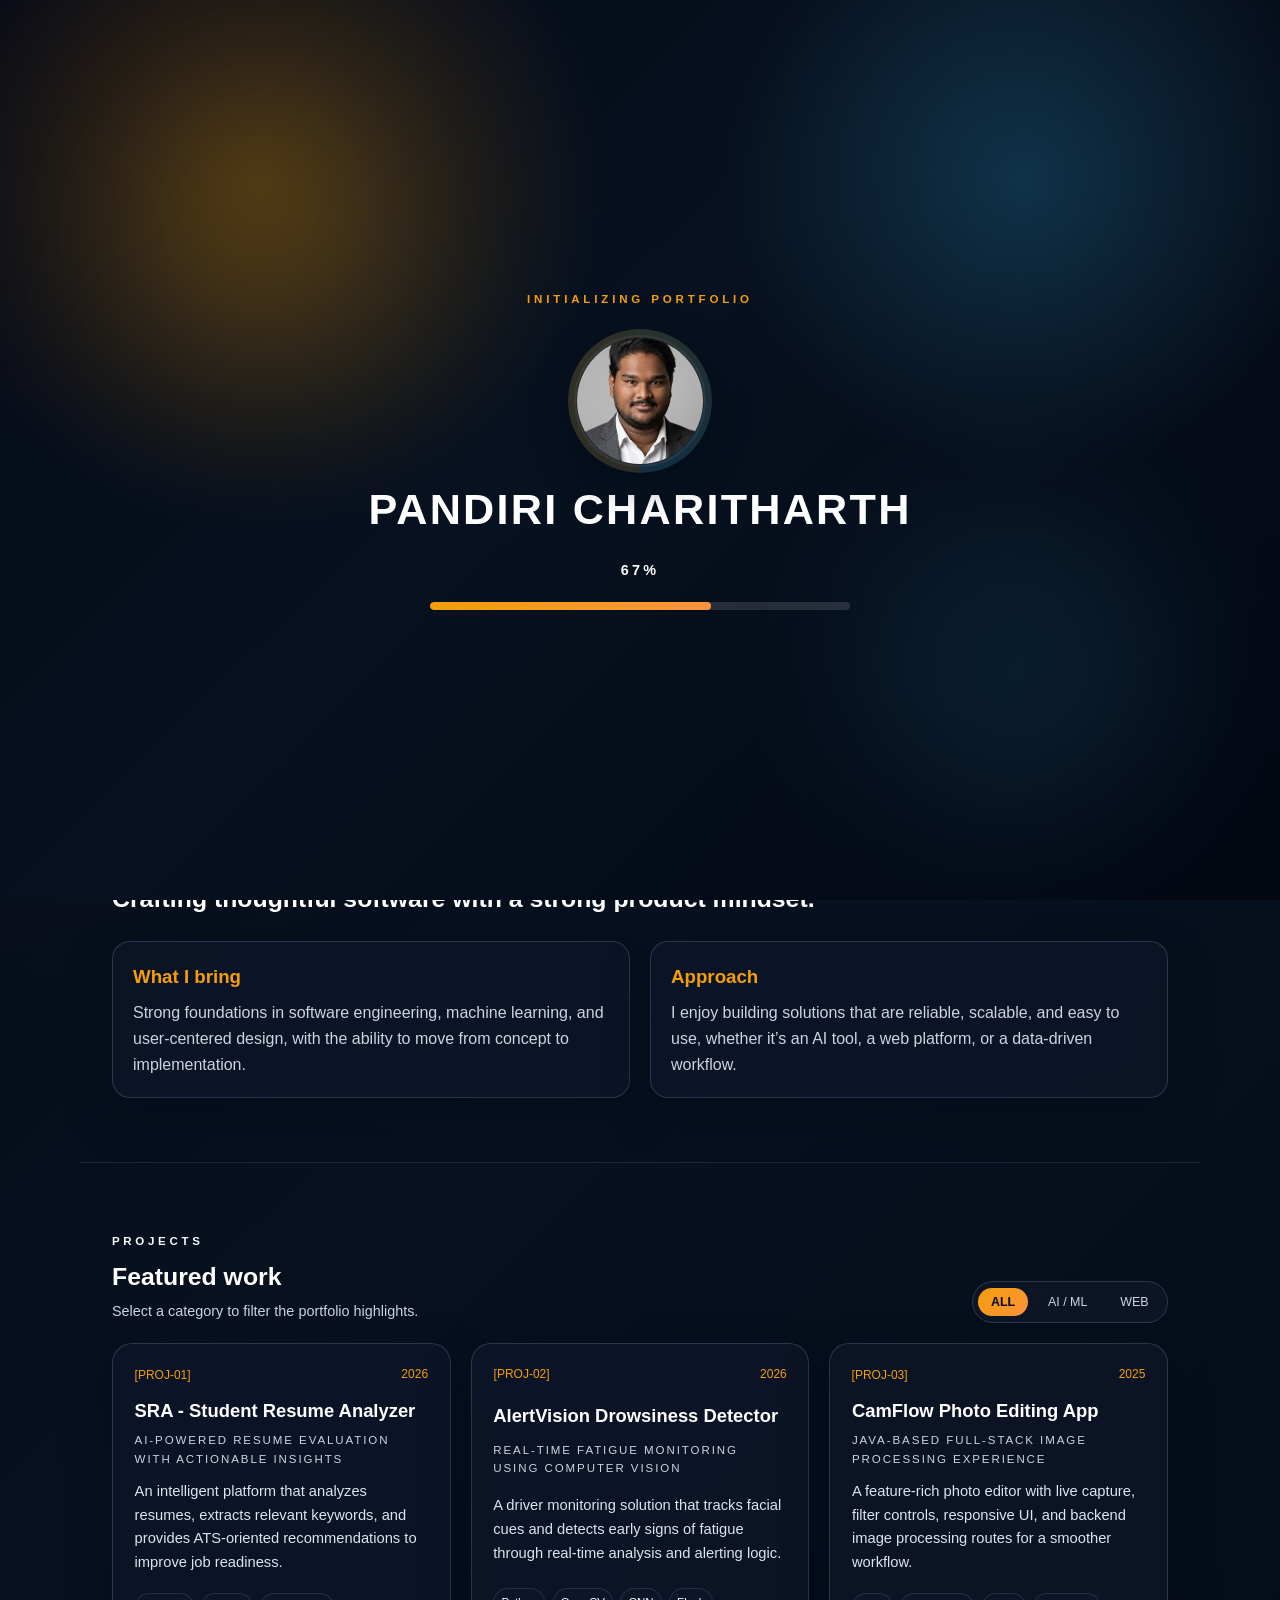
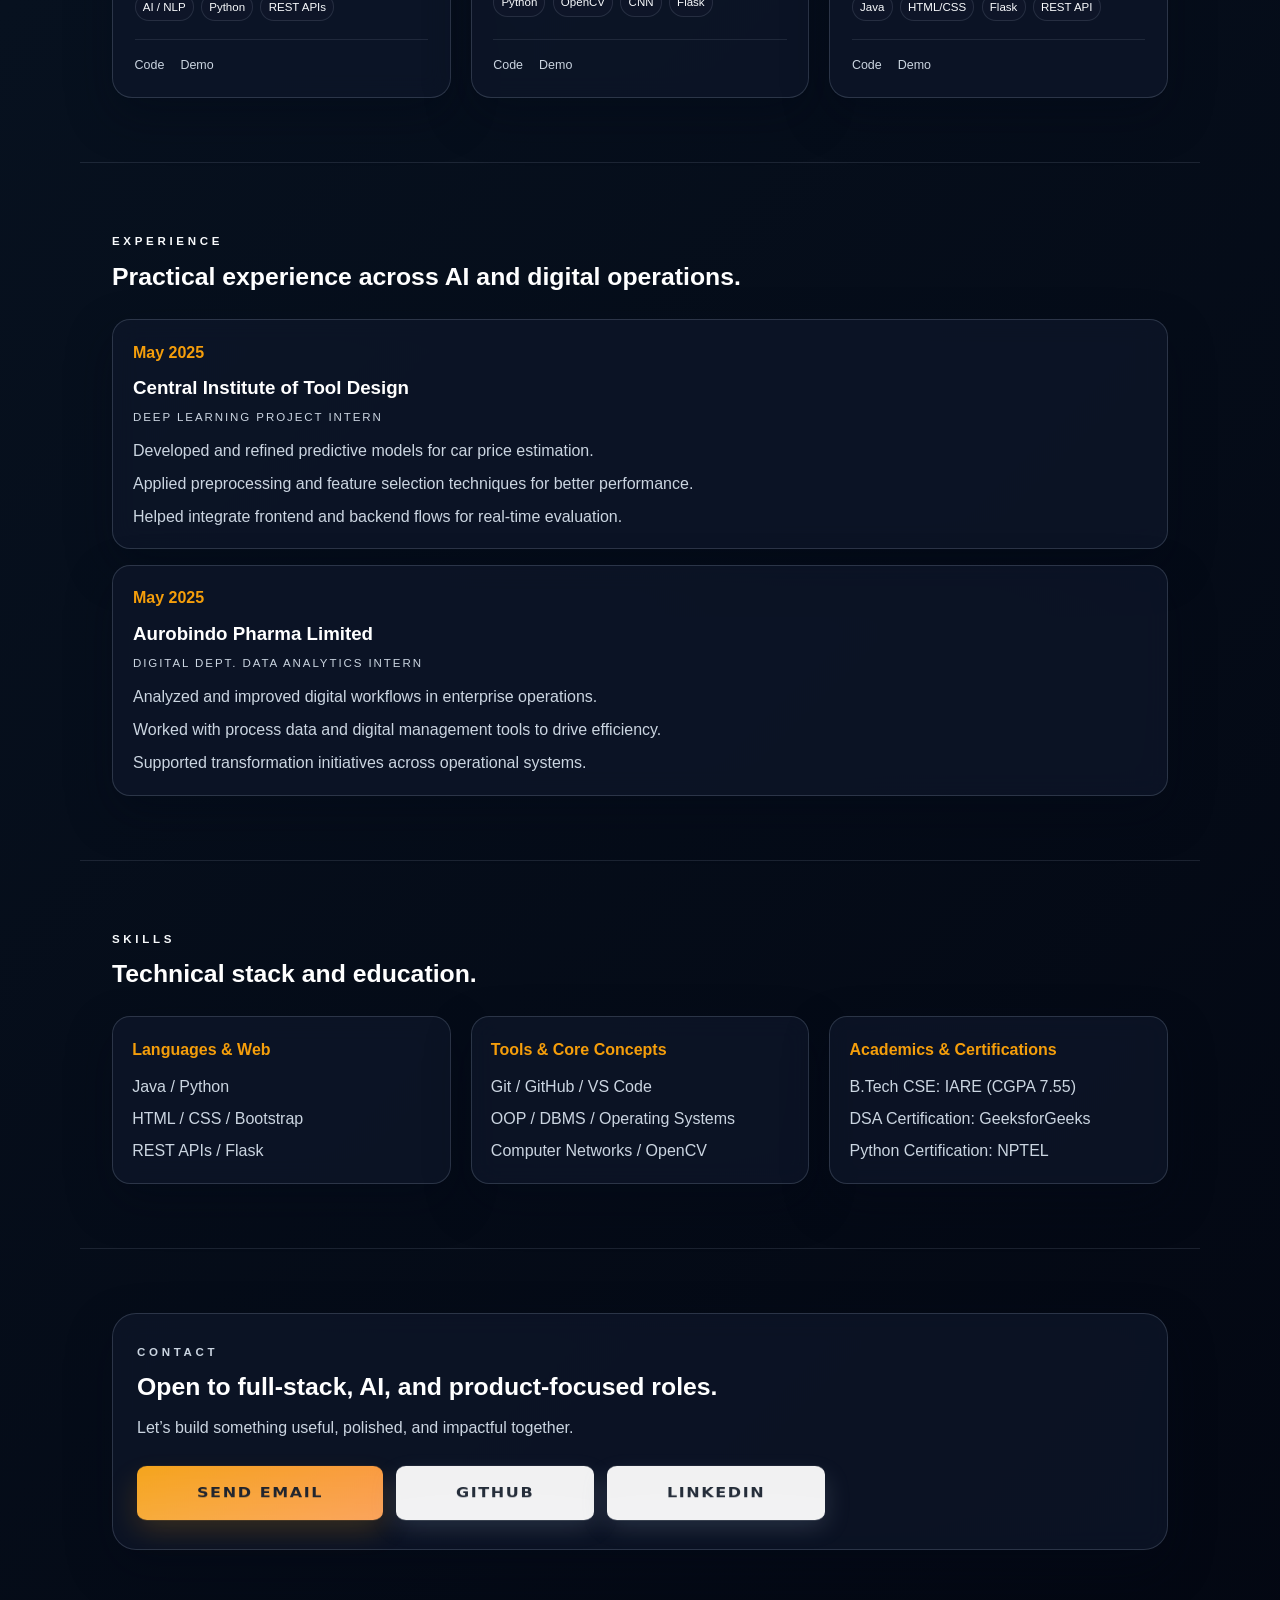
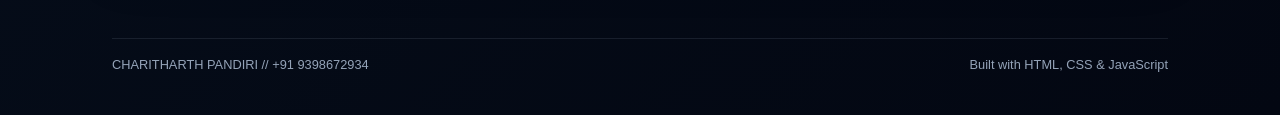
<file: index.html>
<!DOCTYPE html>
<html lang="en">
<head>
  <meta charset="UTF-8" />
  <meta name="viewport" content="width=device-width, initial-scale=1.0" />
  <title>Charitharth Pandiri | AI & Full-Stack Developer</title>
  <link rel="stylesheet" href="style.css" />
</head>
<body>
  <div id="loader">
    <div class="loader-content">
      <span class="loader-status">Initializing portfolio</span>
         <div class="loader-photo-wrap">
           <img class="loader-photo" src="assets/profilee.png" alt="Profile photo" />
         </div>
      <h1 class="loader-name">CHARITHARTH PANDIRI</h1>
      <div class="loader-percentage">
        <span class="percentage">0%</span>
      </div>
      <div class="loader-bar-container">
        <div class="progress-bar"></div>
      </div>
    </div>
  </div>

  <div class="site-shell">
    <div class="background-orb orb-one"></div>
    <div class="background-orb orb-two"></div>
    <div class="scanlines"></div>
    <div class="vignette"></div>

    <nav class="navbar">
      <a class="brand" href="#top">
        <span class="status-dot"></span>
        <span class="brand-text">CHARITHARTH PANDIRI</span>
      </a>
      <div class="nav-links">
        <a href="#projects">Archives</a>
        <a href="#experience">Experience</a>
        <a href="#stack">Modules</a>
        <a href="#contact">Contact</a>
      </div>
    </nav>

    <main id="top">
      <section class="hero">
        <div class="hero-copy reveal">
          <span class="badge">AI & FULL-STACK DEVELOPER</span>
          <h1>Building intelligent products that feel effortless.</h1>
          <p>
            I’m a Computer Science undergraduate focused on deep learning, AI-driven web experiences, and clean full-stack development that turns ideas into dependable products.
          </p>
          <div class="hero-actions">
            <a href="#projects" class="btn btn-50 btn-primary">EXPLORE PROJECTS</a>
            <a href="#contact" class="btn btn-50 btn-secondary">START A CONVERSATION</a>
          </div>
          <div class="hero-highlights">
            <div class="highlight-card">
              <strong>3+</strong>
              <span>Hands-on projects</span>
            </div>
            <div class="highlight-card">
              <strong>2</strong>
              <span>Industry internships</span>
            </div>
            <div class="highlight-card">
              <strong>AI</strong>
              <span>Computer vision & NLP</span>
            </div>
          </div>
        </div>

        <div class="hero-panel reveal">
          <div id="main-profile" class="main-profile" aria-hidden="true">
            <img src="assets/profile.png" alt="Profile" />
          </div>
          <p class="panel-label">CURRENT FOCUS</p>
          <h3>Designing practical AI solutions with modern interfaces.</h3>
          <ul>
            <li>Deep learning and computer vision workflows</li>
            <li>Responsive full-stack web applications</li>
            <li>Clear, measurable product thinking</li>
          </ul>
        </div>
      </section>

      <section id="about" class="section reveal">
        <div class="section-intro">
          <p class="eyebrow">ABOUT</p>
          <h2>Crafting thoughtful software with a strong product mindset.</h2>
        </div>
        <div class="about-grid">
          <article class="about-card">
            <h3>What I bring</h3>
            <p>Strong foundations in software engineering, machine learning, and user-centered design, with the ability to move from concept to implementation.</p>
          </article>
          <article class="about-card">
            <h3>Approach</h3>
            <p>I enjoy building solutions that are reliable, scalable, and easy to use, whether it’s an AI tool, a web platform, or a data-driven workflow.</p>
          </article>
        </div>
      </section>

      <section id="projects" class="section reveal">
        <div class="section-header">
          <div>
            <p class="eyebrow">PROJECTS</p>
            <h2>Featured work</h2>
            <p class="subtitle">Select a category to filter the portfolio highlights.</p>
          </div>

          <div class="filter-bar">
            <button class="filter-btn active" data-filter="all">ALL</button>
            <button class="filter-btn" data-filter="ai">AI / ML</button>
            <button class="filter-btn" data-filter="web">WEB</button>
          </div>
        </div>

        <div class="project-grid">
          <article class="project-card" data-category="ai" data-page="SRA.html">
            <div class="card-meta">
              <span>[PROJ-01]</span>
              <span>2026</span>
            </div>
            <h3>SRA - Student Resume Analyzer</h3>
            <p class="tagline">AI-powered resume evaluation with actionable insights</p>
            <p class="desc">
              An intelligent platform that analyzes resumes, extracts relevant keywords, and provides ATS-oriented recommendations to improve job readiness.
            </p>
            <div class="tags">
              <span>AI / NLP</span><span>Python</span><span>REST APIs</span>
            </div>
            <div class="card-footer">
              <a href="https://github.com" target="_blank">Code</a>
              <a href="#">Demo</a>
            </div>
          </article>

          <article class="project-card" data-category="ai" data-page="alertvision.html">
            <div class="card-meta">
              <span>[PROJ-02]</span>
              <span>2026</span>
            </div>
            <h3>AlertVision Drowsiness Detector</h3>
            <p class="tagline">Real-time fatigue monitoring using computer vision</p>
            <p class="desc">
              A driver monitoring solution that tracks facial cues and detects early signs of fatigue through real-time analysis and alerting logic.
            </p>
            <div class="tags">
              <span>Python</span><span>OpenCV</span><span>CNN</span><span>Flask</span>
            </div>
            <div class="card-footer">
              <a href="https://github.com" target="_blank">Code</a>
              <a href="#">Demo</a>
            </div>
          </article>

          <article class="project-card" data-category="web" data-page="camflow.html">
            <div class="card-meta">
              <span>[PROJ-03]</span>
              <span>2025</span>
            </div>
            <h3>CamFlow Photo Editing App</h3>
            <p class="tagline">Java-based full-stack image processing experience</p>
            <p class="desc">
              A feature-rich photo editor with live capture, filter controls, responsive UI, and backend image processing routes for a smoother workflow.
            </p>
            <div class="tags">
              <span>Java</span><span>HTML/CSS</span><span>Flask</span><span>REST API</span>
            </div>
            <div class="card-footer">
              <a href="https://github.com" target="_blank">Code</a>
              <a href="#">Demo</a>
            </div>
          </article>
        </div>
      </section>

      <section id="experience" class="section reveal">
        <div class="section-intro">
          <p class="eyebrow">EXPERIENCE</p>
          <h2>Practical experience across AI and digital operations.</h2>
        </div>
        <div class="timeline">
          <article class="timeline-card">
            <div class="timeline-badge">May 2025</div>
            <h3>Central Institute of Tool Design</h3>
            <p class="tagline">Deep Learning Project Intern</p>
            <ul>
              <li>Developed and refined predictive models for car price estimation.</li>
              <li>Applied preprocessing and feature selection techniques for better performance.</li>
              <li>Helped integrate frontend and backend flows for real-time evaluation.</li>
            </ul>
          </article>

          <article class="timeline-card">
            <div class="timeline-badge">May 2025</div>
            <h3>Aurobindo Pharma Limited</h3>
            <p class="tagline">Digital Dept. Data Analytics Intern</p>
            <ul>
              <li>Analyzed and improved digital workflows in enterprise operations.</li>
              <li>Worked with process data and digital management tools to drive efficiency.</li>
              <li>Supported transformation initiatives across operational systems.</li>
            </ul>
          </article>
        </div>
      </section>

      <section id="stack" class="section reveal">
        <div class="section-intro">
          <p class="eyebrow">SKILLS</p>
          <h2>Technical stack and education.</h2>
        </div>
        <div class="stack-grid">
          <div class="stack-box">
            <h4>Languages & Web</h4>
            <ul>
              <li>Java / Python</li>
              <li>HTML / CSS / Bootstrap</li>
              <li>REST APIs / Flask</li>
            </ul>
          </div>

          <div class="stack-box">
            <h4>Tools & Core Concepts</h4>
            <ul>
              <li>Git / GitHub / VS Code</li>
              <li>OOP / DBMS / Operating Systems</li>
              <li>Computer Networks / OpenCV</li>
            </ul>
          </div>

          <div class="stack-box">
            <h4>Academics & Certifications</h4>
            <ul>
              <li>B.Tech CSE: IARE (CGPA 7.55)</li>
              <li>DSA Certification: GeeksforGeeks</li>
              <li>Python Certification: NPTEL</li>
            </ul>
          </div>
        </div>
      </section>

      <section id="contact" class="section reveal">
        <div class="contact-card">
          <div>
            <p class="eyebrow">CONTACT</p>
            <h2>Open to full-stack, AI, and product-focused roles.</h2>
            <p>Let’s build something useful, polished, and impactful together.</p>
          </div>
          <div class="contact-actions">
            <a href="mailto:pcharitharth@gmail.com" class="btn btn-50 btn-primary">SEND EMAIL</a>
            <a href="https://github.com" target="_blank" class="btn btn-50 btn-secondary">GITHUB</a>
            <a href="https://linkedin.com" target="_blank" class="btn btn-50 btn-secondary">LINKEDIN</a>
          </div>
        </div>
      </section>
    </main>

    <footer class="footer">
      <div class="footer-content">
        <span>CHARITHARTH PANDIRI // +91 9398672934</span>
        <span>Built with HTML, CSS & JavaScript</span>
      </div>
    </footer>
  </div>

  <script src="script.js"></script>
</body>
</html>
</file>
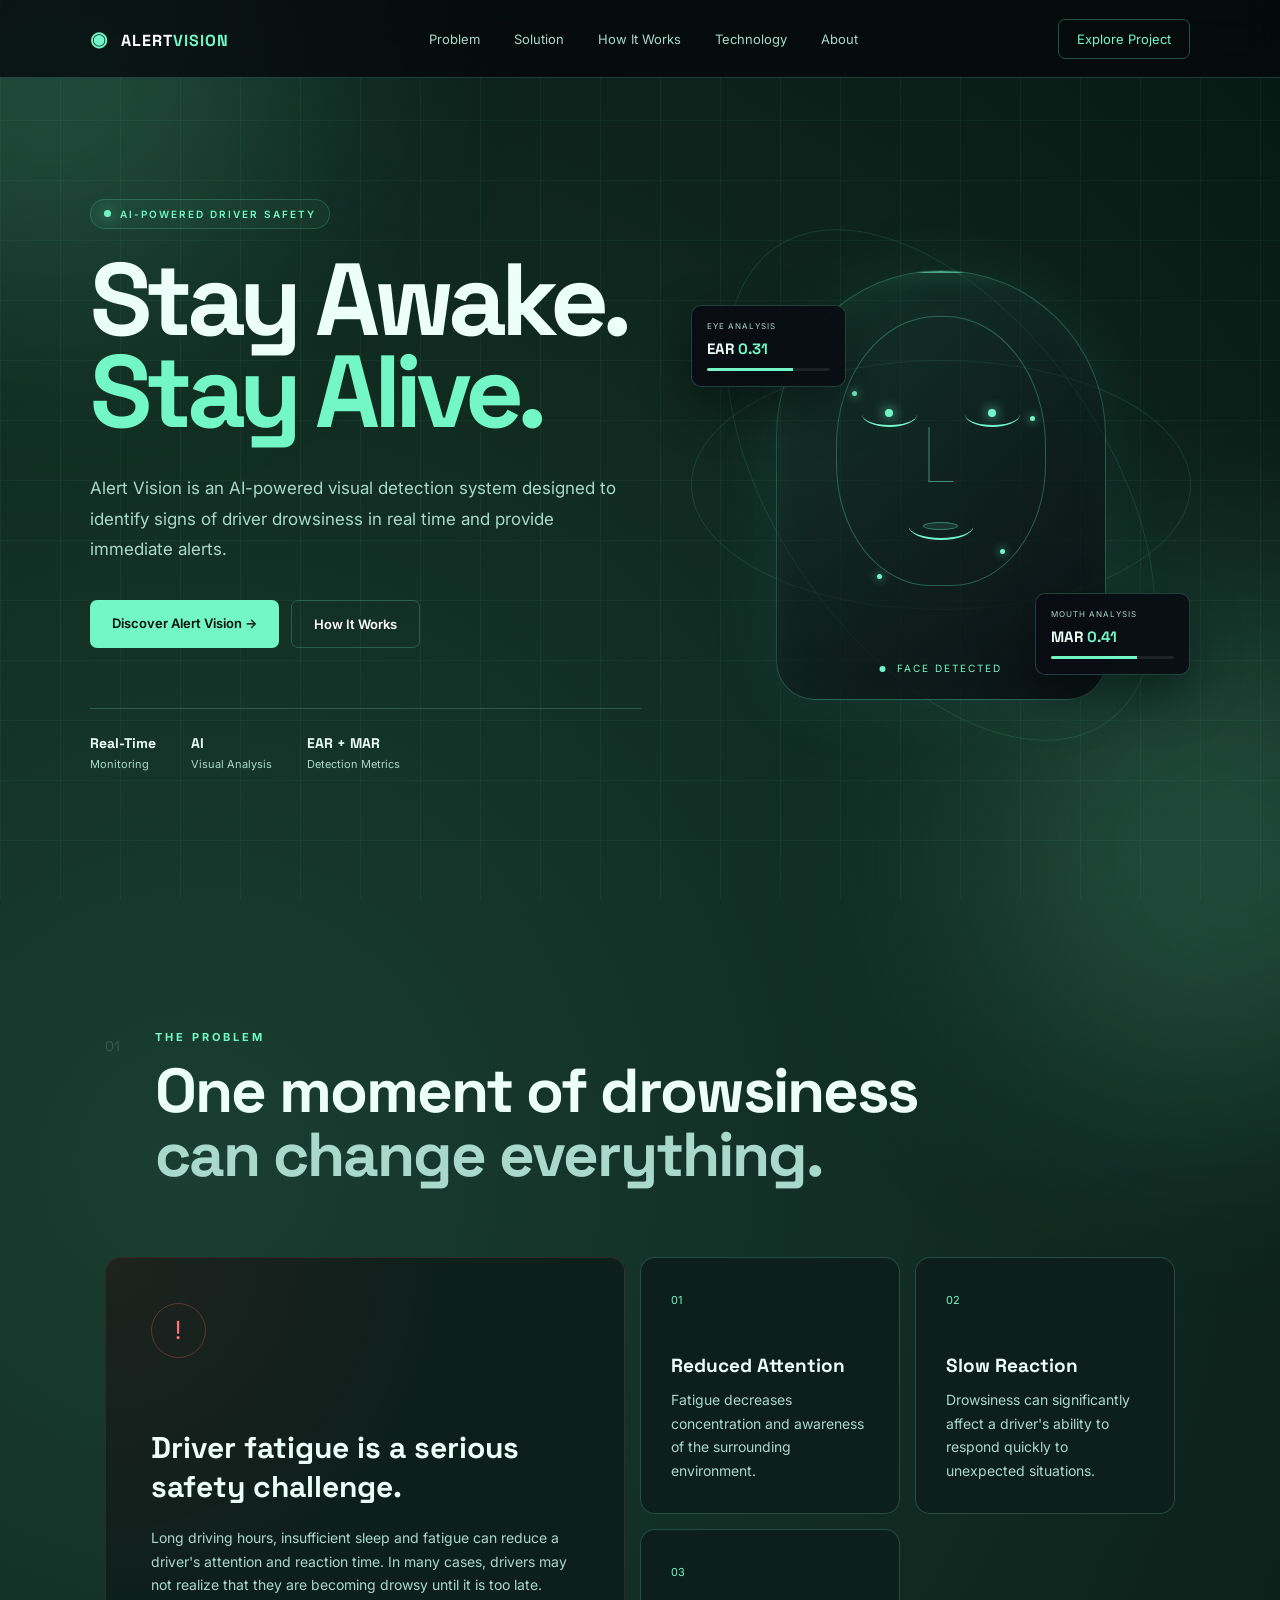
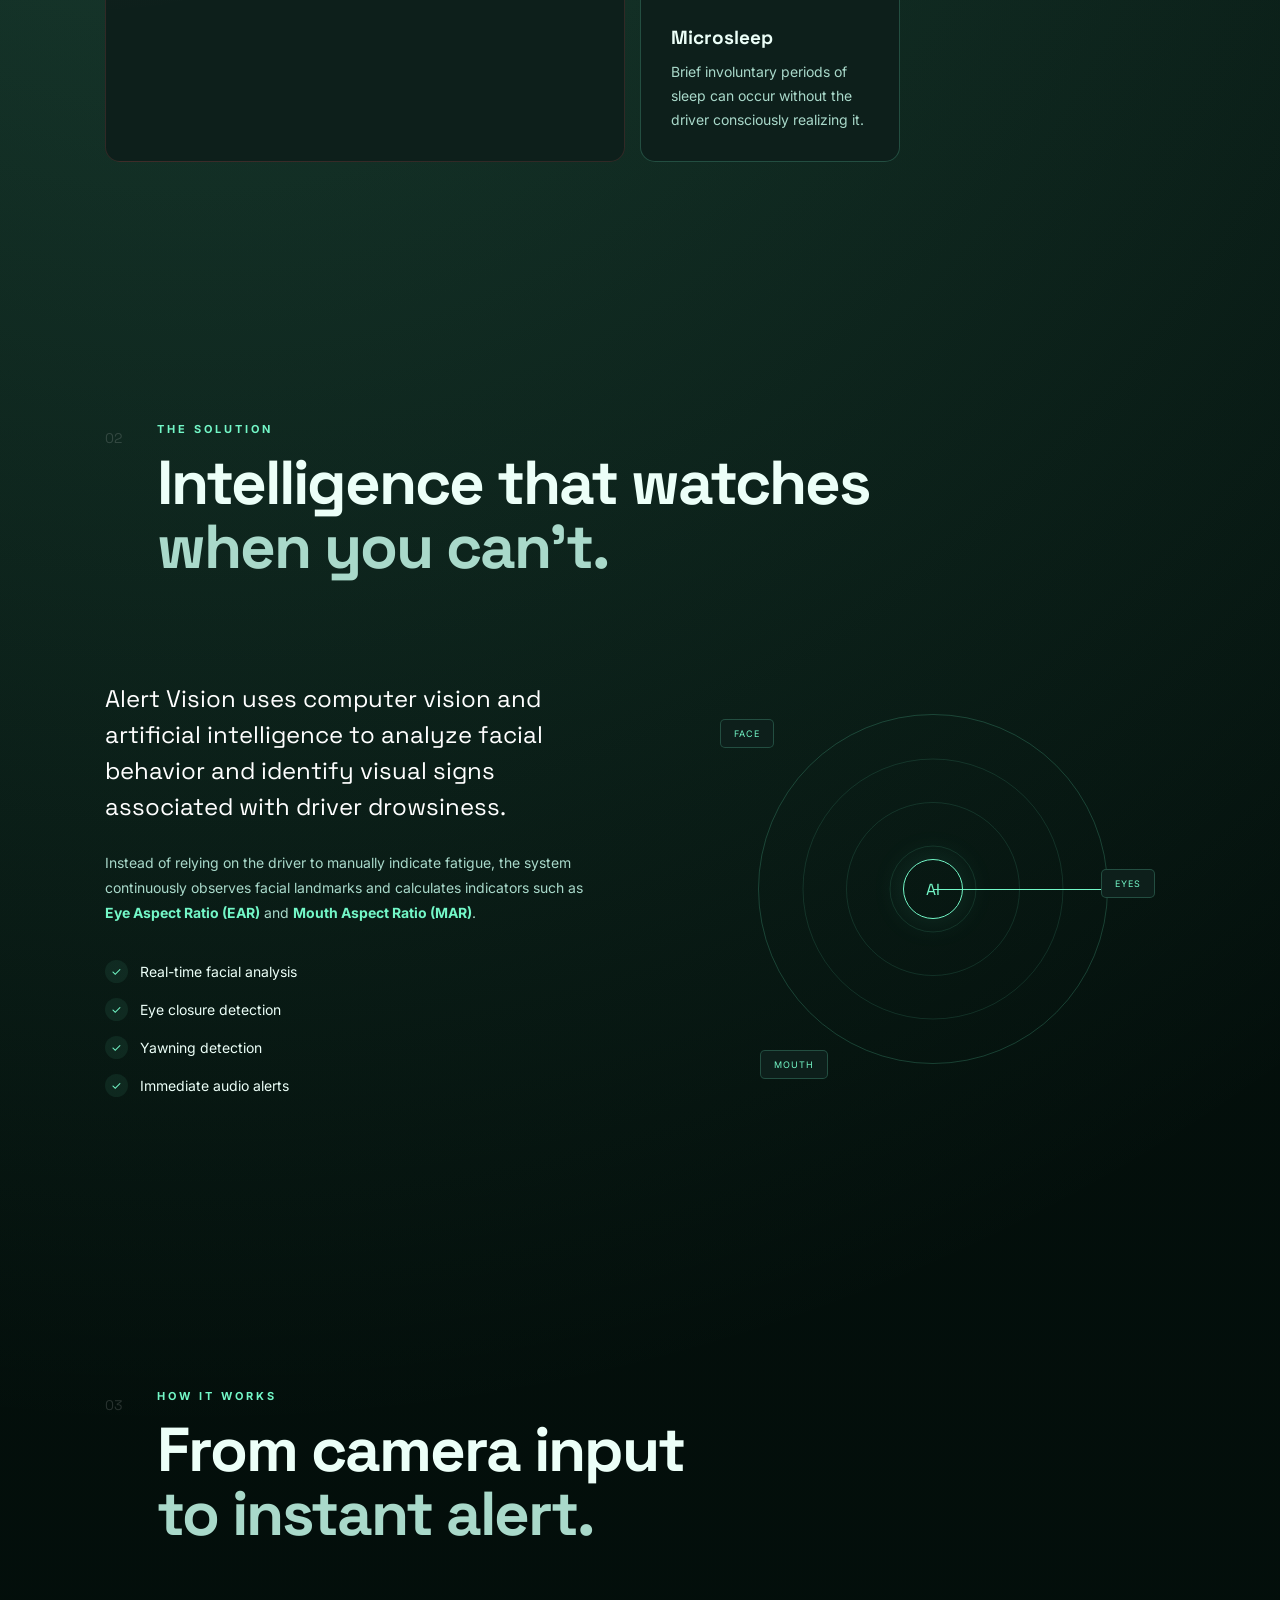
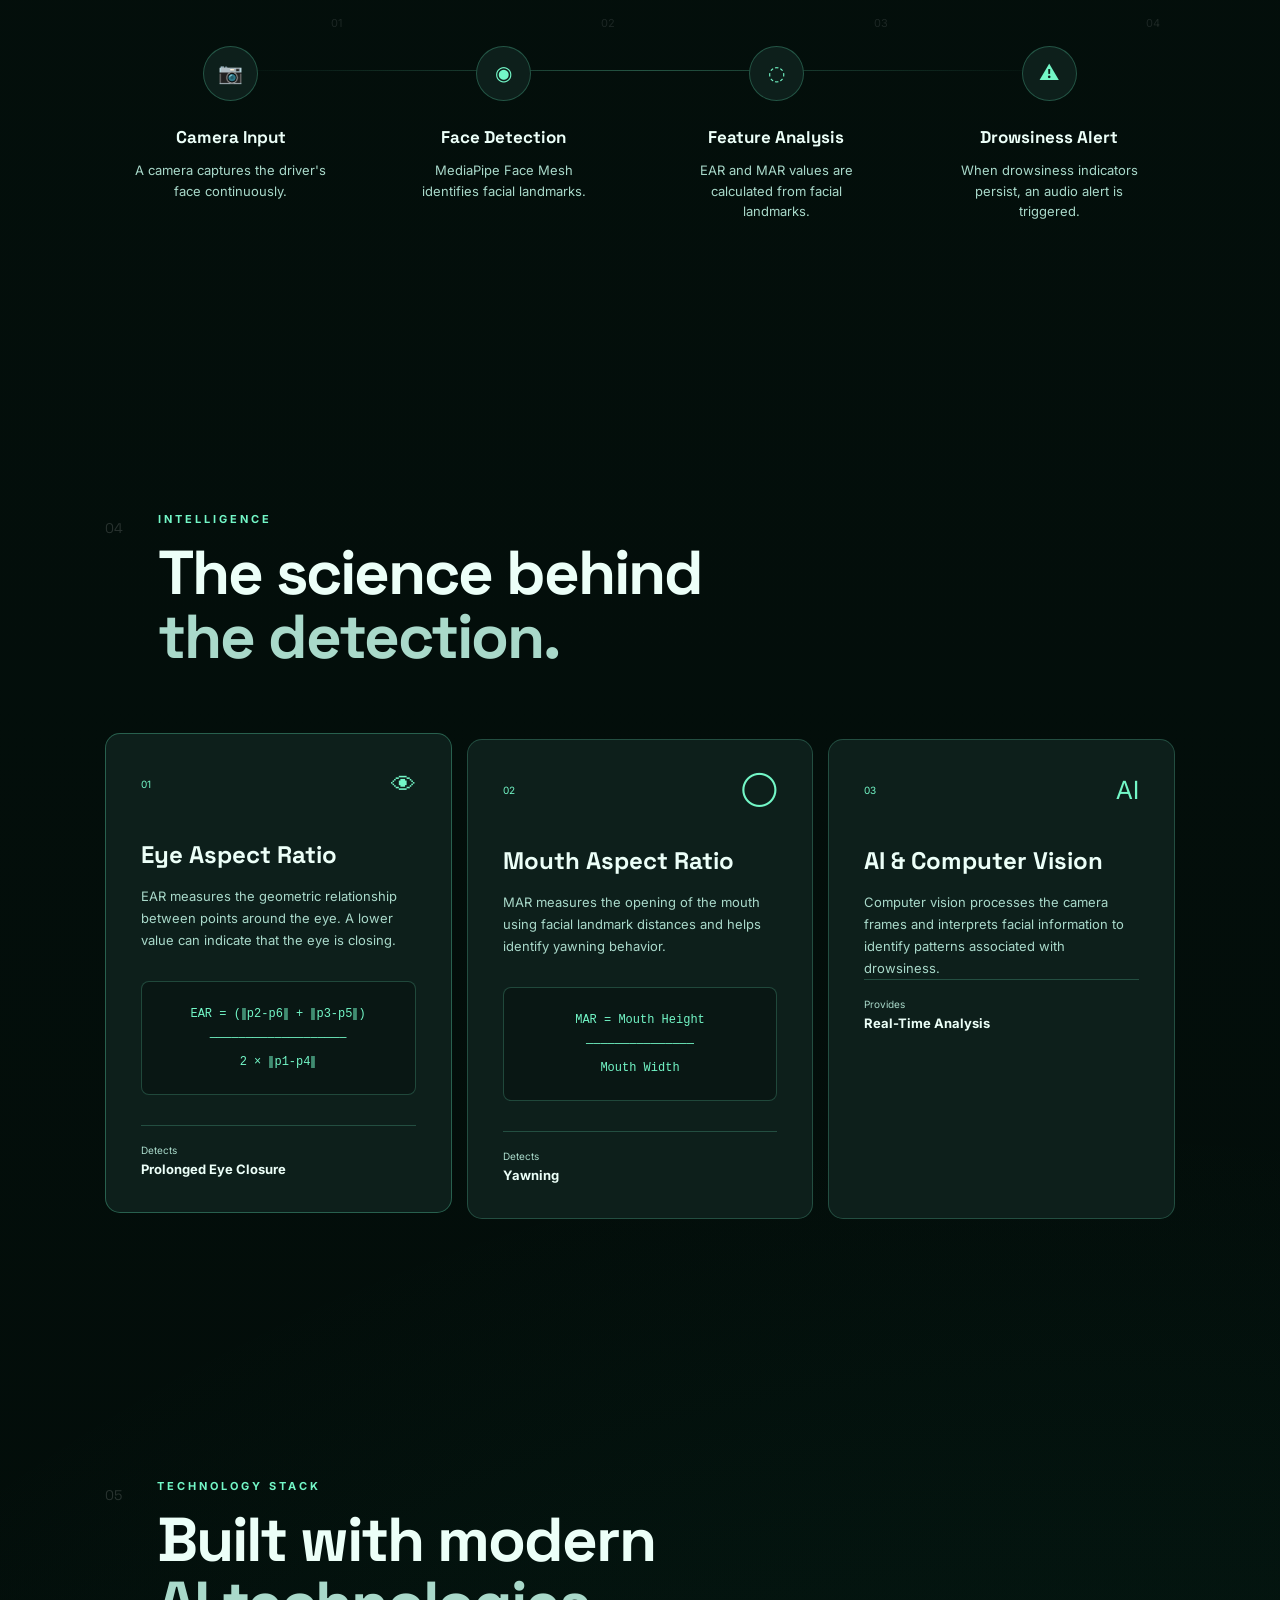
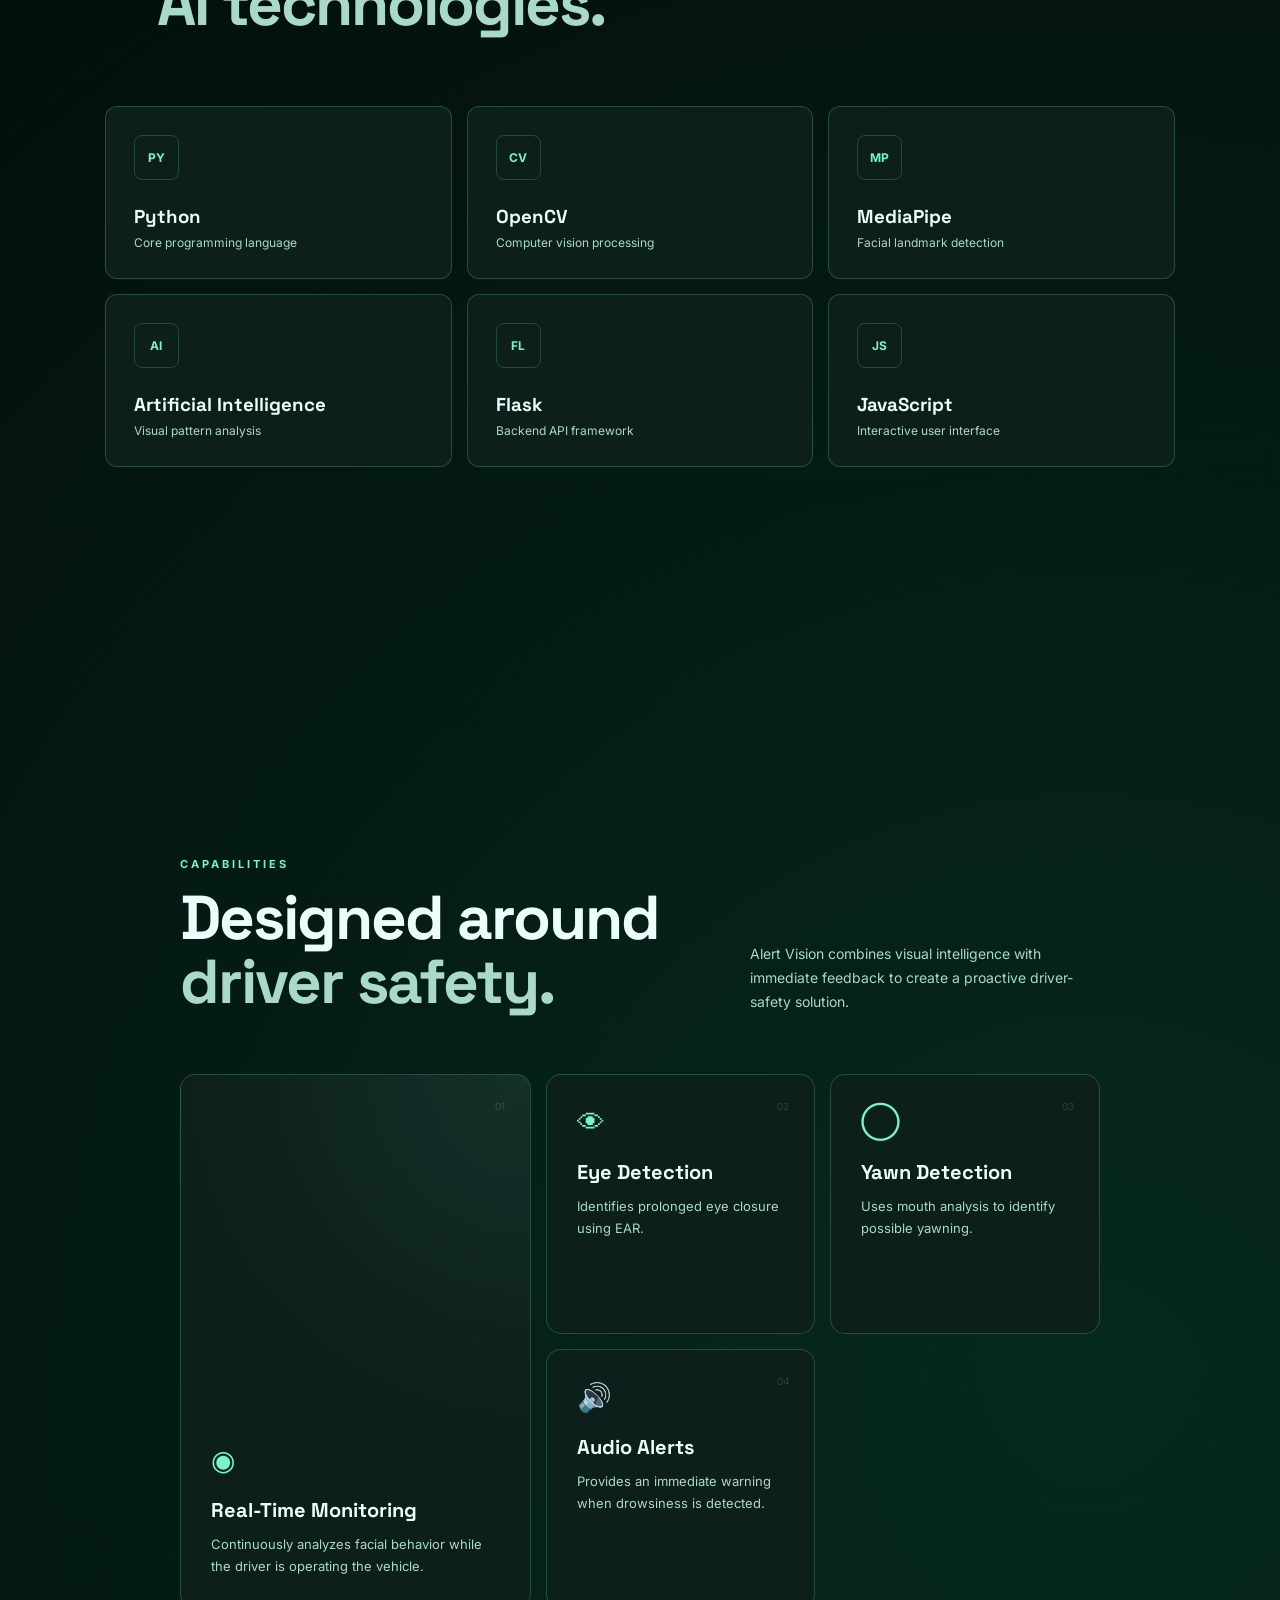
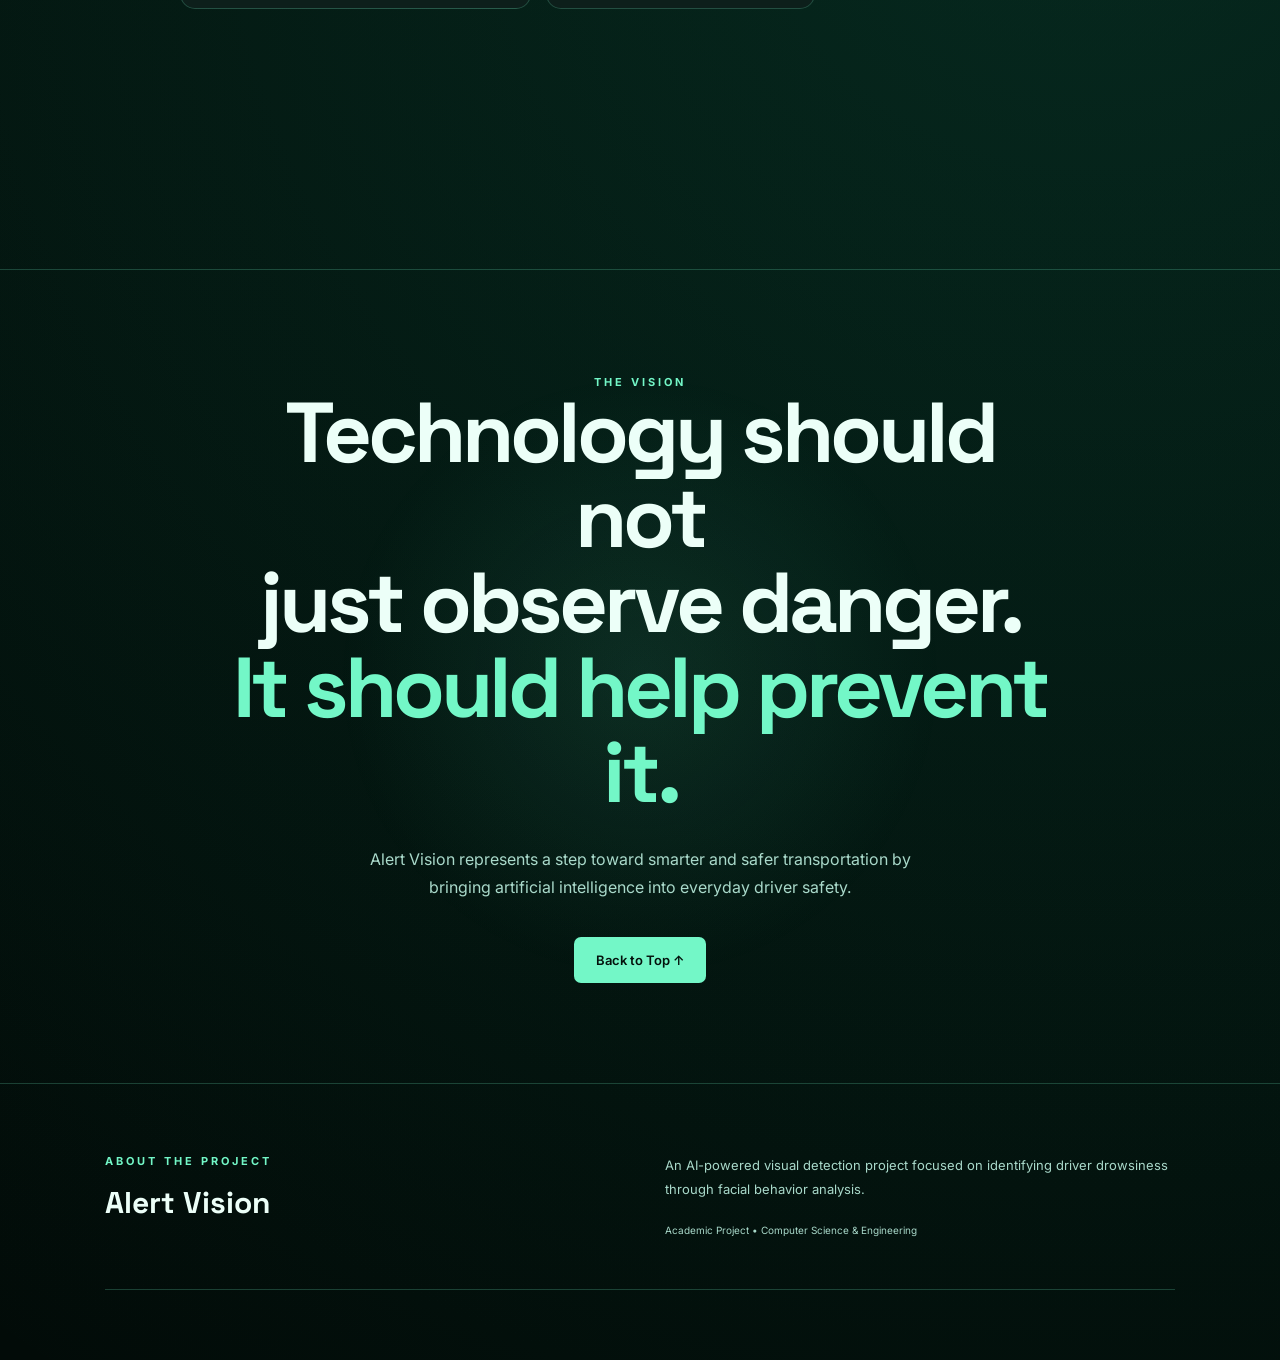
<file: alertvision.html>
<!DOCTYPE html>
<html lang="en">
<head>
    <meta charset="UTF-8">
    <meta name="viewport" content="width=device-width, initial-scale=1.0">

    <title>Alert Vision | AI-Powered Driver Safety</title>

    <link rel="preconnect" href="https://fonts.googleapis.com">
    <link rel="preconnect" href="https://fonts.gstatic.com" crossorigin>
    <link href="https://fonts.googleapis.com/css2?family=Inter:wght@400;500;600;700;800&family=Space+Grotesk:wght@500;600;700&display=swap" rel="stylesheet">

    <link rel="stylesheet" href="alertvision.css">
</head>

<body>

    <!-- Background -->
    <div class="background-grid"></div>
    <div class="glow glow-one"></div>
    <div class="glow glow-two"></div>

    <!-- Navigation -->
    <header class="navbar">
        <a href="#home" class="logo">
            <span class="logo-icon">◉</span>
            ALERT<span>VISION</span>
        </a>

        <nav>
            <a href="#problem">Problem</a>
            <a href="#solution">Solution</a>
            <a href="#working">How It Works</a>
            <a href="#technology">Technology</a>
            <a href="#about">About</a>
        </nav>

        <a href="#working" class="nav-button">Explore Project</a>

        <button class="menu-btn" id="menuBtn">☰</button>
    </header>


    <!-- HERO -->
    <main>

        <section class="hero" id="home">

            <div class="hero-content">

                <div class="badge">
                    <span class="pulse"></span>
                    AI-POWERED DRIVER SAFETY
                </div>

                <h1>
                    Stay Awake.<br>
                    <span>Stay Alive.</span>
                </h1>

                <p class="hero-description">
                    Alert Vision is an AI-powered visual detection system
                    designed to identify signs of driver drowsiness in real time
                    and provide immediate alerts.
                </p>

                <div class="hero-buttons">
                    <a href="#solution" class="primary-btn">
                        Discover Alert Vision →
                    </a>

                    <a href="#working" class="secondary-btn">
                        How It Works
                    </a>
                </div>

                <div class="hero-stats">
                    <div>
                        <strong>Real-Time</strong>
                        <span>Monitoring</span>
                    </div>

                    <div>
                        <strong>AI</strong>
                        <span>Visual Analysis</span>
                    </div>

                    <div>
                        <strong>EAR + MAR</strong>
                        <span>Detection Metrics</span>
                    </div>
                </div>

            </div>


            <!-- AI VISUAL -->
            <div class="hero-visual">

                <div class="orbit orbit-one"></div>
                <div class="orbit orbit-two"></div>

                <div class="face-card">

                    <div class="scan-line"></div>

                    <div class="face-outline">

                        <div class="eye left-eye">
                            <span></span>
                        </div>

                        <div class="eye right-eye">
                            <span></span>
                        </div>

                        <div class="nose"></div>

                        <div class="mouth">
                            <span></span>
                        </div>

                    </div>

                    <div class="face-point p1"></div>
                    <div class="face-point p2"></div>
                    <div class="face-point p3"></div>
                    <div class="face-point p4"></div>

                    <div class="detection-label">
                        <span class="status-dot"></span>
                        FACE DETECTED
                    </div>

                </div>

                <div class="floating-card card-ear">
                    <small>EYE ANALYSIS</small>
                    <strong>EAR <span>0.28</span></strong>
                    <div class="mini-bar">
                        <i></i>
                    </div>
                </div>

                <div class="floating-card card-mar">
                    <small>MOUTH ANALYSIS</small>
                    <strong>MAR <span>0.34</span></strong>
                    <div class="mini-bar">
                        <i></i>
                    </div>
                </div>

            </div>

        </section>


        <!-- PROBLEM -->
        <section class="section problem-section" id="problem">

            <div class="section-heading">
                <span class="section-number">01</span>

                <div>
                    <p class="eyebrow">THE PROBLEM</p>
                    <h2>One moment of drowsiness<br><span>can change everything.</span></h2>
                </div>
            </div>

            <div class="problem-grid">

                <div class="problem-main">
                    <div class="warning-icon">!</div>

                    <h3>Driver fatigue is a serious safety challenge.</h3>

                    <p>
                        Long driving hours, insufficient sleep and fatigue can
                        reduce a driver's attention and reaction time. In many
                        cases, drivers may not realize that they are becoming
                        drowsy until it is too late.
                    </p>
                </div>

                <div class="problem-card">
                    <span>01</span>
                    <h3>Reduced Attention</h3>
                    <p>
                        Fatigue decreases concentration and awareness of the
                        surrounding environment.
                    </p>
                </div>

                <div class="problem-card">
                    <span>02</span>
                    <h3>Slow Reaction</h3>
                    <p>
                        Drowsiness can significantly affect a driver's ability
                        to respond quickly to unexpected situations.
                    </p>
                </div>

                <div class="problem-card">
                    <span>03</span>
                    <h3>Microsleep</h3>
                    <p>
                        Brief involuntary periods of sleep can occur without
                        the driver consciously realizing it.
                    </p>
                </div>

            </div>

        </section>


        <!-- SOLUTION -->
        <section class="section solution-section" id="solution">

            <div class="section-heading">

                <span class="section-number">02</span>

                <div>
                    <p class="eyebrow">THE SOLUTION</p>

                    <h2>
                        Intelligence that watches<br>
                        <span>when you can't.</span>
                    </h2>
                </div>

            </div>

            <div class="solution-layout">

                <div class="solution-text">

                    <p class="large-text">
                        Alert Vision uses computer vision and artificial
                        intelligence to analyze facial behavior and identify
                        visual signs associated with driver drowsiness.
                    </p>

                    <p>
                        Instead of relying on the driver to manually indicate
                        fatigue, the system continuously observes facial
                        landmarks and calculates indicators such as
                        <strong>Eye Aspect Ratio (EAR)</strong> and
                        <strong>Mouth Aspect Ratio (MAR)</strong>.
                    </p>

                    <div class="solution-list">

                        <div>
                            <span>✓</span>
                            Real-time facial analysis
                        </div>

                        <div>
                            <span>✓</span>
                            Eye closure detection
                        </div>

                        <div>
                            <span>✓</span>
                            Yawning detection
                        </div>

                        <div>
                            <span>✓</span>
                            Immediate audio alerts
                        </div>

                    </div>

                </div>


                <div class="solution-visual">

                    <div class="radar">
                        <div class="radar-circle c1"></div>
                        <div class="radar-circle c2"></div>
                        <div class="radar-circle c3"></div>
                        <div class="radar-line"></div>
                        <div class="radar-center">AI</div>
                    </div>

                    <div class="radar-label label-one">
                        FACE
                    </div>

                    <div class="radar-label label-two">
                        EYES
                    </div>

                    <div class="radar-label label-three">
                        MOUTH
                    </div>

                </div>

            </div>

        </section>


        <!-- HOW IT WORKS -->
        <section class="section working-section" id="working">

            <div class="section-heading">

                <span class="section-number">03</span>

                <div>
                    <p class="eyebrow">HOW IT WORKS</p>

                    <h2>
                        From camera input<br>
                        <span>to instant alert.</span>
                    </h2>
                </div>

            </div>


            <div class="workflow">

                <div class="workflow-line"></div>

                <div class="workflow-step">

                    <div class="step-number">01</div>

                    <div class="step-icon">📷</div>

                    <h3>Camera Input</h3>

                    <p>
                        A camera captures the driver's face continuously.
                    </p>

                </div>


                <div class="workflow-step">

                    <div class="step-number">02</div>

                    <div class="step-icon">◉</div>

                    <h3>Face Detection</h3>

                    <p>
                        MediaPipe Face Mesh identifies facial landmarks.
                    </p>

                </div>


                <div class="workflow-step">

                    <div class="step-number">03</div>

                    <div class="step-icon">◌</div>

                    <h3>Feature Analysis</h3>

                    <p>
                        EAR and MAR values are calculated from facial landmarks.
                    </p>

                </div>


                <div class="workflow-step">

                    <div class="step-number">04</div>

                    <div class="step-icon">⚠</div>

                    <h3>Drowsiness Alert</h3>

                    <p>
                        When drowsiness indicators persist, an audio alert is triggered.
                    </p>

                </div>

            </div>

        </section>


        <!-- ALGORITHMS -->
        <section class="section algorithms-section">

            <div class="section-heading">

                <span class="section-number">04</span>

                <div>
                    <p class="eyebrow">INTELLIGENCE</p>

                    <h2>
                        The science behind<br>
                        <span>the detection.</span>
                    </h2>
                </div>

            </div>


            <div class="algorithm-grid">

                <article class="algorithm-card active">

                    <div class="algorithm-top">
                        <span class="algorithm-tag">01</span>
                        <span class="algorithm-symbol">👁</span>
                    </div>

                    <h3>Eye Aspect Ratio</h3>

                    <p>
                        EAR measures the geometric relationship between
                        points around the eye. A lower value can indicate
                        that the eye is closing.
                    </p>

                    <div class="formula">
                        EAR = (‖p2-p6‖ + ‖p3-p5‖)
                        <br>
                        ───────────────────
                        <br>
                        2 × ‖p1-p4‖
                    </div>

                    <div class="algorithm-result">
                        <span>Detects</span>
                        <strong>Prolonged Eye Closure</strong>
                    </div>

                </article>


                <article class="algorithm-card">

                    <div class="algorithm-top">
                        <span class="algorithm-tag">02</span>
                        <span class="algorithm-symbol">◯</span>
                    </div>

                    <h3>Mouth Aspect Ratio</h3>

                    <p>
                        MAR measures the opening of the mouth using facial
                        landmark distances and helps identify yawning behavior.
                    </p>

                    <div class="formula">
                        MAR = Mouth Height
                        <br>
                        ───────────────
                        <br>
                        Mouth Width
                    </div>

                    <div class="algorithm-result">
                        <span>Detects</span>
                        <strong>Yawning</strong>
                    </div>

                </article>


                <article class="algorithm-card">

                    <div class="algorithm-top">
                        <span class="algorithm-tag">03</span>
                        <span class="algorithm-symbol">AI</span>
                    </div>

                    <h3>AI & Computer Vision</h3>

                    <p>
                        Computer vision processes the camera frames and
                        interprets facial information to identify patterns
                        associated with drowsiness.
                    </p>

                    <div class="algorithm-result">
                        <span>Provides</span>
                        <strong>Real-Time Analysis</strong>
                    </div>

                </article>

            </div>

        </section>


        <!-- TECHNOLOGY -->
        <section class="section technology-section" id="technology">

            <div class="section-heading">

                <span class="section-number">05</span>

                <div>
                    <p class="eyebrow">TECHNOLOGY STACK</p>

                    <h2>
                        Built with modern<br>
                        <span>AI technologies.</span>
                    </h2>
                </div>

            </div>


            <div class="tech-grid">

                <div class="tech-card">
                    <div class="tech-icon">PY</div>
                    <h3>Python</h3>
                    <p>Core programming language</p>
                </div>

                <div class="tech-card">
                    <div class="tech-icon">CV</div>
                    <h3>OpenCV</h3>
                    <p>Computer vision processing</p>
                </div>

                <div class="tech-card">
                    <div class="tech-icon">MP</div>
                    <h3>MediaPipe</h3>
                    <p>Facial landmark detection</p>
                </div>

                <div class="tech-card">
                    <div class="tech-icon">AI</div>
                    <h3>Artificial Intelligence</h3>
                    <p>Visual pattern analysis</p>
                </div>

                <div class="tech-card">
                    <div class="tech-icon">FL</div>
                    <h3>Flask</h3>
                    <p>Backend API framework</p>
                </div>

                <div class="tech-card">
                    <div class="tech-icon">JS</div>
                    <h3>JavaScript</h3>
                    <p>Interactive user interface</p>
                </div>

            </div>

        </section>


        <!-- FEATURES -->
        <section class="section features-section">

            <div class="features-header">

                <div>
                    <p class="eyebrow">CAPABILITIES</p>

                    <h2>
                        Designed around<br>
                        <span>driver safety.</span>
                    </h2>
                </div>

                <p>
                    Alert Vision combines visual intelligence with immediate
                    feedback to create a proactive driver-safety solution.
                </p>

            </div>


            <div class="features-grid">

                <div class="feature-card big">
                    <span class="feature-number">01</span>
                    <div class="feature-icon">◉</div>
                    <h3>Real-Time Monitoring</h3>
                    <p>
                        Continuously analyzes facial behavior while the driver
                        is operating the vehicle.
                    </p>
                </div>

                <div class="feature-card">
                    <span class="feature-number">02</span>
                    <div class="feature-icon">👁</div>
                    <h3>Eye Detection</h3>
                    <p>
                        Identifies prolonged eye closure using EAR.
                    </p>
                </div>

                <div class="feature-card">
                    <span class="feature-number">03</span>
                    <div class="feature-icon">◯</div>
                    <h3>Yawn Detection</h3>
                    <p>
                        Uses mouth analysis to identify possible yawning.
                    </p>
                </div>

                <div class="feature-card">
                    <span class="feature-number">04</span>
                    <div class="feature-icon">🔊</div>
                    <h3>Audio Alerts</h3>
                    <p>
                        Provides an immediate warning when drowsiness is detected.
                    </p>
                </div>

            </div>

        </section>


        <!-- FUTURE -->
        <section class="future-section">

            <div class="future-content">

                <span class="eyebrow">THE VISION</span>

                <h2>
                    Technology should not<br>
                    just observe danger.<br>
                    <span>It should help prevent it.</span>
                </h2>

                <p>
                    Alert Vision represents a step toward smarter and safer
                    transportation by bringing artificial intelligence into
                    everyday driver safety.
                </p>

                <a href="#home" class="primary-btn">
                    Back to Top ↑
                </a>

            </div>

        </section>


        <!-- ABOUT -->
        <section class="about-section" id="about">

            <div class="about-content">

                <div>
                    <p class="eyebrow">ABOUT THE PROJECT</p>
                    <h2>Alert Vision</h2>
                </div>

                <div>
                    <p>
                        An AI-powered visual detection project focused on
                        identifying driver drowsiness through facial behavior
                        analysis.
                    </p>

                    <p class="copyright">
                        Academic Project • Computer Science & Engineering
                    </p>
                </div>

            </div>

        </section>

    </main>


    <script src="alertvision.js"></script>

</body>
</html>
</file>
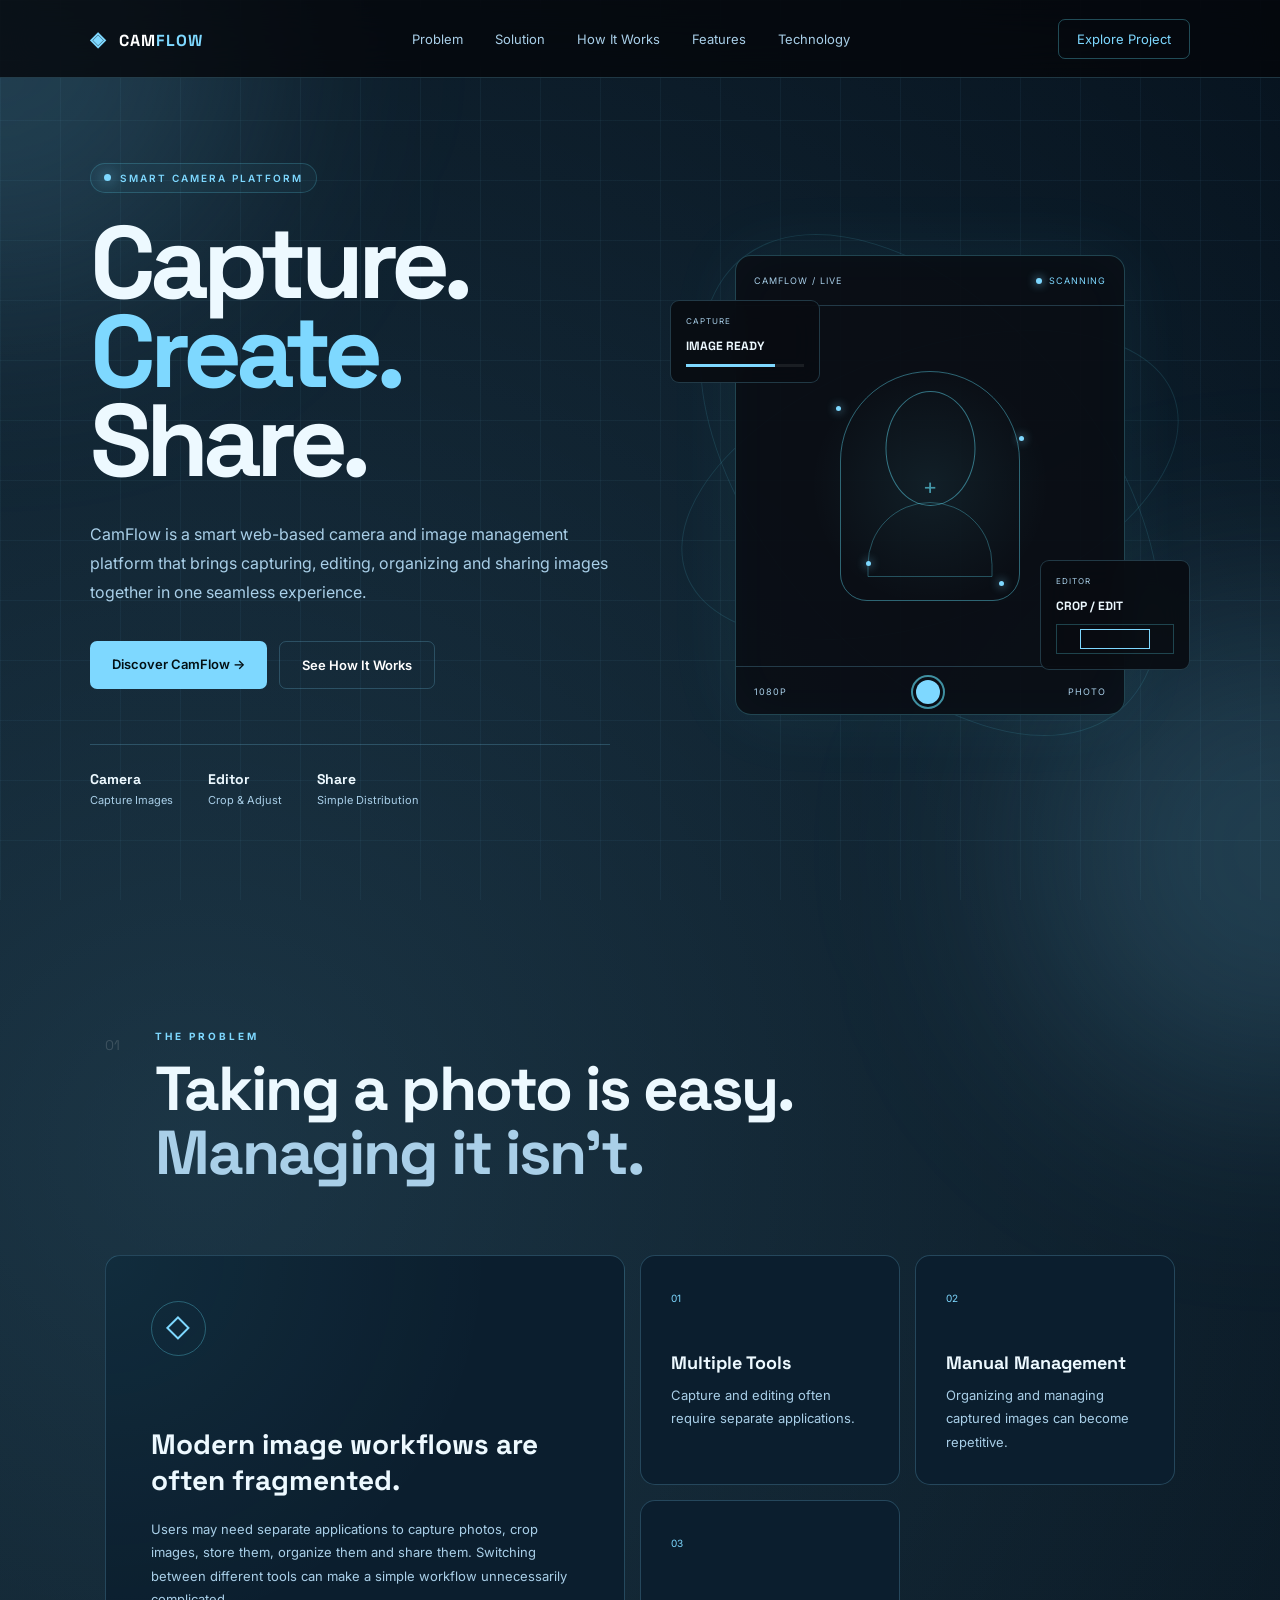
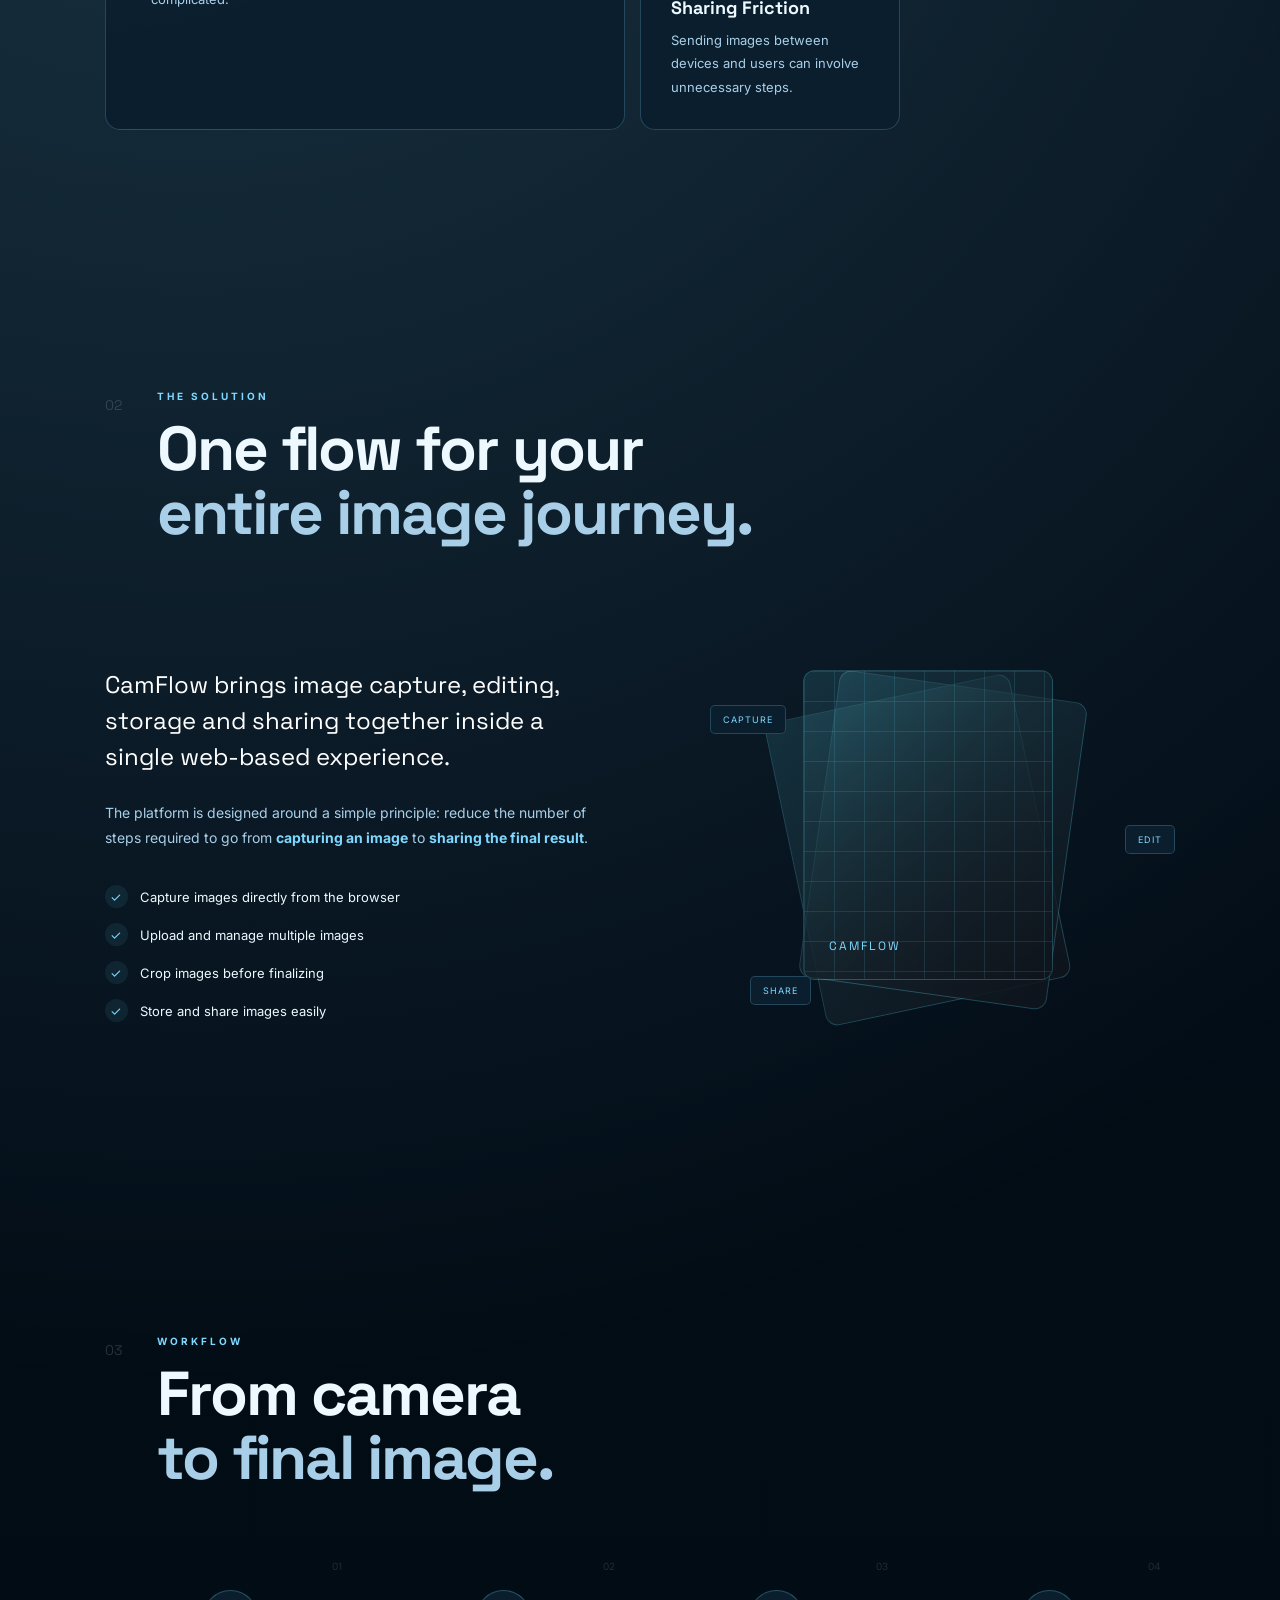
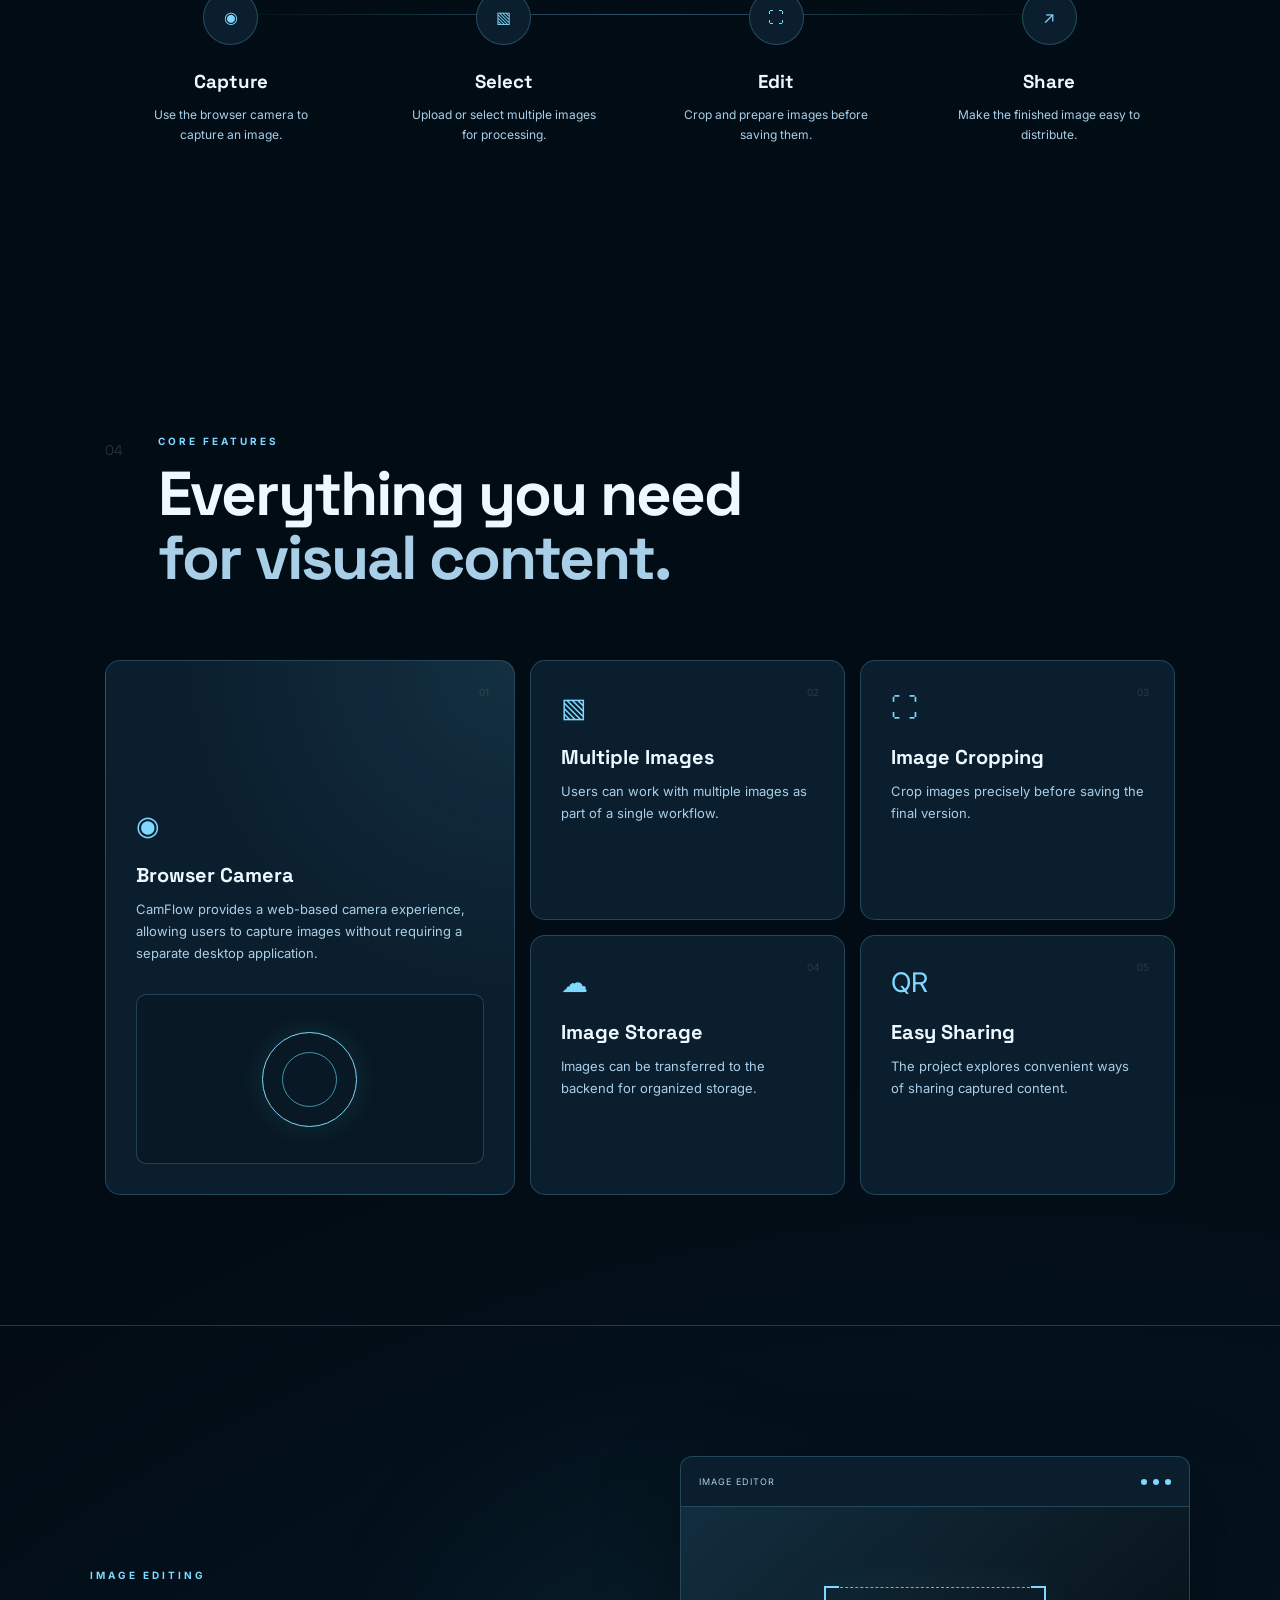
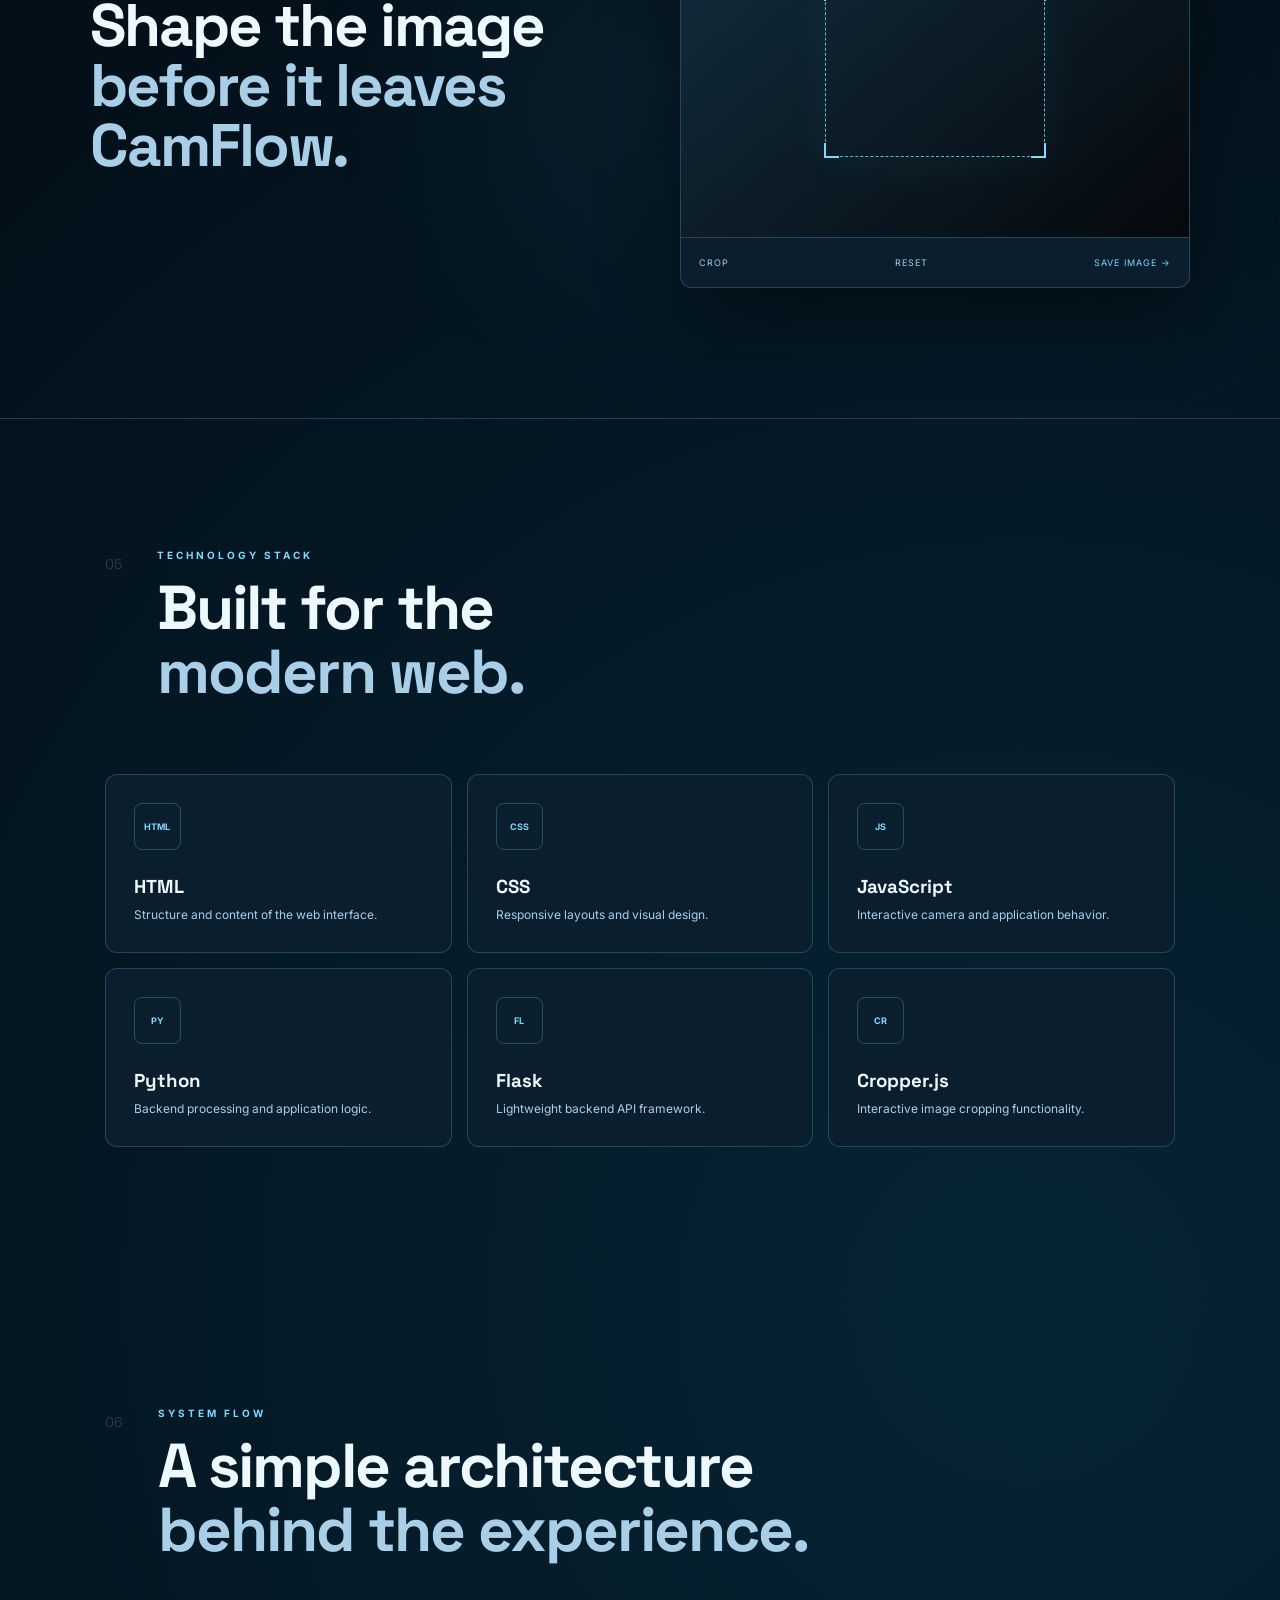
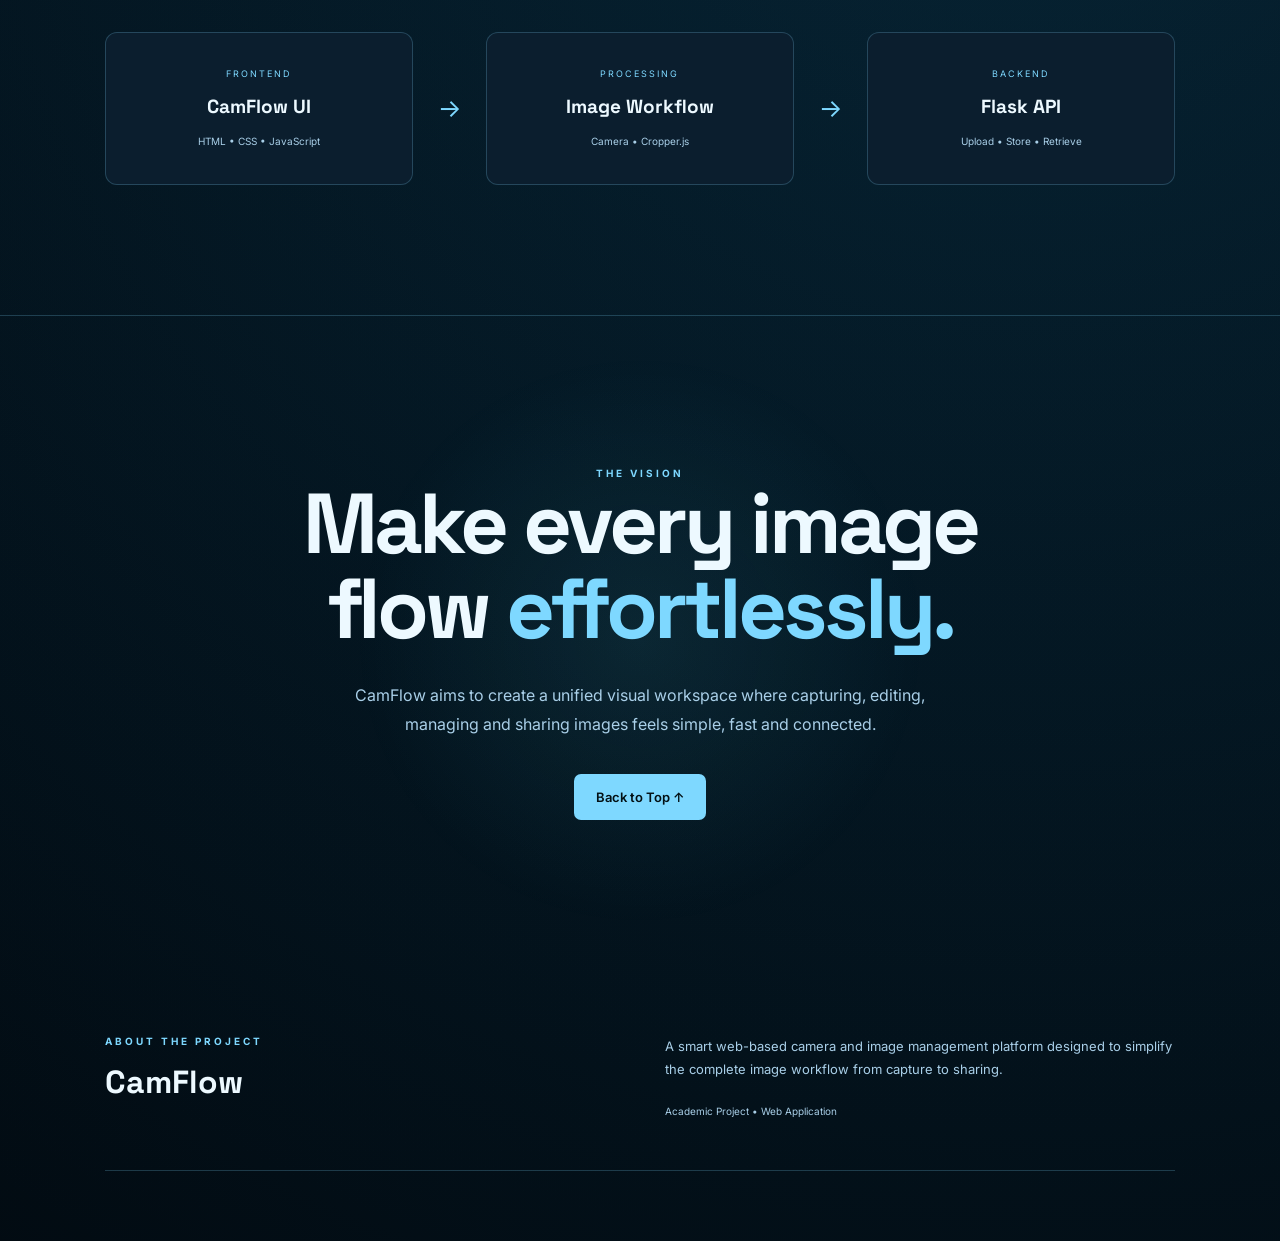
<file: camflow.html>
<!DOCTYPE html>
<html lang="en">
<head>
    <meta charset="UTF-8">
    <meta name="viewport" content="width=device-width, initial-scale=1.0">

    <title>CamFlow | Smart Camera & Image Management</title>

    <link rel="preconnect" href="https://fonts.googleapis.com">
    <link rel="preconnect" href="https://fonts.gstatic.com" crossorigin>

    <link href="https://fonts.googleapis.com/css2?family=Inter:wght@400;500;500;600;700;800&family=Space+Grotesk:wght@500;600;700&display=swap" rel="stylesheet">

    <link rel="stylesheet" href="cam.css">
</head>

<body>

    <div class="background-grid"></div>
    <div class="glow glow-one"></div>
    <div class="glow glow-two"></div>


    <!-- NAVIGATION -->

    <header class="navbar">

        <a href="#home" class="logo">
            <span class="logo-icon">◈</span>
            CAM<span>FLOW</span>
        </a>

        <nav>
            <a href="#problem">Problem</a>
            <a href="#solution">Solution</a>
            <a href="#workflow">How It Works</a>
            <a href="#features">Features</a>
            <a href="#technology">Technology</a>
        </nav>

        <a href="#solution" class="nav-button">
            Explore Project
        </a>

        <button class="menu-btn" id="menuBtn">
            ☰
        </button>

    </header>


    <main>


        <!-- HERO -->

        <section class="hero" id="home">

            <div class="hero-content">

                <div class="badge">
                    <span class="pulse"></span>
                    SMART CAMERA PLATFORM
                </div>

                <h1>
                    Capture.<br>
                    <span>Create.</span><br>
                    Share.
                </h1>

                <p class="hero-description">
                    CamFlow is a smart web-based camera and image management
                    platform that brings capturing, editing, organizing and
                    sharing images together in one seamless experience.
                </p>

                <div class="hero-buttons">

                    <a href="#solution" class="primary-btn">
                        Discover CamFlow →
                    </a>

                    <a href="#workflow" class="secondary-btn">
                        See How It Works
                    </a>

                </div>


                <div class="hero-stats">

                    <div>
                        <strong>Camera</strong>
                        <span>Capture Images</span>
                    </div>

                    <div>
                        <strong>Editor</strong>
                        <span>Crop & Adjust</span>
                    </div>

                    <div>
                        <strong>Share</strong>
                        <span>Simple Distribution</span>
                    </div>

                </div>

            </div>


            <!-- CAMERA VISUAL -->

            <div class="hero-visual">

                <div class="orbit orbit-one"></div>
                <div class="orbit orbit-two"></div>

                <div class="camera-window">

                    <div class="camera-top">

                        <span>
                            CAMFLOW / LIVE
                        </span>

                        <div class="camera-status">
                            <i></i>
                            READY
                        </div>

                    </div>


                    <div class="camera-view">

                        <div class="focus-box"></div>

                        <div class="face-placeholder">

                            <div class="person-head"></div>

                            <div class="person-body"></div>

                        </div>


                        <div class="camera-point point-one"></div>
                        <div class="camera-point point-two"></div>
                        <div class="camera-point point-three"></div>
                        <div class="camera-point point-four"></div>


                        <div class="camera-crosshair">
                            +
                        </div>

                    </div>


                    <div class="camera-bottom">

                        <span>1080P</span>

                        <div class="capture-button">
                            <span></span>
                        </div>

                        <span>PHOTO</span>

                    </div>

                </div>


                <div class="floating-card capture-card">

                    <small>CAPTURE</small>

                    <strong>IMAGE READY</strong>

                    <div class="mini-progress">
                        <i></i>
                    </div>

                </div>


                <div class="floating-card editor-card">

                    <small>EDITOR</small>

                    <strong>CROP / EDIT</strong>

                    <div class="editor-mini">
                        <span></span>
                    </div>

                </div>

            </div>

        </section>



        <!-- PROBLEM -->

        <section class="section" id="problem">

            <div class="section-heading">

                <span class="section-number">
                    01
                </span>

                <div>

                    <p class="eyebrow">
                        THE PROBLEM
                    </p>

                    <h2>
                        Taking a photo is easy.<br>
                        <span>Managing it isn't.</span>
                    </h2>

                </div>

            </div>


            <div class="problem-grid">

                <div class="problem-main">

                    <div class="problem-icon">
                        ◇
                    </div>

                    <h3>
                        Modern image workflows are often fragmented.
                    </h3>

                    <p>
                        Users may need separate applications to capture
                        photos, crop images, store them, organize them and
                        share them. Switching between different tools can
                        make a simple workflow unnecessarily complicated.
                    </p>

                </div>


                <div class="problem-card">

                    <span>01</span>

                    <h3>
                        Multiple Tools
                    </h3>

                    <p>
                        Capture and editing often require separate
                        applications.
                    </p>

                </div>


                <div class="problem-card">

                    <span>02</span>

                    <h3>
                        Manual Management
                    </h3>

                    <p>
                        Organizing and managing captured images can become
                        repetitive.
                    </p>

                </div>


                <div class="problem-card">

                    <span>03</span>

                    <h3>
                        Sharing Friction
                    </h3>

                    <p>
                        Sending images between devices and users can involve
                        unnecessary steps.
                    </p>

                </div>

            </div>

        </section>



        <!-- SOLUTION -->

        <section class="section solution-section" id="solution">

            <div class="section-heading">

                <span class="section-number">
                    02
                </span>

                <div>

                    <p class="eyebrow">
                        THE SOLUTION
                    </p>

                    <h2>
                        One flow for your<br>
                        <span>entire image journey.</span>
                    </h2>

                </div>

            </div>


            <div class="solution-layout">


                <div class="solution-text">

                    <p class="large-text">
                        CamFlow brings image capture, editing, storage
                        and sharing together inside a single web-based
                        experience.
                    </p>

                    <p>
                        The platform is designed around a simple principle:
                        reduce the number of steps required to go from
                        <strong>capturing an image</strong> to
                        <strong>sharing the final result</strong>.
                    </p>


                    <div class="solution-list">

                        <div>
                            <span>✓</span>
                            Capture images directly from the browser
                        </div>

                        <div>
                            <span>✓</span>
                            Upload and manage multiple images
                        </div>

                        <div>
                            <span>✓</span>
                            Crop images before finalizing
                        </div>

                        <div>
                            <span>✓</span>
                            Store and share images easily
                        </div>

                    </div>

                </div>



                <div class="solution-visual">

                    <div class="image-stack">

                        <div class="photo photo-back"></div>

                        <div class="photo photo-middle"></div>

                        <div class="photo photo-front">

                            <div class="photo-grid"></div>

                            <span>
                                CAMFLOW
                            </span>

                        </div>

                    </div>


                    <div class="floating-tag tag-capture">
                        CAPTURE
                    </div>

                    <div class="floating-tag tag-edit">
                        EDIT
                    </div>

                    <div class="floating-tag tag-share">
                        SHARE
                    </div>

                </div>

            </div>

        </section>



        <!-- WORKFLOW -->

        <section class="section" id="workflow">

            <div class="section-heading">

                <span class="section-number">
                    03
                </span>

                <div>

                    <p class="eyebrow">
                        WORKFLOW
                    </p>

                    <h2>
                        From camera<br>
                        <span>to final image.</span>
                    </h2>

                </div>

            </div>


            <div class="workflow">

                <div class="workflow-line"></div>


                <div class="workflow-step">

                    <div class="step-number">
                        01
                    </div>

                    <div class="step-icon">
                        ◉
                    </div>

                    <h3>
                        Capture
                    </h3>

                    <p>
                        Use the browser camera to capture an image.
                    </p>

                </div>


                <div class="workflow-step">

                    <div class="step-number">
                        02
                    </div>

                    <div class="step-icon">
                        ▧
                    </div>

                    <h3>
                        Select
                    </h3>

                    <p>
                        Upload or select multiple images for processing.
                    </p>

                </div>


                <div class="workflow-step">

                    <div class="step-number">
                        03
                    </div>

                    <div class="step-icon">
                        ⛶
                    </div>

                    <h3>
                        Edit
                    </h3>

                    <p>
                        Crop and prepare images before saving them.
                    </p>

                </div>


                <div class="workflow-step">

                    <div class="step-number">
                        04
                    </div>

                    <div class="step-icon">
                        ↗
                    </div>

                    <h3>
                        Share
                    </h3>

                    <p>
                        Make the finished image easy to distribute.
                    </p>

                </div>

            </div>

        </section>



        <!-- CORE FEATURES -->

        <section class="section" id="features">

            <div class="section-heading">

                <span class="section-number">
                    04
                </span>

                <div>

                    <p class="eyebrow">
                        CORE FEATURES
                    </p>

                    <h2>
                        Everything you need<br>
                        <span>for visual content.</span>
                    </h2>

                </div>

            </div>


            <div class="features-grid">


                <article class="feature-card feature-big">

                    <span class="feature-number">
                        01
                    </span>

                    <div class="feature-icon">
                        ◉
                    </div>

                    <h3>
                        Browser Camera
                    </h3>

                    <p>
                        CamFlow provides a web-based camera experience,
                        allowing users to capture images without requiring
                        a separate desktop application.
                    </p>

                    <div class="feature-visual">

                        <div class="lens">
                            <span></span>
                        </div>

                    </div>

                </article>



                <article class="feature-card">

                    <span class="feature-number">
                        02
                    </span>

                    <div class="feature-icon">
                        ▧
                    </div>

                    <h3>
                        Multiple Images
                    </h3>

                    <p>
                        Users can work with multiple images as part of
                        a single workflow.
                    </p>

                </article>



                <article class="feature-card">

                    <span class="feature-number">
                        03
                    </span>

                    <div class="feature-icon">
                        ⛶
                    </div>

                    <h3>
                        Image Cropping
                    </h3>

                    <p>
                        Crop images precisely before saving the final version.
                    </p>

                </article>



                <article class="feature-card">

                    <span class="feature-number">
                        04
                    </span>

                    <div class="feature-icon">
                        ☁
                    </div>

                    <h3>
                        Image Storage
                    </h3>

                    <p>
                        Images can be transferred to the backend for
                        organized storage.
                    </p>

                </article>



                <article class="feature-card">

                    <span class="feature-number">
                        05
                    </span>

                    <div class="feature-icon">
                        QR
                    </div>

                    <h3>
                        Easy Sharing
                    </h3>

                    <p>
                        The project explores convenient ways of sharing
                        captured content.
                    </p>

                </article>

            </div>

        </section>



        <!-- EDITOR -->

        <section class="editor-section">

            <div class="editor-content">

                <div>

                    <p class="eyebrow">
                        IMAGE EDITING
                    </p>

                    <h2>
                        Shape the image<br>
                        <span>before it leaves CamFlow.</span>
                    </h2>

                </div>


                <div class="editor-demo">

                    <div class="editor-toolbar">

                        <span>IMAGE EDITOR</span>

                        <div>
                            <i></i>
                            <i></i>
                            <i></i>
                        </div>

                    </div>


                    <div class="editor-canvas">

                        <div class="crop-area">

                            <div class="crop-corner top-left"></div>
                            <div class="crop-corner top-right"></div>
                            <div class="crop-corner bottom-left"></div>
                            <div class="crop-corner bottom-right"></div>

                        </div>

                    </div>


                    <div class="editor-controls">

                        <span>
                            CROP
                        </span>

                        <span>
                            RESET
                        </span>

                        <span class="save-control">
                            SAVE IMAGE →
                        </span>

                    </div>

                </div>

            </div>

        </section>



        <!-- TECHNOLOGY -->

        <section class="section" id="technology">

            <div class="section-heading">

                <span class="section-number">
                    05
                </span>

                <div>

                    <p class="eyebrow">
                        TECHNOLOGY STACK
                    </p>

                    <h2>
                        Built for the<br>
                        <span>modern web.</span>
                    </h2>

                </div>

            </div>


            <div class="tech-grid">


                <div class="tech-card">

                    <div class="tech-icon">
                        HTML
                    </div>

                    <h3>
                        HTML
                    </h3>

                    <p>
                        Structure and content of the web interface.
                    </p>

                </div>


                <div class="tech-card">

                    <div class="tech-icon">
                        CSS
                    </div>

                    <h3>
                        CSS
                    </h3>

                    <p>
                        Responsive layouts and visual design.
                    </p>

                </div>


                <div class="tech-card">

                    <div class="tech-icon">
                        JS
                    </div>

                    <h3>
                        JavaScript
                    </h3>

                    <p>
                        Interactive camera and application behavior.
                    </p>

                </div>


                <div class="tech-card">

                    <div class="tech-icon">
                        PY
                    </div>

                    <h3>
                        Python
                    </h3>

                    <p>
                        Backend processing and application logic.
                    </p>

                </div>


                <div class="tech-card">

                    <div class="tech-icon">
                        FL
                    </div>

                    <h3>
                        Flask
                    </h3>

                    <p>
                        Lightweight backend API framework.
                    </p>

                </div>


                <div class="tech-card">

                    <div class="tech-icon">
                        CR
                    </div>

                    <h3>
                        Cropper.js
                    </h3>

                    <p>
                        Interactive image cropping functionality.
                    </p>

                </div>

            </div>

        </section>



        <!-- ARCHITECTURE -->

        <section class="section architecture-section">

            <div class="section-heading">

                <span class="section-number">
                    06
                </span>

                <div>

                    <p class="eyebrow">
                        SYSTEM FLOW
                    </p>

                    <h2>
                        A simple architecture<br>
                        <span>behind the experience.</span>
                    </h2>

                </div>

            </div>


            <div class="architecture">

                <div class="architecture-box frontend">

                    <span>
                        FRONTEND
                    </span>

                    <strong>
                        CamFlow UI
                    </strong>

                    <small>
                        HTML • CSS • JavaScript
                    </small>

                </div>


                <div class="architecture-arrow">
                    →
                </div>


                <div class="architecture-box processing">

                    <span>
                        PROCESSING
                    </span>

                    <strong>
                        Image Workflow
                    </strong>

                    <small>
                        Camera • Cropper.js
                    </small>

                </div>


                <div class="architecture-arrow">
                    →
                </div>


                <div class="architecture-box backend">

                    <span>
                        BACKEND
                    </span>

                    <strong>
                        Flask API
                    </strong>

                    <small>
                        Upload • Store • Retrieve
                    </small>

                </div>

            </div>

        </section>



        <!-- FUTURE -->

        <section class="future-section">

            <div class="future-content">

                <span class="eyebrow">
                    THE VISION
                </span>

                <h2>
                    Make every image<br>
                    flow <span>effortlessly.</span>
                </h2>

                <p>
                    CamFlow aims to create a unified visual workspace where
                    capturing, editing, managing and sharing images feels
                    simple, fast and connected.
                </p>

                <a href="#home" class="primary-btn">
                    Back to Top ↑
                </a>

            </div>

        </section>



        <!-- ABOUT -->

        <section class="about-section">

            <div class="about-content">

                <div>

                    <p class="eyebrow">
                        ABOUT THE PROJECT
                    </p>

                    <h2>
                        CamFlow
                    </h2>

                </div>


                <div>

                    <p>
                        A smart web-based camera and image management
                        platform designed to simplify the complete image
                        workflow from capture to sharing.
                    </p>

                    <p class="copyright">
                        Academic Project • Web Application
                    </p>

                </div>

            </div>

        </section>

    </main>


    <script src="cam.js"></script>

</body>
</html>
</file>
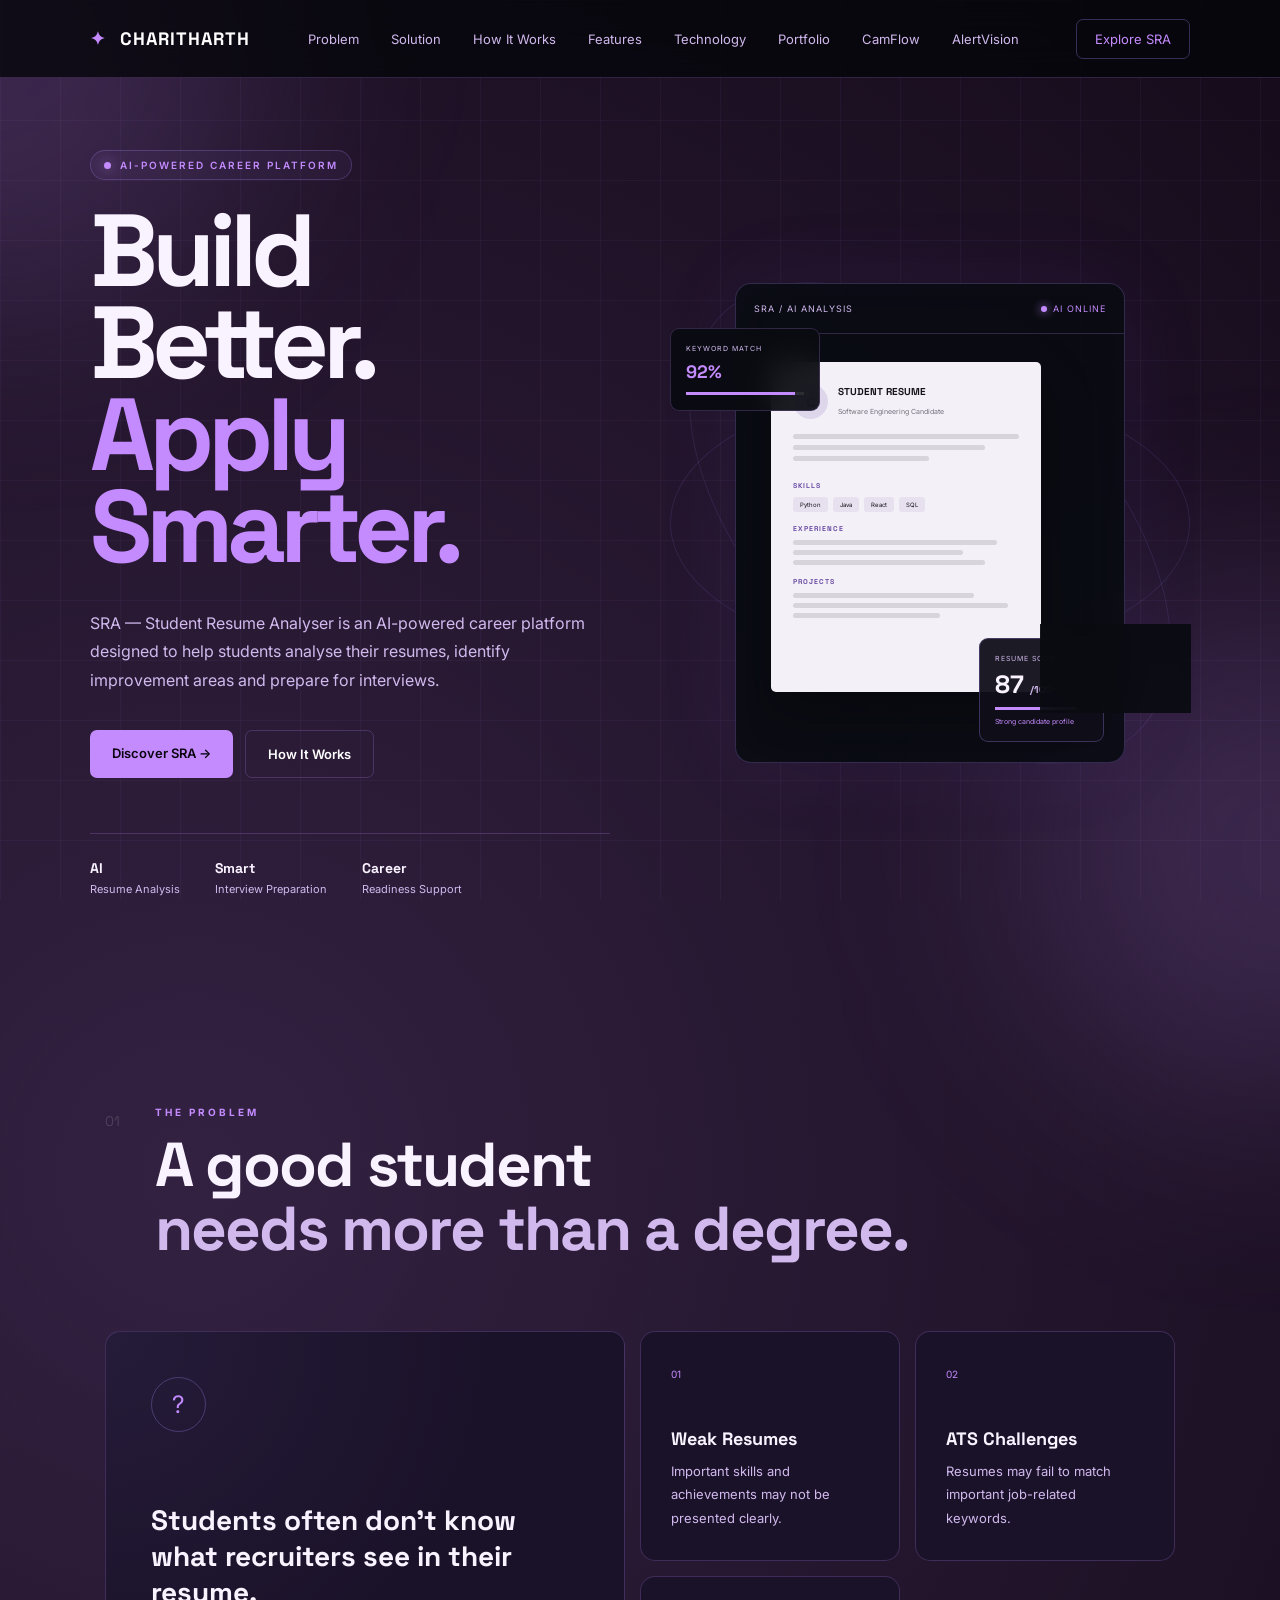
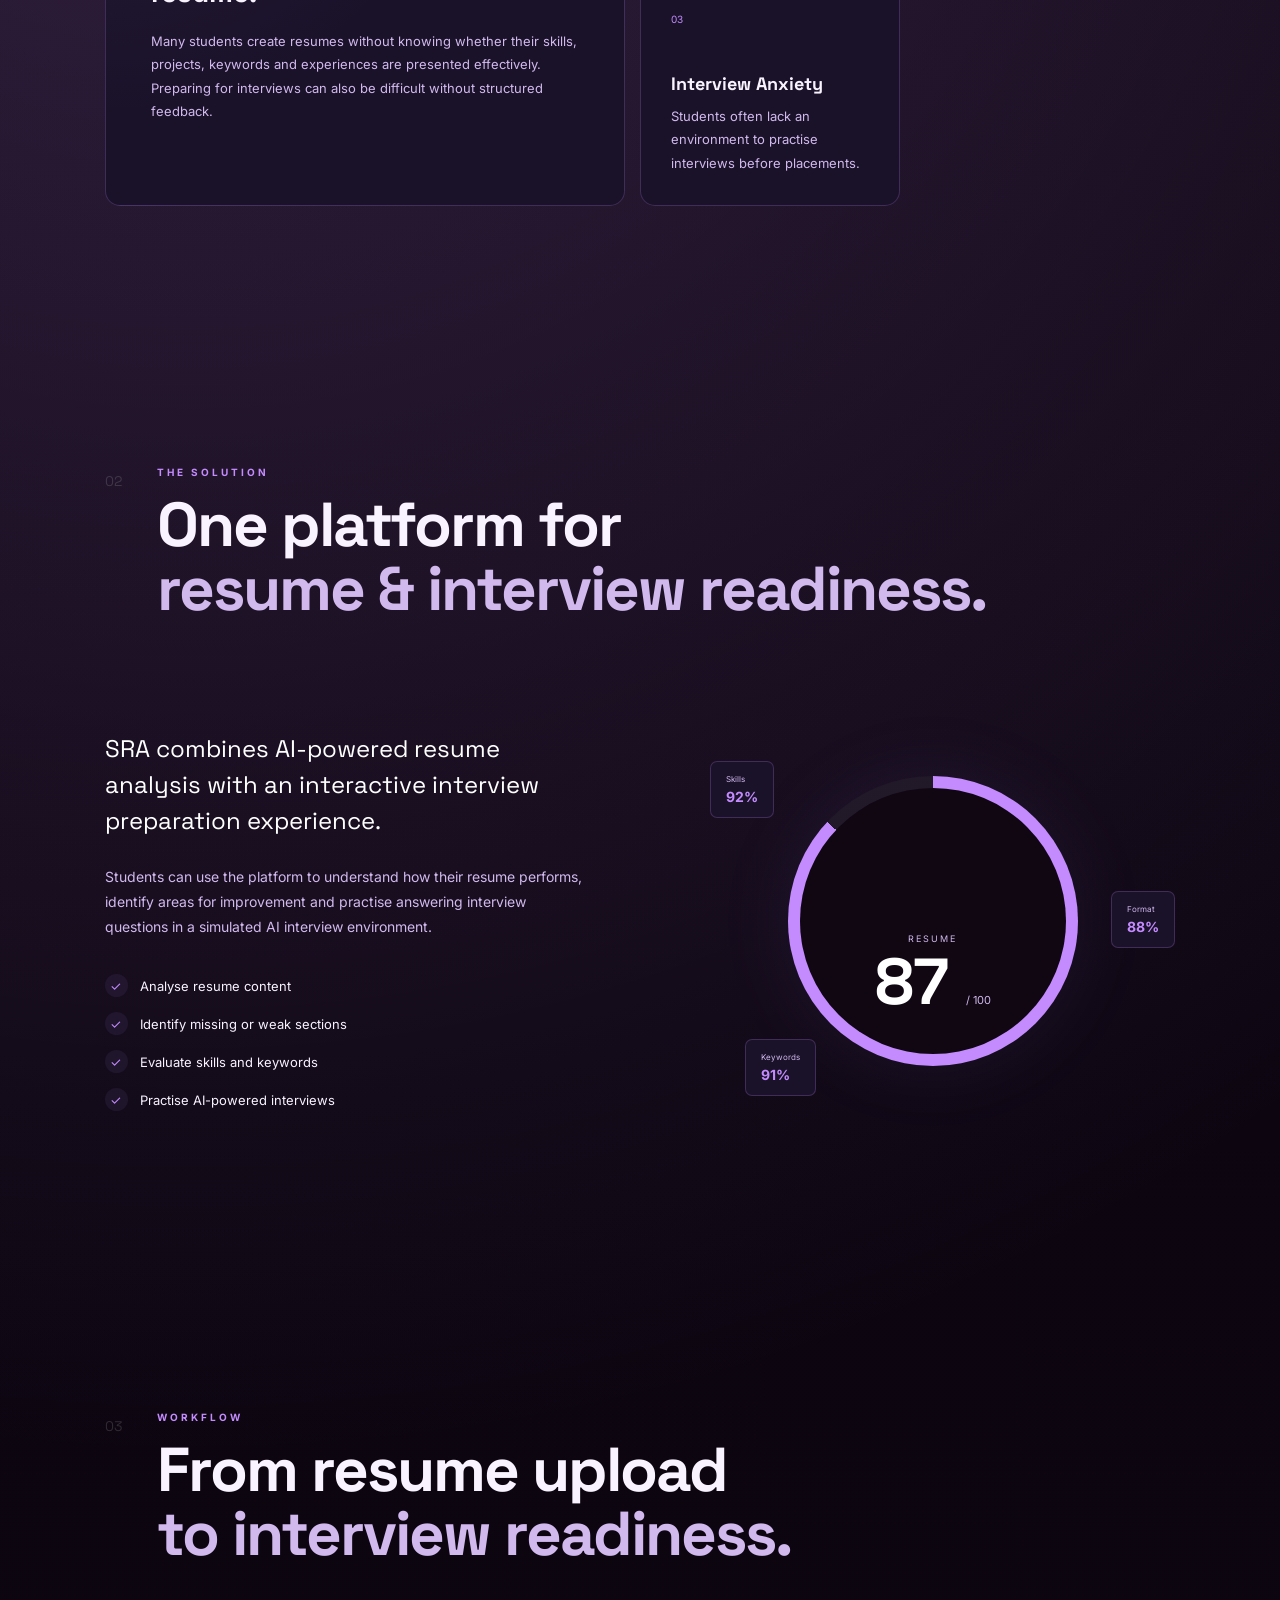
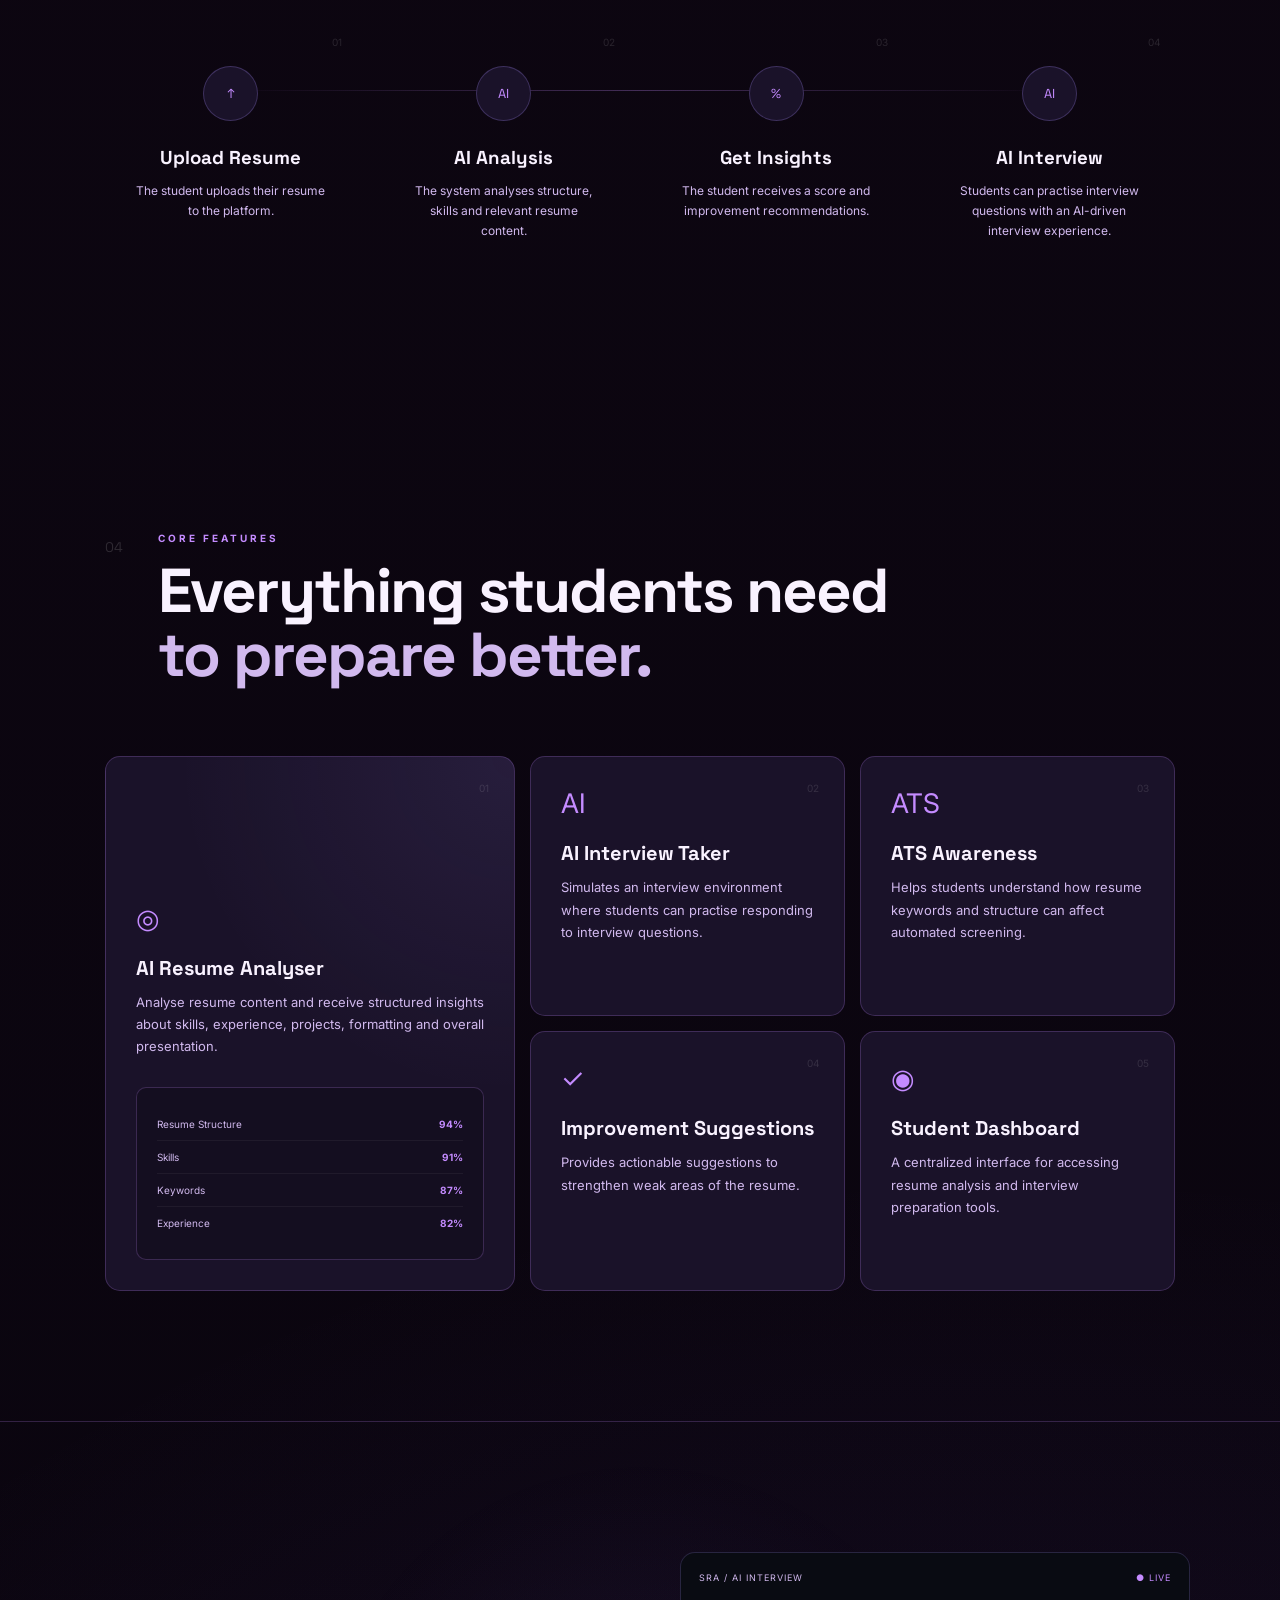
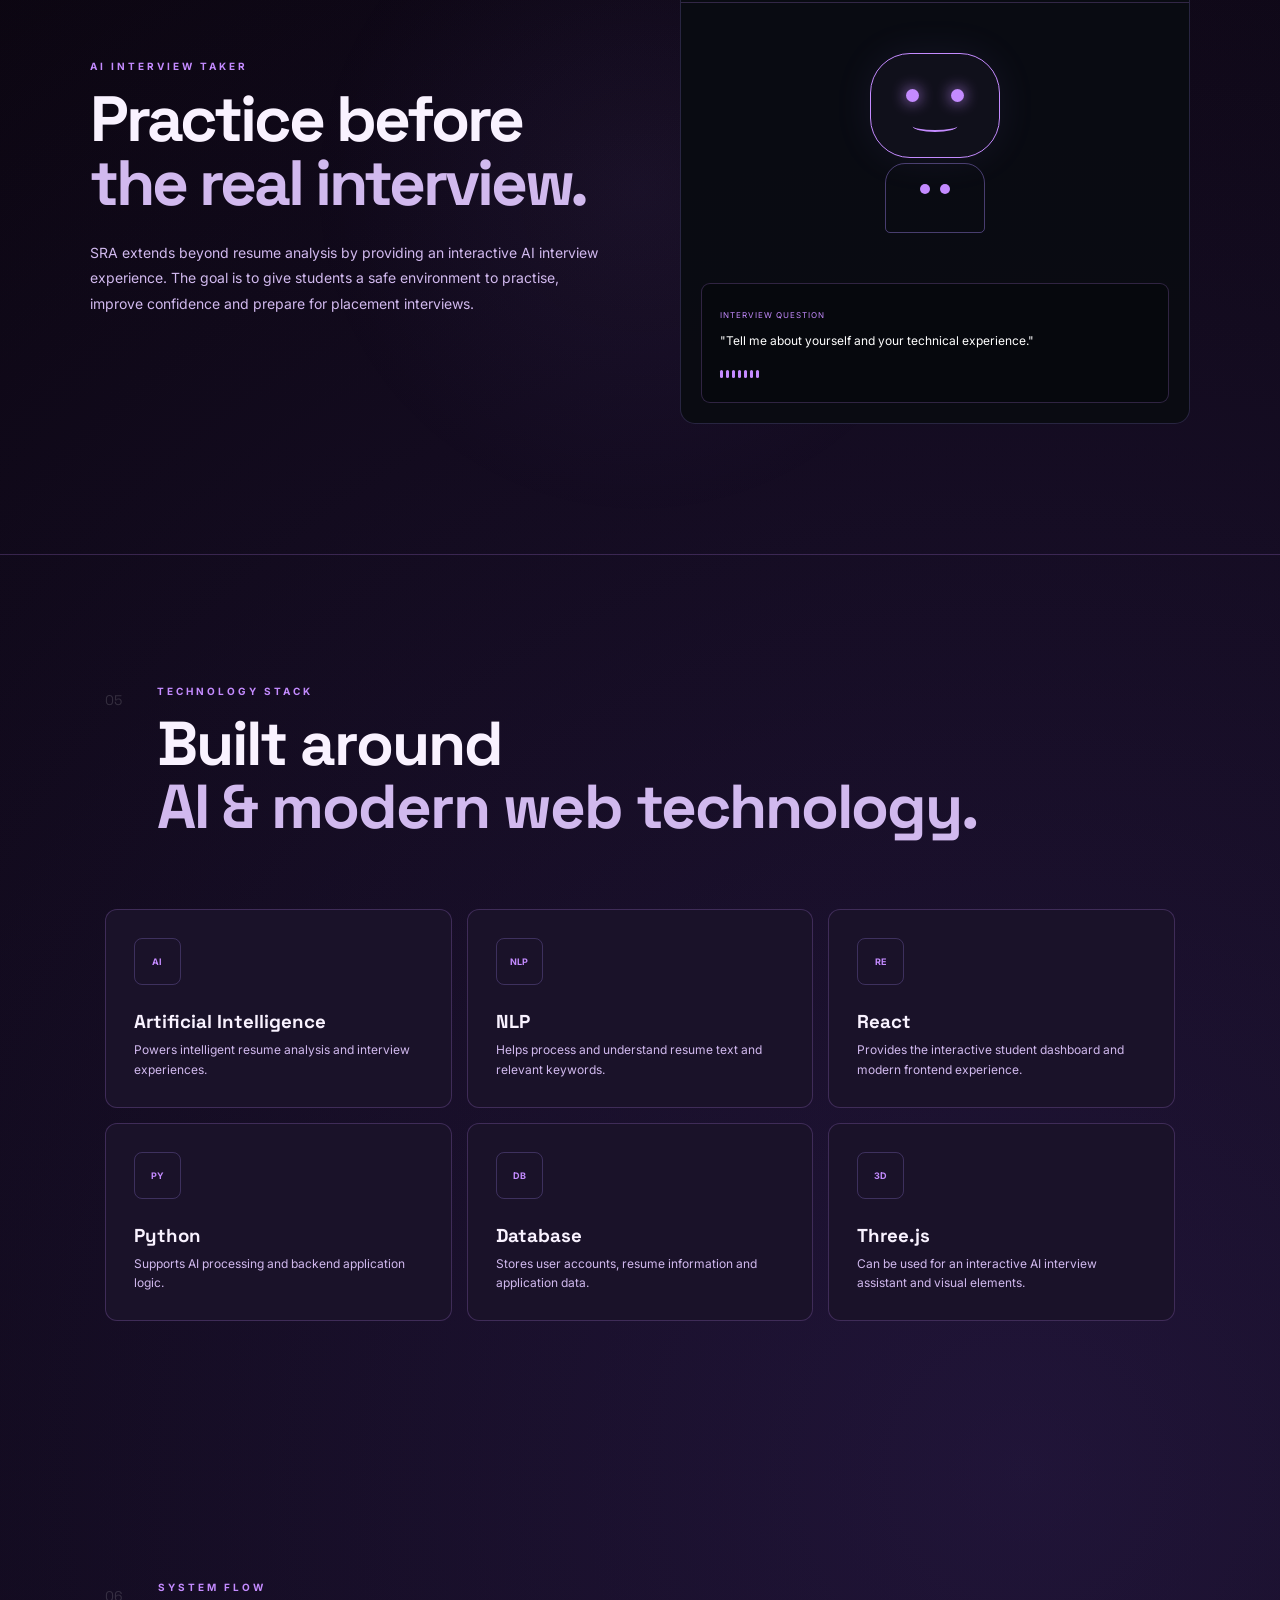
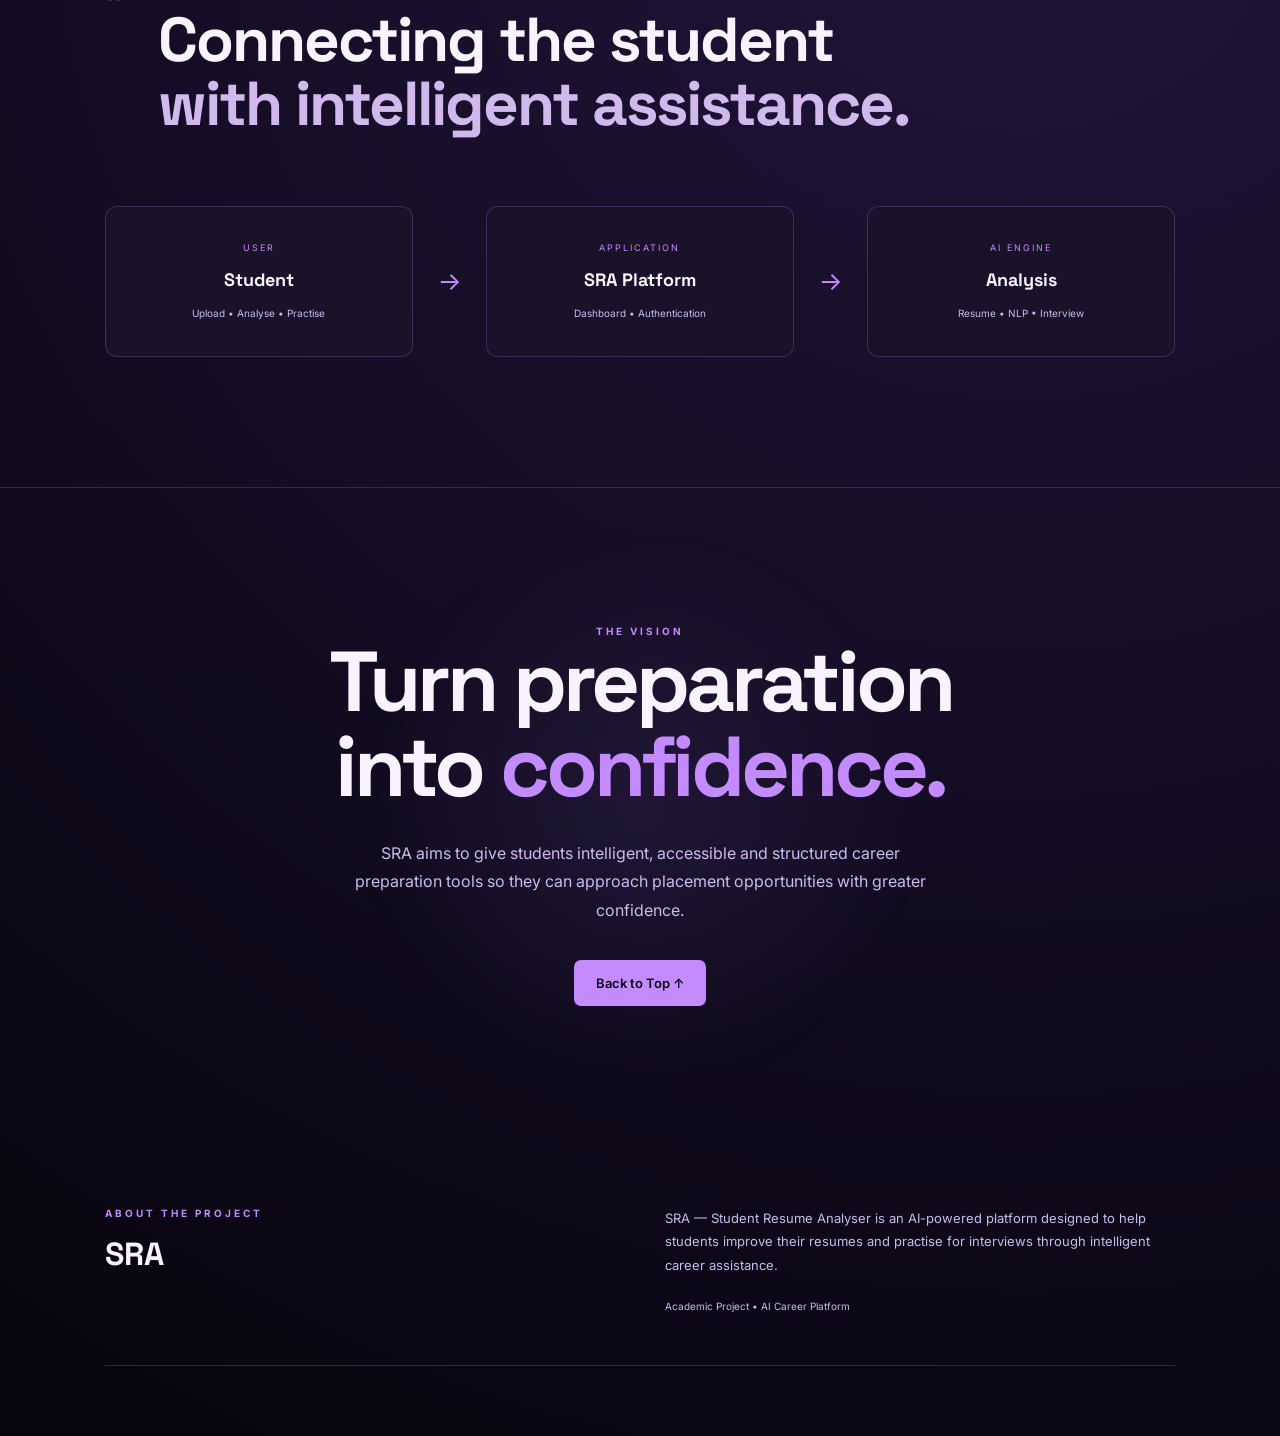
<file: SRA.html>
<!DOCTYPE html>
<html lang="en">
<head>
    <meta charset="UTF-8">
    <meta name="viewport" content="width=device-width, initial-scale=1.0">

    <title>SRA | Student Resume Analyser</title>

    <link rel="preconnect" href="https://fonts.googleapis.com">
    <link rel="preconnect" href="https://fonts.gstatic.com" crossorigin>

    <link href="https://fonts.googleapis.com/css2?family=Inter:wght@400;500;600;700;800&family=Space+Grotesk:wght@500;600;700&display=swap" rel="stylesheet">

    <link rel="stylesheet" href="SRA.css">
</head>

<body>

    <div class="background-grid"></div>
    <div class="glow glow-one"></div>
    <div class="glow glow-two"></div>


    <!-- NAVBAR -->

    <header class="navbar">

        <a href="index.html" class="logo">
            <span class="logo-icon">✦</span>
            CHARITHARTH
        </a>

        <nav>
            <a href="#problem">Problem</a>
            <a href="#solution">Solution</a>
            <a href="#workflow">How It Works</a>
            <a href="#features">Features</a>
            <a href="#technology">Technology</a>
            <a href="index.html">Portfolio</a>
            <a href="camflow.html">CamFlow</a>
            <a href="alertvision.html">AlertVision</a>
        </nav>

        <a href="#solution" class="nav-button">
            Explore SRA
        </a>

        <button class="menu-btn" id="menuBtn">
            ☰
        </button>

    </header>


    <main>

        <!-- HERO -->

        <section class="hero" id="home">

            <div class="hero-content">

                <div class="badge">
                    <span class="pulse"></span>
                    AI-POWERED CAREER PLATFORM
                </div>

                <h1>
                    Build Better.<br>
                    <span>Apply Smarter.</span>
                </h1>

                <p class="hero-description">
                    SRA — Student Resume Analyser is an AI-powered career
                    platform designed to help students analyse their resumes,
                    identify improvement areas and prepare for interviews.
                </p>
                <div class="hero-buttons">

                    <a href="#solution" class="primary-btn">
                        Discover SRA →
                    </a>

                    <a href="#workflow" class="secondary-btn">
                        How It Works
                    </a>

                </div>
                <div class="hero-stats">

                    <div>
                        <strong>AI</strong>
                        <span>Resume Analysis</span>
                    </div>

                    <div>
                        <strong>Smart</strong>
                        <span>Interview Preparation</span>
                    </div>

                    <div>
                        <strong>Career</strong>
                        <span>Readiness Support</span>
                    </div>

                </div>

            </div>
            <!-- AI RESUME VISUAL -->
            <div class="hero-visual">

                <div class="orbit orbit-one"></div>
                <div class="orbit orbit-two"></div>


                <div class="resume-dashboard">

                    <div class="dashboard-top">

                        <span>
                            SRA / AI ANALYSIS
                        </span>

                        <div class="online">    
                            <i></i>
                            AI ONLINE
                        </div>

                    </div>


                    <div class="resume-paper">

                        <div class="resume-header">

                            <div class="avatar">
                                C
                            </div>

                            <div>
                                <strong>
                                    STUDENT RESUME
                                </strong>

                                <small>
                                    Software Engineering Candidate
                                </small>
                            </div>

                        </div>


                        <div class="resume-line large"></div>
                        <div class="resume-line"></div>
                        <div class="resume-line short"></div>


                        <div class="resume-section-title">
                            SKILLS
                        </div>

                        <div class="skill-row">

                            <span>Python</span>
                            <span>Java</span>
                            <span>React</span>
                            <span>SQL</span>

                        </div>


                        <div class="resume-section-title">
                            EXPERIENCE
                        </div>

                        <div class="experience-block">

                            <div></div>
                            <div></div>
                            <div></div>

                        </div>


                        <div class="resume-section-title">
                            PROJECTS
                        </div>

                        <div class="project-lines">
                            <i></i>
                            <i></i>
                            <i></i>
                        </div>

                    </div>


                    <div class="score-card">

                        <small>
                            RESUME SCORE
                        </small>

                        <strong>
                            <span id="score">87</span>
                            <em>/100</em>
                        </strong>

                        <div class="score-bar">
                            <i></i>
                        </div>

                        <p>
                            Strong candidate profile
                        </p>

                    </div>

                </div>


                <div class="floating-card keyword-card">

                    <small>
                        KEYWORD MATCH
                    </small>

                    <strong>
                        92%
                    </strong>

                    <div class="mini-bar">
                        <i></i>
                    </div>

                </div>


                <div class="floating-card ats-card">

                    <small>
                        ATS COMPATIBILITY
                    </small>

                    <strong>
                        HIGH
                    </strong>

                    <div class="status">
                        ✓ Optimized
                    </div>

                </div>

            </div>

        </section>



        <!-- PROBLEM -->

        <section class="section" id="problem">

            <div class="section-heading">

                <span class="section-number">
                    01
                </span>

                <div>

                    <p class="eyebrow">
                        THE PROBLEM
                    </p>

                    <h2>
                        A good student<br>
                        <span>needs more than a degree.</span>
                    </h2>

                </div>

            </div>


            <div class="problem-grid">


                <div class="problem-main">

                    <div class="problem-icon">
                        ?
                    </div>

                    <h3>
                        Students often don't know what recruiters see in their resume.
                    </h3>

                    <p>
                        Many students create resumes without knowing whether
                        their skills, projects, keywords and experiences are
                        presented effectively. Preparing for interviews can
                        also be difficult without structured feedback.
                    </p>

                </div>


                <div class="problem-card">

                    <span>01</span>

                    <h3>
                        Weak Resumes
                    </h3>

                    <p>
                        Important skills and achievements may not be presented
                        clearly.
                    </p>

                </div>


                <div class="problem-card">

                    <span>02</span>

                    <h3>
                        ATS Challenges
                    </h3>

                    <p>
                        Resumes may fail to match important job-related
                        keywords.
                    </p>

                </div>


                <div class="problem-card">

                    <span>03</span>

                    <h3>
                        Interview Anxiety
                    </h3>

                    <p>
                        Students often lack an environment to practise
                        interviews before placements.
                    </p>

                </div>

            </div>

        </section>



        <!-- SOLUTION -->

        <section class="section solution-section" id="solution">

            <div class="section-heading">

                <span class="section-number">
                    02
                </span>

                <div>

                    <p class="eyebrow">
                        THE SOLUTION
                    </p>

                    <h2>
                        One platform for<br>
                        <span>resume & interview readiness.</span>
                    </h2>

                </div>

            </div>


            <div class="solution-layout">


                <div class="solution-text">

                    <p class="large-text">
                        SRA combines AI-powered resume analysis with an
                        interactive interview preparation experience.
                    </p>

                    <p>
                        Students can use the platform to understand how their
                        resume performs, identify areas for improvement and
                        practise answering interview questions in a simulated
                        AI interview environment.
                    </p>


                    <div class="solution-list">

                        <div>
                            <span>✓</span>
                            Analyse resume content
                        </div>

                        <div>
                            <span>✓</span>
                            Identify missing or weak sections
                        </div>

                        <div>
                            <span>✓</span>
                            Evaluate skills and keywords
                        </div>

                        <div>
                            <span>✓</span>
                            Practise AI-powered interviews
                        </div>

                    </div>

                </div>


                <!-- SCORE VISUAL -->

                <div class="solution-visual">

                    <div class="score-ring">

                        <div class="ring-progress"></div>

                        <div class="ring-content">

                            <span>
                                RESUME
                            </span>

                            <strong>
                                87
                            </strong>

                            <small>
                                / 100
                            </small>

                        </div>

                    </div>


                    <div class="metric metric-one">
                        <span>Skills</span>
                        <strong>92%</strong>
                    </div>

                    <div class="metric metric-two">
                        <span>Format</span>
                        <strong>88%</strong>
                    </div>

                    <div class="metric metric-three">
                        <span>Keywords</span>
                        <strong>91%</strong>
                    </div>

                </div>

            </div>

        </section>



        <!-- WORKFLOW -->

        <section class="section" id="workflow">

            <div class="section-heading">

                <span class="section-number">
                    03
                </span>

                <div>

                    <p class="eyebrow">
                        WORKFLOW
                    </p>

                    <h2>
                        From resume upload<br>
                        <span>to interview readiness.</span>
                    </h2>

                </div>

            </div>


            <div class="workflow">

                <div class="workflow-line"></div>


                <div class="workflow-step">

                    <div class="step-number">
                        01
                    </div>

                    <div class="step-icon">
                        ↑
                    </div>

                    <h3>
                        Upload Resume
                    </h3>

                    <p>
                        The student uploads their resume to the platform.
                    </p>

                </div>


                <div class="workflow-step">

                    <div class="step-number">
                        02
                    </div>

                    <div class="step-icon">
                        AI
                    </div>

                    <h3>
                        AI Analysis
                    </h3>

                    <p>
                        The system analyses structure, skills and relevant
                        resume content.
                    </p>

                </div>


                <div class="workflow-step">

                    <div class="step-number">
                        03
                    </div>

                    <div class="step-icon">
                        %
                    </div>

                    <h3>
                        Get Insights
                    </h3>

                    <p>
                        The student receives a score and improvement
                        recommendations.
                    </p>

                </div>


                <div class="workflow-step">

                    <div class="step-number">
                        04
                    </div>

                    <div class="step-icon">
                        AI
                    </div>

                    <h3>
                        AI Interview
                    </h3>

                    <p>
                        Students can practise interview questions with an
                        AI-driven interview experience.
                    </p>

                </div>

            </div>

        </section>



        <!-- FEATURES -->

        <section class="section" id="features">

            <div class="section-heading">

                <span class="section-number">
                    04
                </span>

                <div>

                    <p class="eyebrow">
                        CORE FEATURES
                    </p>

                    <h2>
                        Everything students need<br>
                        <span>to prepare better.</span>
                    </h2>

                </div>

            </div>


            <div class="features-grid">


                <article class="feature-card feature-big">

                    <span class="feature-number">
                        01
                    </span>

                    <div class="feature-icon">
                        ◎
                    </div>

                    <h3>
                        AI Resume Analyser
                    </h3>

                    <p>
                        Analyse resume content and receive structured insights
                        about skills, experience, projects, formatting and
                        overall presentation.
                    </p>


                    <div class="analysis-preview">

                        <div class="analysis-row">

                            <span>
                                Resume Structure
                            </span>

                            <strong>
                                94%
                            </strong>

                        </div>

                        <div class="analysis-row">

                            <span>
                                Skills
                            </span>

                            <strong>
                                91%
                            </strong>

                        </div>

                        <div class="analysis-row">

                            <span>
                                Keywords
                            </span>

                            <strong>
                                87%
                            </strong>

                        </div>

                        <div class="analysis-row">

                            <span>
                                Experience
                            </span>

                            <strong>
                                82%
                            </strong>

                        </div>

                    </div>

                </article>



                <article class="feature-card">

                    <span class="feature-number">
                        02
                    </span>

                    <div class="feature-icon">
                        AI
                    </div>

                    <h3>
                        AI Interview Taker
                    </h3>

                    <p>
                        Simulates an interview environment where students
                        can practise responding to interview questions.
                    </p>

                </article>



                <article class="feature-card">

                    <span class="feature-number">
                        03
                    </span>

                    <div class="feature-icon">
                        ATS
                    </div>

                    <h3>
                        ATS Awareness
                    </h3>

                    <p>
                        Helps students understand how resume keywords and
                        structure can affect automated screening.
                    </p>

                </article>



                <article class="feature-card">

                    <span class="feature-number">
                        04
                    </span>

                    <div class="feature-icon">
                        ✓
                    </div>

                    <h3>
                        Improvement Suggestions
                    </h3>

                    <p>
                        Provides actionable suggestions to strengthen weak
                        areas of the resume.
                    </p>

                </article>



                <article class="feature-card">

                    <span class="feature-number">
                        05
                    </span>

                    <div class="feature-icon">
                        ◉
                    </div>

                    <h3>
                        Student Dashboard
                    </h3>

                    <p>
                        A centralized interface for accessing resume analysis
                        and interview preparation tools.
                    </p>

                </article>

            </div>

        </section>



        <!-- AI INTERVIEW -->

        <section class="interview-section">

            <div class="interview-content">

                <div>

                    <p class="eyebrow">
                        AI INTERVIEW TAKER
                    </p>

                    <h2>
                        Practice before<br>
                        <span>the real interview.</span>
                    </h2>

                    <p>
                        SRA extends beyond resume analysis by providing an
                        interactive AI interview experience. The goal is to
                        give students a safe environment to practise,
                        improve confidence and prepare for placement
                        interviews.
                    </p>

                </div>


                <div class="interview-demo">


                    <div class="interview-top">

                        <span>
                            SRA / AI INTERVIEW
                        </span>

                        <span class="live">
                            ● LIVE
                        </span>

                    </div>


                    <div class="robot">

                        <div class="robot-head">

                            <div class="robot-eye"></div>
                            <div class="robot-eye"></div>

                            <div class="robot-mouth"></div>

                        </div>

                        <div class="robot-body">

                            <span></span>
                            <span></span>

                        </div>

                    </div>


                    <div class="question-box">

                        <small>
                            INTERVIEW QUESTION
                        </small>

                        <p>
                            "Tell me about yourself and your technical
                            experience."
                        </p>

                        <div class="voice-line">

                            <i></i>
                            <i></i>
                            <i></i>
                            <i></i>
                            <i></i>
                            <i></i>
                            <i></i>

                        </div>

                    </div>

                </div>

            </div>

        </section>



        <!-- TECHNOLOGY -->

        <section class="section" id="technology">

            <div class="section-heading">

                <span class="section-number">
                    05
                </span>

                <div>

                    <p class="eyebrow">
                        TECHNOLOGY STACK
                    </p>

                    <h2>
                        Built around<br>
                        <span>AI & modern web technology.</span>
                    </h2>

                </div>

            </div>


            <div class="tech-grid">


                <div class="tech-card">

                    <div class="tech-icon">
                        AI
                    </div>

                    <h3>
                        Artificial Intelligence
                    </h3>

                    <p>
                        Powers intelligent resume analysis and interview
                        experiences.
                    </p>

                </div>


                <div class="tech-card">

                    <div class="tech-icon">
                        NLP
                    </div>

                    <h3>
                        NLP
                    </h3>

                    <p>
                        Helps process and understand resume text and
                        relevant keywords.
                    </p>

                </div>


                <div class="tech-card">

                    <div class="tech-icon">
                        RE
                    </div>

                    <h3>
                        React
                    </h3>

                    <p>
                        Provides the interactive student dashboard and
                        modern frontend experience.
                    </p>

                </div>


                <div class="tech-card">

                    <div class="tech-icon">
                        PY
                    </div>

                    <h3>
                        Python
                    </h3>

                    <p>
                        Supports AI processing and backend application logic.
                    </p>

                </div>


                <div class="tech-card">

                    <div class="tech-icon">
                        DB
                    </div>

                    <h3>
                        Database
                    </h3>

                    <p>
                        Stores user accounts, resume information and
                        application data.
                    </p>

                </div>


                <div class="tech-card">

                    <div class="tech-icon">
                        3D
                    </div>

                    <h3>
                        Three.js
                    </h3>

                    <p>
                        Can be used for an interactive AI interview assistant
                        and visual elements.
                    </p>

                </div>

            </div>

        </section>



        <!-- SYSTEM ARCHITECTURE -->

        <section class="section architecture-section">

            <div class="section-heading">

                <span class="section-number">
                    06
                </span>

                <div>

                    <p class="eyebrow">
                        SYSTEM FLOW
                    </p>

                    <h2>
                        Connecting the student<br>
                        <span>with intelligent assistance.</span>
                    </h2>

                </div>

            </div>


            <div class="architecture">


                <div class="architecture-box">

                    <span>
                        USER
                    </span>

                    <strong>
                        Student
                    </strong>

                    <small>
                        Upload • Analyse • Practise
                    </small>

                </div>


                <div class="architecture-arrow">
                    →
                </div>


                <div class="architecture-box">

                    <span>
                        APPLICATION
                    </span>

                    <strong>
                        SRA Platform
                    </strong>

                    <small>
                        Dashboard • Authentication
                    </small>

                </div>


                <div class="architecture-arrow">
                    →
                </div>


                <div class="architecture-box">

                    <span>
                        AI ENGINE
                    </span>

                    <strong>
                        Analysis
                    </strong>

                    <small>
                        Resume • NLP • Interview
                    </small>

                </div>


            </div>

        </section>



        <!-- FUTURE -->

        <section class="future-section">

            <div class="future-content">

                <span class="eyebrow">
                    THE VISION
                </span>

                <h2>
                    Turn preparation<br>
                    into <span>confidence.</span>
                </h2>

                <p>
                    SRA aims to give students intelligent, accessible and
                    structured career preparation tools so they can approach
                    placement opportunities with greater confidence.
                </p>

                <a href="#home" class="primary-btn">
                    Back to Top ↑
                </a>

            </div>

        </section>



        <!-- ABOUT -->

        <section class="about-section">

            <div class="about-content">

                <div>

                    <p class="eyebrow">
                        ABOUT THE PROJECT
                    </p>

                    <h2>
                        SRA
                    </h2>

                </div>


                <div>

                    <p>
                        SRA — Student Resume Analyser is an AI-powered
                        platform designed to help students improve their
                        resumes and practise for interviews through
                        intelligent career assistance.
                    </p>

                    <p class="copyright">
                        Academic Project • AI Career Platform
                    </p>

                </div>

            </div>

        </section>

    </main>


    <script src="SRA.js"></script>

</body>
</html>
</file>
<file: style.css>
:root {
  --bg-color: #050816;
  --panel-bg: rgba(15, 23, 42, 0.72);
  --panel-strong: rgba(17, 24, 39, 0.95);
  --border-color: rgba(148, 163, 184, 0.24);
  --accent: #f59e0b;
  --accent-strong: #fb923c;
  --text-main: #f8fafc;
  --text-muted: #cbd5e1;
  --shadow: 0 18px 45px rgba(2, 8, 23, 0.35);
  --font-sans: "Inter", "Segoe UI", Arial, sans-serif;
}

* {
  box-sizing: border-box;
  margin: 0;
  padding: 0;
}

html {
  scroll-behavior: smooth;
  scroll-padding-top: 100px;
}

body {
  background:
    radial-gradient(circle at top left, rgba(245, 158, 11, 0.15), transparent 28%),
    linear-gradient(135deg, #040816 0%, #07111f 35%, #030712 100%);
  color: var(--text-main);
  font-family: var(--font-sans);
  line-height: 1.6;
  overflow-x: hidden;
  -webkit-font-smoothing: antialiased;
  text-rendering: optimizeLegibility;
}

body::before {
  content: "";
  position: fixed;
  inset: 0;
  pointer-events: none;
  background-image: linear-gradient(rgba(255,255,255,0.04) 1px, transparent 1px), linear-gradient(90deg, rgba(255,255,255,0.04) 1px, transparent 1px);
  background-size: 24px 24px;
  mask-image: linear-gradient(to bottom, rgba(0,0,0,0.35), transparent 80%);
  opacity: 0.35;
}

.site-shell {
  position: relative;
  min-height: 100vh;
  overflow: hidden;
}

.background-orb {
  position: fixed;
  width: 320px;
  height: 320px;
  border-radius: 50%;
  filter: blur(60px);
  opacity: 0.2;
  pointer-events: none;
  z-index: 0;
  animation: drift 14s ease-in-out infinite alternate;
}

@keyframes drift {
  0% { transform: translate3d(0, 0, 0) scale(1); }
  100% { transform: translate3d(20px, -30px, 0) scale(1.06); }
}

.orb-one {
  top: -80px;
  right: -40px;
  background: var(--accent);
}

.orb-two {
  bottom: 120px;
  left: -60px;
  background: #38bdf8;
}

.scanlines {
  position: fixed;
  inset: 0;
  pointer-events: none;
  background: linear-gradient(to bottom, rgba(255,255,255,0), rgba(255,255,255,0) 50%, rgba(0,0,0,0.2) 50%, rgba(0,0,0,0.2));
  background-size: 100% 4px;
  z-index: 20;
  opacity: 0.5;
}

.vignette {
  position: fixed;
  inset: 0;
  pointer-events: none;
  background: radial-gradient(circle at center, transparent 45%, rgba(2,8,23,0.88) 100%);
  z-index: 10;
}

.navbar,
.hero,
.section,
.footer {
  position: relative;
  z-index: 30;
}

.navbar {
  display: flex;
  justify-content: space-between;
  align-items: center;
  padding: 1rem 2rem;
  border-bottom: 1px solid var(--border-color);
  background: rgba(3, 7, 18, 0.75);
  backdrop-filter: blur(16px);
  position: sticky;
  top: 0;
  z-index: 40;
  transition: background 0.3s ease, border-color 0.3s ease, box-shadow 0.3s ease;
}

.navbar.scrolled {
  background: rgba(3, 7, 18, 0.92);
  box-shadow: 0 10px 30px rgba(2, 8, 23, 0.28);
  border-color: rgba(148, 163, 184, 0.28);
}

.brand {
  display: flex;
  align-items: center;
  gap: 0.65rem;
  text-decoration: none;
}

.status-dot {
  width: 10px;
  height: 10px;
  background-color: var(--accent);
  border-radius: 50%;
  box-shadow: 0 0 12px var(--accent);
  animation: pulse 2s infinite;
}

@keyframes pulse {
  0%, 100% { opacity: 1; transform: scale(1); }
  50% { opacity: 0.45; transform: scale(0.9); }
}

.brand-text {
  color: var(--accent);
  font-weight: 700;
  letter-spacing: 0.2rem;
  font-size: 0.95rem;
}

.nav-links a {
  color: var(--text-muted);
  text-decoration: none;
  margin-left: 1.35rem;
  font-size: 0.84rem;
  letter-spacing: 0.12rem;
  text-transform: uppercase;
  padding: 0.4rem 0.6rem;
  border-radius: 999px;
  transition: color 0.25s ease, background 0.25s ease, border-color 0.25s ease, transform 0.25s ease;
  border: 1px solid transparent;
}

.nav-links a:hover,
.nav-links a:focus-visible {
  transform: translateY(-1px);
}

.nav-links a:hover {
  color: var(--accent);
  background: rgba(245, 158, 11, 0.08);
  border-color: rgba(245, 158, 11, 0.2);
}

.hero {
  max-width: 1120px;
  margin: 0 auto;
  padding: 5.5rem 2rem 4rem;
  display: grid;
  grid-template-columns: 1.3fr 0.8fr;
  gap: 2rem;
  align-items: center;
}

.badge,
.eyebrow,
.panel-label {
  display: inline-block;
  letter-spacing: 0.23rem;
  text-transform: uppercase;
  font-size: 0.72rem;
  font-weight: 700;
}

.badge {
  background: rgba(245, 158, 11, 0.14);
  border: 1px solid rgba(245, 158, 11, 0.3);
  color: var(--accent);
  padding: 0.4rem 0.75rem;
  margin-bottom: 1.25rem;
}

.hero h1 {
  font-size: clamp(2.2rem, 4vw, 3.5rem);
  line-height: 1.1;
  margin-bottom: 1rem;
  color: #fff;
}

.hero p {
  color: var(--text-muted);
  max-width: 640px;
  margin-bottom: 1.8rem;
  font-size: 1rem;
}

.hero-actions {
  display: flex;
  gap: 1rem;
  flex-wrap: wrap;
}

.btn {
  display: inline-flex;
  align-items: center;
  justify-content: center;
  padding: 0.8rem 1.25rem;
  font-size: 0.82rem;
  font-weight: 700;
  letter-spacing: 0.1rem;
  text-decoration: none;
  border-radius: 999px;
  transition: transform 0.25s cubic-bezier(0.22, 1, 0.36, 1), box-shadow 0.25s ease, background 0.25s ease;
  position: relative;
  overflow: hidden;
  will-change: transform;
}

.btn:hover {
  transform: translateY(-2px);
}

.btn-primary {
  background: linear-gradient(135deg, var(--accent), var(--accent-strong));
  color: #030712;
  box-shadow: 0 10px 25px rgba(245, 158, 11, 0.24);
}

.btn-secondary {
  border: 1px solid var(--border-color);
  color: var(--text-main);
  background: rgba(15, 23, 42, 0.7);
}

.btn-secondary:hover {
  border-color: rgba(245, 158, 11, 0.5);
  color: var(--accent);
}

.btn-50,
.btn-50 *,
.btn-50 :after,
.btn-50 :before,
.btn-50:after,
.btn-50:before {
  border: 0 solid;
  box-sizing: border-box;
}

.btn-50 {
  -webkit-tap-highlight-color: transparent;
  -webkit-appearance: button;
  background-color: #000;
  background-image: none;
  color: #fff;
  cursor: pointer;
  font-family: ui-sans-serif, system-ui, -apple-system, BlinkMacSystemFont,
    Segoe UI, Roboto, Helvetica Neue, Arial, Noto Sans, sans-serif,
    Apple Color Emoji, Segoe UI Emoji, Segoe UI Symbol, Noto Color Emoji;
  font-size: 100%;
  line-height: 1.5;
  margin: 0;
  -webkit-mask-image: -webkit-radial-gradient(#000, #fff);
  padding: 0;
}

.btn-50:disabled {
  cursor: default;
}

.btn-50:-moz-focusring {
  outline: auto;
}

.btn-50 svg {
  display: block;
  vertical-align: middle;
}

.btn-50 [hidden] {
  display: none;
}

.btn-50 {
  background: #fff;
  border-radius: 10px;
  box-shadow: 0 1px 2px 2px #eee;
  box-sizing: border-box;
  color: #000;
  display: inline-flex;
  font-weight: 900;
  -webkit-mask-image: none;
  padding: 20px 60px;
  perspective: 800px;
  position: relative;
  text-transform: uppercase;
  transform: rotateX(32deg);
  transform-style: preserve-3d;
  transition: transform 0.25s cubic-bezier(0.22, 1, 0.36, 1), box-shadow 0.25s ease;
}

.btn-50:hover {
  transform: rotateX(38deg) translateY(7px);
  box-shadow: 0 8px 22px rgba(148, 163, 184, 0.24);
}

.btn-50:before {
  background: hsla(0, 0%, 100%, 0.3);
  content: "";
  filter: blur(80px);
  height: 400%;
  left: -50%;
  pointer-events: none;
  position: absolute;
  top: 0;
  transform: translateY(50px);
  width: 200%;
}

.btn-50.btn-primary {
  background: linear-gradient(135deg, var(--accent), var(--accent-strong));
  color: #030712;
  box-shadow: 0 14px 30px rgba(245, 158, 11, 0.18);
}

.btn-50.btn-secondary {
  background: rgba(255, 255, 255, 0.94);
  color: #07111f;
  box-shadow: 0 10px 26px rgba(148, 163, 184, 0.2);
}

.hero-highlights {
  display: grid;
  grid-template-columns: repeat(3, minmax(0, 1fr));
  gap: 0.85rem;
  margin-top: 1.8rem;
}

.highlight-card,
.hero-panel,
.about-card,
.project-card,
.timeline-card,
.stack-box,
.contact-card {
  background: var(--panel-bg);
  border: 1px solid var(--border-color);
  box-shadow: var(--shadow);
  backdrop-filter: blur(12px);
  transition: transform 0.35s cubic-bezier(0.22, 1, 0.36, 1), box-shadow 0.35s ease, border-color 0.35s ease;
}

.highlight-card {
  padding: 0.9rem;
  border-radius: 16px;
}

.highlight-card strong {
  display: block;
  color: #fff;
  font-size: 1.05rem;
}

.highlight-card span {
  color: var(--text-muted);
  font-size: 0.8rem;
}

.hero-panel {
  padding: 1.4rem;
  border-radius: 24px;
  animation: floatPanel 6s ease-in-out infinite;
}

@keyframes floatPanel {
  0%, 100% { transform: translateY(0px); }
  50% { transform: translateY(-6px); }
}

.hero-panel h3 {
  color: #fff;
  font-size: 1.2rem;
  margin: 0.5rem 0 1rem;
}

.hero-panel ul {
  padding-left: 1rem;
  color: var(--text-muted);
  display: grid;
  gap: 0.45rem;
}

.section {
  max-width: 1120px;
  margin: 0 auto;
  padding: 4rem 2rem;
  border-top: 1px solid rgba(148, 163, 184, 0.16);
}

.section-intro {
  margin-bottom: 1.4rem;
}

.section h2 {
  color: #fff;
  font-size: 1.55rem;
  margin-top: 0.25rem;
}

.subtitle {
  color: var(--text-muted);
  font-size: 0.9rem;
  margin-top: 0.2rem;
}

.about-grid,
.project-grid,
.stack-grid {
  display: grid;
  gap: 1.25rem;
}

.about-grid {
  grid-template-columns: repeat(2, minmax(0, 1fr));
}

.about-card {
  padding: 1.25rem;
  border-radius: 18px;
}

.about-card h3 {
  color: var(--accent);
  margin-bottom: 0.5rem;
}

.about-card p {
  color: var(--text-muted);
}

.section-header {
  display: flex;
  justify-content: space-between;
  align-items: flex-end;
  margin-bottom: 1.25rem;
  flex-wrap: wrap;
  gap: 1rem;
}

.filter-bar {
  display: flex;
  gap: 0.45rem;
  padding: 0.35rem;
  border: 1px solid var(--border-color);
  border-radius: 999px;
  background: rgba(15, 23, 42, 0.8);
}

.filter-btn {
  background: transparent;
  border: none;
  color: var(--text-muted);
  padding: 0.45rem 0.8rem;
  font-family: inherit;
  font-size: 0.78rem;
  cursor: pointer;
  border-radius: 999px;
}

.filter-btn.active {
  background: linear-gradient(135deg, var(--accent), var(--accent-strong));
  color: #050816;
  font-weight: 700;
}

.project-grid {
  grid-template-columns: repeat(auto-fit, minmax(280px, 1fr));
}

.project-card {
  padding: 1.35rem;
  border-radius: 20px;
  display: flex;
  flex-direction: column;
  justify-content: space-between;
  transition: border-color 0.2s ease, transform 0.2s ease, box-shadow 0.2s ease;
}

.project-card:hover,
.timeline-card:hover,
.stack-box:hover,
.about-card:hover,
.contact-card:hover,
.highlight-card:hover {
  transform: translateY(-4px);
  border-color: rgba(245, 158, 11, 0.38);
  box-shadow: 0 24px 60px rgba(2, 8, 23, 0.4);
}

.project-card.hide {
  display: none;
}

.card-meta {
  display: flex;
  justify-content: space-between;
  font-size: 0.75rem;
  color: var(--accent);
  margin-bottom: 0.75rem;
}

.project-card h3 {
  font-size: 1.15rem;
  color: #fff;
  margin-bottom: 0.35rem;
}

.tagline {
  font-size: 0.72rem;
  letter-spacing: 0.12rem;
  color: var(--text-muted);
  margin-bottom: 0.75rem;
  text-transform: uppercase;
}

.desc {
  font-size: 0.92rem;
  color: #dbe4f0;
  margin-bottom: 1.15rem;
}

.tags {
  display: flex;
  flex-wrap: wrap;
  gap: 0.45rem;
  margin-bottom: 1.1rem;
}

.tags span {
  font-size: 0.72rem;
  background: rgba(15, 23, 42, 0.9);
  border: 1px solid rgba(148, 163, 184, 0.18);
  padding: 0.25rem 0.45rem;
  border-radius: 999px;
}

.card-footer {
  display: flex;
  gap: 1rem;
  border-top: 1px solid rgba(148, 163, 184, 0.14);
  padding-top: 1rem;
}

.card-footer a {
  color: var(--text-muted);
  text-decoration: none;
  font-size: 0.78rem;
}

.card-footer a:hover {
  color: var(--accent);
}

.timeline {
  display: grid;
  gap: 1rem;
}

.timeline-card {
  padding: 1.2rem 1.25rem;
  border-radius: 18px;
}

.timeline-badge {
  display: inline-block;
  color: var(--accent);
  font-weight: 700;
  margin-bottom: 0.5rem;
}

.timeline-card h3 {
  color: #fff;
  margin-bottom: 0.3rem;
}

.timeline-card ul {
  list-style: none;
  color: var(--text-muted);
  display: grid;
  gap: 0.45rem;
  margin-top: 0.65rem;
}

.stack-grid {
  grid-template-columns: repeat(auto-fit, minmax(230px, 1fr));
}

.stack-box {
  padding: 1.2rem;
  border-radius: 18px;
}

.stack-box h4 {
  color: var(--accent);
  margin-bottom: 0.75rem;
}

.stack-box ul {
  list-style: none;
  color: var(--text-muted);
  display: grid;
  gap: 0.4rem;
}

.contact-card {
  padding: 1.5rem;
  border-radius: 24px;
  display: flex;
  justify-content: space-between;
  align-items: center;
  gap: 1.25rem;
  flex-wrap: wrap;
}

.contact-card h2 {
  margin-top: 0.25rem;
  margin-bottom: 0.5rem;
}

.contact-card p {
  color: var(--text-muted);
}

.contact-actions {
  display: flex;
  gap: 0.8rem;
  flex-wrap: wrap;
}

.footer {
  max-width: 1120px;
  margin: 0 auto;
  padding: 1.5rem 2rem 2.5rem;
}

.footer-content {
  display: flex;
  justify-content: space-between;
  gap: 0.75rem;
  flex-wrap: wrap;
  color: #94a3b8;
  font-size: 0.8rem;
  border-top: 1px solid rgba(148, 163, 184, 0.14);
  padding-top: 1rem;
}

.reveal {
  opacity: 0;
  transform: translateY(24px);
  transition: opacity 0.8s cubic-bezier(0.22, 1, 0.36, 1), transform 0.8s cubic-bezier(0.22, 1, 0.36, 1);
}

.reveal.visible {
  opacity: 1;
  transform: translateY(0);
}

#loader {
  position: fixed;
  inset: 0;
  background:
    radial-gradient(circle at 20% 20%, rgba(245, 158, 11, 0.24), transparent 28%),
    radial-gradient(circle at 80% 20%, rgba(56, 189, 248, 0.2), transparent 24%),
    linear-gradient(135deg, #040816 0%, #07111f 45%, #030712 100%);
  display: flex;
  align-items: center;
  justify-content: center;
  z-index: 100;
  transition: opacity 0.8s ease, visibility 0.8s ease;
  overflow: hidden;
}

#loader::before,
#loader::after {
  content: "";
  position: absolute;
  border-radius: 50%;
  filter: blur(70px);
  opacity: 0.4;
  animation: loaderFloat 8s ease-in-out infinite alternate;
}

#loader::before {
  width: 280px;
  height: 280px;
  background: rgba(245, 158, 11, 0.3);
  top: 10%;
  left: 10%;
}

#loader::after {
  width: 320px;
  height: 320px;
  background: rgba(56, 189, 248, 0.25);
  bottom: 8%;
  right: 8%;
  animation-duration: 10s;
}

@keyframes loaderFloat {
  0% { transform: translate3d(0, 0, 0) scale(1); }
  100% { transform: translate3d(20px, -20px, 0) scale(1.08); }
}

#loader.hide {
  opacity: 0;
  visibility: hidden;
  pointer-events: none;
}

#loader.hide::before,
#loader.hide::after {
  animation: none;
}

.loader-content {
  text-align: center;
  width: min(90vw, 420px);
  display: flex;
  flex-direction: column;
  align-items: center;
}

.loader-status {
  color: var(--accent);
  letter-spacing: 0.24rem;
  font-size: 0.72rem;
  text-transform: uppercase;
  font-weight: 600;
  margin-bottom: 0.7rem;
}

.loader-name {
  font-size: clamp(1.8rem, 4vw, 2.7rem);
  margin: 0.2rem 0 0.9rem;
  color: #fff;
  font-weight: 700;
  letter-spacing: 0.14rem;
  text-transform: uppercase;
  line-height: 1.1;
  white-space: nowrap;
  font-family: "Poppins", "Segoe UI", Arial, sans-serif;
}

.loader-content {
  text-align: center;
  width: min(90vw, 420px);
  display: flex;
  flex-direction: column;
  align-items: center;
  gap: 0.6rem;
}

.loader-photo-wrap {
  width: clamp(88px, 14vw, 144px);
  height: clamp(88px, 14vw, 144px);
  border-radius: 50%;
  padding: 6px;
  display: inline-block;
  background: linear-gradient(135deg, rgba(245,158,11,0.12), rgba(56,189,248,0.08));
  box-shadow: 0 12px 38px rgba(2,8,23,0.45);
  transition: transform 0.5s cubic-bezier(0.22,1,0.36,1), box-shadow 0.4s ease;
  position: relative;
}

.loader-photo-wrap:hover {
  transform: translateY(-6px) scale(1.03);
  box-shadow: 0 20px 56px rgba(2,8,23,0.55);
}

.loader-photo {
  width: 100%;
  height: 100%;
  border-radius: 50%;
  object-fit: cover;
  display: block;
  border: 3px solid rgba(255,255,255,0.06);
}

.loader-photo {
  object-position: center center;
}

.loader-photo-wrap::before {
  content: "";
  position: absolute;
  inset: 0;
  border-radius: 50%;
  padding: 4px; /* visual ring thickness */
  -webkit-mask: radial-gradient(farthest-side, transparent calc(100% - 8px), black calc(100% - 8px));
  mask: radial-gradient(farthest-side, transparent calc(100% - 8px), black calc(100% - 8px));
  background: conic-gradient(from 180deg at 50% 50%, rgba(245,158,11,0.9), rgba(56,189,248,0.9));
  opacity: 0.12;
  pointer-events: none;
  transition: opacity 0.35s ease, transform 0.35s ease;
}

@media (max-width: 480px) {
  .loader-photo-wrap { width: 92px; height: 92px; }
}

.loader-percentage {
  margin-bottom: 0.6rem;
}

.percentage {
  color: #fff;
  font-size: 0.9rem;
  letter-spacing: 0.2rem;
  font-family: "Poppins", "Segoe UI", Arial, sans-serif;
  font-weight: 600;
}

.loader-bar-container {
  width: 100%;
  height: 8px;
  border-radius: 999px;
  background: rgba(255,255,255,0.13);
  overflow: hidden;
}

.progress-bar {
  width: 0;
  height: 100%;
  border-radius: inherit;
  background: linear-gradient(90deg, var(--accent), var(--accent-strong));
  transition: width 0.1s linear;
}

@media (max-width: 860px) {
  .hero {
    grid-template-columns: 1fr;
  }

  .hero-panel {
    max-width: 540px;
  }
}

@media (max-width: 700px) {
  .navbar {
    padding: 1rem 1rem;
  }

  .nav-links {
    display: none;
  }

  .hero {
    padding: 4rem 1rem 3rem;
  }

  .section {
    padding: 3rem 1rem;
  }

  .about-grid {
    grid-template-columns: 1fr;
  }

  .hero-highlights {
    grid-template-columns: 1fr;
  }

  .contact-card {
    align-items: flex-start;
  }
}

@media (max-width: 480px) {
  .btn {
    width: 100%;
  }

  .hero-actions,
  .contact-actions {
    width: 100%;
  }

  .hero-actions .btn,
  .contact-actions .btn {
    width: 100%;
  }
}

/* Main profile shown after loader hides */
.main-profile {
  width: clamp(80px, 12vw, 120px);
  height: clamp(80px, 12vw, 120px);
  margin: 0 auto 1rem;
  border-radius: 999px;
  overflow: hidden;
  opacity: 0;
  transform: translateY(10px) scale(0.98);
  transition: opacity 0.6s cubic-bezier(0.22,1,0.36,1), transform 0.6s cubic-bezier(0.22,1,0.36,1);
  box-shadow: 0 12px 40px rgba(2,8,23,0.45);
  display: flex;
  align-items: center;
  justify-content: center;
  background: linear-gradient(135deg, rgba(255,255,255,0.02), rgba(0,0,0,0.03));
}

.main-profile img {
  width: 100%;
  height: 100%;
  object-fit: cover;
  display: block;
}

.main-profile.show {
  opacity: 1;
  transform: translateY(0) scale(1);
}
</file>
<file: alertvision.css>
* {
    margin: 0;
    padding: 0;
    box-sizing: border-box;
}

html {
    scroll-behavior: smooth;
}

:root {
    --bg: #04110d;
    --bg-secondary: #0b1f1a;
    --card: #0d1f1b;
    --card-hover: #122d27;
    --card-soft: #0a1715;

    --text: #ecfff8;
    --muted: #a9d9ca;

    --accent: #73f7c7;
    --accent-dark: #19c392;
    --accent-strong: #bafee4;

    --border: rgba(115, 247, 199, 0.22);
    --glow: rgba(115, 247, 199, 0.18);
    --shadow: rgba(12, 31, 26, 0.6);

    --font-main: "Inter", sans-serif;
    --font-heading: "Space Grotesk", sans-serif;
}

body {
    background:
        radial-gradient(circle at 15% 15%, rgba(115, 247, 199, 0.20), transparent 28%),
        radial-gradient(circle at 85% 80%, rgba(25, 195, 146, 0.16), transparent 30%),
        linear-gradient(180deg, #04110d 0%, #020b08 100%);
    color: var(--text);
    font-family: var(--font-main);
    overflow-x: hidden;
}


/* ================= BACKGROUND ================= */

.background-grid {
    position: fixed;
    inset: 0;

    background-image:
        linear-gradient(rgba(115,247,199,0.05) 1px, transparent 1px),
        linear-gradient(90deg, rgba(115,247,199,0.05) 1px, transparent 1px);

    background-size: 60px 60px;

    pointer-events: none;
    z-index: -5;
}

.glow {
    position: fixed;
    width: 500px;
    height: 500px;
    border-radius: 50%;

    background: var(--glow);

    filter: blur(110px);

    pointer-events: none;
    z-index: -4;
}

.glow-one {
    top: -200px;
    left: -200px;
}

.glow-two {
    bottom: -200px;
    right: -200px;
}


/* ================= NAVBAR ================= */

.navbar {
    position: fixed;

    top: 0;
    left: 0;

    width: 100%;

    height: 78px;

    padding: 0 7%;

    display: flex;
    align-items: center;
    justify-content: space-between;

    background: rgba(5,6,9,0.75);

    backdrop-filter: blur(18px);

    border-bottom: 1px solid var(--border);

    z-index: 1000;
}

.logo {
    text-decoration: none;

    color: white;

    font-family: var(--font-heading);
    font-weight: 700;

    letter-spacing: 1px;
}

.logo span {
    color: var(--accent);
}

.logo-icon {
    color: var(--accent) !important;

    margin-right: 8px;

    font-size: 20px;
}

.navbar nav {
    display: flex;

    gap: 34px;
}

.navbar nav a {
    color: var(--muted);

    text-decoration: none;

    font-size: 13px;

    transition: 0.3s;
}

.navbar nav a:hover {
    color: var(--accent);
}

.nav-button {
    text-decoration: none;

    padding: 11px 18px;

    border: 1px solid rgba(105,246,196,0.3);

    border-radius: 7px;

    color: var(--accent);

    font-size: 13px;

    transition: 0.3s;
}

.nav-button:hover {
    background: var(--accent);
    color: #05100c;
}

.menu-btn {
    display: none;

    border: none;

    background: transparent;

    color: white;

    font-size: 25px;
}


/* ================= GENERAL ================= */

.section {
    max-width: 1250px;

    margin: auto;

    padding: 130px 7%;
}

.eyebrow {
    color: var(--accent);

    font-size: 11px;

    letter-spacing: 3px;

    font-weight: 700;

    margin-bottom: 15px;
}

.section-heading {
    display: flex;

    gap: 35px;

    margin-bottom: 70px;
}

.section-number {
    font-family: var(--font-heading);

    color: rgba(255,255,255,0.15);

    font-size: 14px;

    padding-top: 7px;
}

.section-heading h2,
.features-header h2 {
    font-family: var(--font-heading);

    font-size: clamp(36px, 5vw, 62px);

    line-height: 1.03;

    letter-spacing: -2px;
}

.section-heading h2 span,
.features-header h2 span {
    color: var(--muted);
}


/* ================= HERO ================= */

.hero {
    min-height: 100vh;

    max-width: 1400px;

    margin: auto;

    padding: 150px 7% 80px;

    display: grid;

    grid-template-columns: 1.05fr 0.95fr;

    align-items: center;

    gap: 50px;
}

.badge {
    display: inline-flex;

    align-items: center;

    gap: 9px;

    padding: 8px 13px;

    border: 1px solid rgba(105,246,196,0.2);

    background: rgba(105,246,196,0.04);

    border-radius: 100px;

    color: var(--accent);

    font-size: 10px;

    letter-spacing: 2px;

    font-weight: 600;

    margin-bottom: 25px;
}

.pulse {
    width: 7px;
    height: 7px;

    border-radius: 50%;

    background: var(--accent);

    box-shadow: 0 0 15px var(--accent);

    animation: pulse 1.5s infinite;
}

@keyframes pulse {
    50% {
        opacity: 0.3;
        transform: scale(0.7);
    }
}

.hero h1 {
    font-family: var(--font-heading);

    font-size: clamp(65px, 8vw, 110px);

    line-height: 0.9;

    letter-spacing: -6px;

    margin-bottom: 35px;
}

.hero h1 span {
    color: var(--accent);
}

.hero-description {
    max-width: 620px;

    color: var(--muted);

    font-size: 17px;

    line-height: 1.8;

    margin-bottom: 35px;
}

.hero-buttons {
    display: flex;

    gap: 12px;

    flex-wrap: wrap;
}

.primary-btn,
.secondary-btn {
    display: inline-block;

    text-decoration: none;

    padding: 15px 22px;

    border-radius: 7px;

    font-size: 13px;

    font-weight: 600;

    transition: 0.3s;
}

.primary-btn {
    background: var(--accent);

    color: #04110c;
}

.primary-btn:hover {
    transform: translateY(-3px);

    box-shadow: 0 12px 35px rgba(105,246,196,0.18);
}

.secondary-btn {
    border: 1px solid var(--border);

    color: white;
}

.secondary-btn:hover {
    border-color: var(--accent);

    color: var(--accent);
}

.hero-stats {
    display: flex;

    gap: 35px;

    margin-top: 60px;

    padding-top: 25px;

    border-top: 1px solid var(--border);
}

.hero-stats div {
    display: flex;

    flex-direction: column;

    gap: 5px;
}

.hero-stats strong {
    font-family: var(--font-heading);

    font-size: 14px;
}

.hero-stats span {
    color: var(--muted);

    font-size: 11px;
}


/* ================= HERO VISUAL ================= */

.hero-visual {
    height: 580px;

    position: relative;

    display: flex;

    align-items: center;

    justify-content: center;
}

.face-card {
    width: 330px;
    height: 430px;

    border: 1px solid rgba(105,246,196,0.25);

    background:
        linear-gradient(
            145deg,
            rgba(105,246,196,0.08),
            rgba(10,13,18,0.95)
        );

    border-radius: 170px 170px 40px 40px;

    position: relative;

    overflow: hidden;

    box-shadow:
        0 0 80px rgba(105,246,196,0.07),
        inset 0 0 60px rgba(105,246,196,0.03);
}

.scan-line {
    position: absolute;

    width: 100%;
    height: 2px;

    top: 0;

    background: var(--accent);

    box-shadow: 0 0 20px var(--accent);

    opacity: 0.6;

    animation: scan 3s linear infinite;
}

@keyframes scan {
    from {
        top: 0;
    }

    to {
        top: 100%;
    }
}

.face-outline {
    position: absolute;

    left: 50%;
    top: 42%;

    transform: translate(-50%, -50%);

    width: 210px;
    height: 270px;

    border: 1px solid rgba(105,246,196,0.3);

    border-radius: 48% 48% 45% 45%;
}

.eye {
    position: absolute;

    width: 55px;
    height: 25px;

    top: 85px;

    border-bottom: 2px solid var(--accent);

    border-radius: 50%;
}

.left-eye {
    left: 25px;
}

.right-eye {
    right: 25px;
}

.eye span {
    position: absolute;

    width: 8px;
    height: 8px;

    background: var(--accent);

    border-radius: 50%;

    left: 50%;
    top: 50%;

    transform: translate(-50%, -50%);

    box-shadow: 0 0 12px var(--accent);
}

.nose {
    position: absolute;

    width: 25px;
    height: 55px;

    left: 50%;
    top: 110px;

    transform: translateX(-50%);

    border-left: 1px solid var(--accent);
    border-bottom: 1px solid var(--accent);

    opacity: 0.5;
}

.mouth {
    position: absolute;

    left: 50%;
    top: 195px;

    transform: translateX(-50%);

    width: 65px;
    height: 28px;

    border-bottom: 2px solid var(--accent);

    border-radius: 50%;
}

.mouth span {
    position: absolute;

    width: 35px;
    height: 8px;

    background: rgba(105,246,196,0.1);

    border: 1px solid rgba(105,246,196,0.4);

    left: 50%;
    top: 10px;

    transform: translateX(-50%);

    border-radius: 50%;
}

.face-point {
    position: absolute;

    width: 5px;
    height: 5px;

    background: var(--accent);

    border-radius: 50%;

    box-shadow: 0 0 10px var(--accent);
}

.p1 { top: 120px; left: 75px; }
.p2 { top: 145px; right: 70px; }
.p3 { bottom: 120px; left: 100px; }
.p4 { bottom: 145px; right: 100px; }

.detection-label {
    position: absolute;

    bottom: 25px;
    left: 50%;

    transform: translateX(-50%);

    white-space: nowrap;

    font-size: 10px;

    letter-spacing: 2px;

    color: var(--accent);
}

.status-dot {
    display: inline-block;

    width: 6px;
    height: 6px;

    border-radius: 50%;

    background: var(--accent);

    margin-right: 7px;
}

.orbit {
    position: absolute;

    border: 1px solid rgba(105,246,196,0.12);

    border-radius: 50%;

    animation: rotate 18s linear infinite;
}

.orbit-one {
    width: 500px;
    height: 250px;
}

.orbit-two {
    width: 580px;
    height: 330px;

    transform: rotate(55deg);

    animation-duration: 24s;
}

@keyframes rotate {
    from {
        transform: rotate(0deg);
    }

    to {
        transform: rotate(360deg);
    }
}

.floating-card {
    position: absolute;

    padding: 15px;

    width: 155px;

    background: rgba(9,12,18,0.9);

    backdrop-filter: blur(15px);

    border: 1px solid var(--border);

    border-radius: 10px;

    box-shadow: 0 20px 50px rgba(0,0,0,0.4);
}

.floating-card small {
    display: block;

    color: var(--muted);

    font-size: 8px;

    letter-spacing: 1px;

    margin-bottom: 7px;
}

.floating-card strong {
    font-family: var(--font-heading);

    font-size: 15px;
}

.floating-card strong span {
    color: var(--accent);
}

.card-ear {
    top: 110px;
    left: 0;
}

.card-mar {
    bottom: 100px;
    right: 0;
}

.mini-bar {
    height: 3px;

    margin-top: 10px;

    background: rgba(255,255,255,0.08);

    border-radius: 5px;

    overflow: hidden;
}

.mini-bar i {
    display: block;

    height: 100%;
    width: 70%;

    background: var(--accent);
}


/* ================= PROBLEM ================= */

.problem-grid {
    display: grid;

    grid-template-columns: 2fr 1fr 1fr;

    gap: 15px;
}

.problem-main {
    grid-row: span 2;

    padding: 45px;

    min-height: 400px;

    border: 1px solid rgba(255,100,100,0.15);

    background:
        radial-gradient(
            circle at top left,
            rgba(255,80,80,0.07),
            transparent 50%
        ),
        var(--card);

    border-radius: 15px;
}

.warning-icon {
    width: 55px;
    height: 55px;

    display: grid;

    place-items: center;

    border: 1px solid rgba(255,100,100,0.3);

    border-radius: 50%;

    color: #ff7474;

    font-size: 25px;

    margin-bottom: 70px;
}

.problem-main h3 {
    font-family: var(--font-heading);

    font-size: 30px;

    max-width: 500px;

    margin-bottom: 20px;
}

.problem-main p,
.problem-card p {
    color: var(--muted);

    line-height: 1.7;

    font-size: 14px;
}

.problem-card {
    padding: 30px;

    background: var(--card);

    border: 1px solid var(--border);

    border-radius: 15px;

    transition: 0.3s;
}

.problem-card:hover {
    transform: translateY(-5px);

    border-color: rgba(105,246,196,0.2);
}

.problem-card > span {
    color: var(--accent);

    font-size: 11px;
}

.problem-card h3 {
    margin: 45px 0 10px;

    font-family: var(--font-heading);

    font-size: 19px;
}


/* ================= SOLUTION ================= */

.solution-layout {
    display: grid;

    grid-template-columns: 1fr 1fr;

    gap: 100px;

    align-items: center;
}

.large-text {
    color: white !important;

    font-family: var(--font-heading);

    font-size: 24px !important;

    line-height: 1.5 !important;

    margin-bottom: 25px;
}

.solution-text > p {
    color: var(--muted);

    line-height: 1.8;

    font-size: 14px;
}

.solution-text strong {
    color: var(--accent);
}

.solution-list {
    margin-top: 35px;

    display: grid;

    gap: 15px;
}

.solution-list div {
    display: flex;

    align-items: center;

    gap: 12px;

    font-size: 14px;
}

.solution-list span {
    width: 23px;
    height: 23px;

    display: grid;

    place-items: center;

    border-radius: 50%;

    color: var(--accent);

    background: rgba(105,246,196,0.08);

    font-size: 12px;
}

.solution-visual {
    height: 480px;

    position: relative;

    display: grid;

    place-items: center;
}

.radar {
    width: 350px;
    height: 350px;

    position: relative;

    border: 1px solid rgba(105,246,196,0.2);

    border-radius: 50%;
}

.radar-circle {
    position: absolute;

    border: 1px solid rgba(105,246,196,0.12);

    border-radius: 50%;

    left: 50%;
    top: 50%;

    transform: translate(-50%, -50%);
}

.c1 {
    width: 75%;
    height: 75%;
}

.c2 {
    width: 50%;
    height: 50%;
}

.c3 {
    width: 25%;
    height: 25%;
}

.radar-line {
    position: absolute;

    width: 50%;
    height: 1px;

    background: var(--accent);

    left: 50%;
    top: 50%;

    transform-origin: left;

    animation: radarScan 3s linear infinite;
}

@keyframes radarScan {
    from {
        transform: rotate(0deg);
    }

    to {
        transform: rotate(360deg);
    }
}

.radar-center {
    position: absolute;

    left: 50%;
    top: 50%;

    transform: translate(-50%, -50%);

    width: 60px;
    height: 60px;

    display: grid;

    place-items: center;

    border: 1px solid var(--accent);

    border-radius: 50%;

    color: var(--accent);

    font-family: var(--font-heading);

    box-shadow: 0 0 35px rgba(105,246,196,0.12);
}

.radar-label {
    position: absolute;

    padding: 8px 13px;

    background: var(--card);

    border: 1px solid var(--border);

    border-radius: 5px;

    color: var(--accent);

    font-size: 9px;

    letter-spacing: 1px;
}

.label-one {
    top: 70px;
    left: 30px;
}

.label-two {
    top: 220px;
    right: 20px;
}

.label-three {
    bottom: 50px;
    left: 70px;
}


/* ================= WORKFLOW ================= */

.workflow {
    position: relative;

    display: grid;

    grid-template-columns: repeat(4, 1fr);

    gap: 20px;
}

.workflow-line {
    position: absolute;

    left: 10%;

    right: 10%;

    top: 54px;

    height: 1px;

    background: linear-gradient(
        90deg,
        transparent,
        var(--accent),
        transparent
    );

    opacity: 0.3;
}

.workflow-step {
    position: relative;

    padding: 30px;

    text-align: center;
}

.step-number {
    position: absolute;

    right: 15px;
    top: 0;

    color: rgba(255,255,255,0.1);

    font-size: 11px;
}

.step-icon {
    width: 55px;
    height: 55px;

    display: grid;

    place-items: center;

    margin: auto auto 25px;

    background: var(--card);

    border: 1px solid rgba(105,246,196,0.25);

    border-radius: 50%;

    color: var(--accent);

    font-size: 20px;

    position: relative;

    z-index: 2;
}

.workflow-step h3 {
    font-family: var(--font-heading);

    font-size: 17px;

    margin-bottom: 12px;
}

.workflow-step p {
    color: var(--muted);

    font-size: 13px;

    line-height: 1.6;
}


/* ================= ALGORITHMS ================= */

.algorithm-grid {
    display: grid;

    grid-template-columns: repeat(3, 1fr);

    gap: 15px;
}

.algorithm-card {
    padding: 35px;

    background: var(--card);

    border: 1px solid var(--border);

    border-radius: 15px;

    transition: 0.4s;
}

.algorithm-card:hover,
.algorithm-card.active {
    border-color: rgba(105,246,196,0.3);

    transform: translateY(-6px);
}

.algorithm-top {
    display: flex;

    justify-content: space-between;

    align-items: center;

    margin-bottom: 40px;
}

.algorithm-tag {
    color: var(--accent);

    font-size: 10px;
}

.algorithm-symbol {
    font-size: 25px;

    color: var(--accent);
}

.algorithm-card h3 {
    font-family: var(--font-heading);

    font-size: 24px;

    margin-bottom: 15px;
}

.algorithm-card p {
    color: var(--muted);

    line-height: 1.7;

    font-size: 13px;
}

.formula {
    margin: 30px 0;

    padding: 20px;

    background: rgba(0,0,0,0.25);

    border: 1px solid var(--border);

    border-radius: 8px;

    color: var(--accent);

    text-align: center;

    font-family: monospace;

    font-size: 12px;

    line-height: 2;
}

.algorithm-result {
    padding-top: 18px;

    border-top: 1px solid var(--border);

    display: flex;

    flex-direction: column;

    gap: 5px;
}

.algorithm-result span {
    color: var(--muted);

    font-size: 10px;
}

.algorithm-result strong {
    font-size: 13px;
}


/* ================= TECHNOLOGY ================= */

.tech-grid {
    display: grid;

    grid-template-columns: repeat(3, 1fr);

    gap: 15px;
}

.tech-card {
    padding: 28px;

    background: var(--card);

    border: 1px solid var(--border);

    border-radius: 12px;

    transition: 0.3s;
}

.tech-card:hover {
    transform: translateY(-5px);

    border-color: rgba(105,246,196,0.25);
}

.tech-icon {
    width: 45px;
    height: 45px;

    display: grid;

    place-items: center;

    border-radius: 8px;

    border: 1px solid rgba(105,246,196,0.2);

    color: var(--accent);

    font-size: 12px;

    font-weight: 700;

    margin-bottom: 25px;
}

.tech-card h3 {
    font-family: var(--font-heading);

    margin-bottom: 7px;
}

.tech-card p {
    color: var(--muted);

    font-size: 12px;
}


/* ================= FEATURES ================= */

.features-header {
    max-width: 1250px;

    margin: auto;

    padding: 130px 7% 60px;

    display: flex;

    justify-content: space-between;

    gap: 50px;
}

.features-header > p {
    max-width: 350px;

    align-self: end;

    color: var(--muted);

    line-height: 1.7;

    font-size: 14px;
}

.features-grid {
    max-width: 1250px;

    margin: auto;

    padding: 0 7% 130px;

    display: grid;

    grid-template-columns: 1.3fr 1fr 1fr;

    gap: 15px;
}

.feature-card {
    min-height: 260px;

    padding: 30px;

    position: relative;

    background: var(--card);

    border: 1px solid var(--border);

    border-radius: 15px;

    transition: 0.3s;
}

.feature-card.big {
    grid-row: span 2;

    min-height: 535px;

    display: flex;

    flex-direction: column;

    justify-content: flex-end;

    background:
        radial-gradient(
            circle at top right,
            rgba(105,246,196,0.08),
            transparent 55%
        ),
        var(--card);
}

.feature-card:hover {
    transform: translateY(-5px);

    border-color: rgba(105,246,196,0.2);
}

.feature-number {
    position: absolute;

    top: 25px;
    right: 25px;

    color: rgba(255,255,255,0.15);

    font-size: 10px;
}

.feature-icon {
    font-size: 28px;

    color: var(--accent);

    margin-bottom: 20px;
}

.feature-card h3 {
    font-family: var(--font-heading);

    font-size: 20px;

    margin-bottom: 10px;
}

.feature-card p {
    color: var(--muted);

    line-height: 1.7;

    font-size: 13px;
}


/* ================= FUTURE ================= */

.future-section {
    min-height: 650px;

    display: grid;

    place-items: center;

    text-align: center;

    padding: 100px 7%;

    border-top: 1px solid var(--border);

    border-bottom: 1px solid var(--border);

    background:
        radial-gradient(
            circle at center,
            rgba(105,246,196,0.09),
            transparent 40%
        );
}

.future-content {
    max-width: 850px;
}

.future-content h2 {
    font-family: var(--font-heading);

    font-size: clamp(45px, 7vw, 85px);

    line-height: 1;

    letter-spacing: -4px;

    margin-bottom: 30px;
}

.future-content h2 span {
    color: var(--accent);
}

.future-content p {
    max-width: 600px;

    margin: auto auto 35px;

    color: var(--muted);

    line-height: 1.8;
}


/* ================= ABOUT ================= */

.about-section {
    padding: 70px 7%;

    max-width: 1250px;

    margin: auto;
}

.about-content {
    display: grid;

    grid-template-columns: 1fr 1fr;

    gap: 50px;

    padding-bottom: 50px;

    border-bottom: 1px solid var(--border);
}

.about-content h2 {
    font-family: var(--font-heading);

    font-size: 30px;
}

.about-content > div:nth-child(2) {
    color: var(--muted);

    font-size: 13px;

    line-height: 1.8;
}

.copyright {
    margin-top: 20px;

    font-size: 10px;
}


/* ================= RESPONSIVE ================= */

@media(max-width: 1000px) {

    .navbar nav,
    .nav-button {
        display: none;
    }

    .menu-btn {
        display: block;
    }

    .hero {
        grid-template-columns: 1fr;

        padding-top: 130px;
    }

    .hero-visual {
        height: 500px;
    }

    .problem-grid {
        grid-template-columns: 1fr 1fr;
    }

    .problem-main {
        grid-column: span 2;
        grid-row: auto;
    }

    .solution-layout {
        grid-template-columns: 1fr;

        gap: 50px;
    }

    .workflow {
        grid-template-columns: 1fr 1fr;
    }

    .workflow-line {
        display: none;
    }

    .algorithm-grid {
        grid-template-columns: 1fr;
    }

    .tech-grid {
        grid-template-columns: 1fr 1fr;
    }

    .features-grid {
        grid-template-columns: 1fr 1fr;
    }

    .feature-card.big {
        grid-column: span 2;

        grid-row: auto;

        min-height: 350px;
    }

    .features-header {
        flex-direction: column;
    }
}


@media(max-width: 650px) {

    .navbar {
        padding: 0 5%;
    }

    .section {
        padding: 90px 5%;
    }

    .hero {
        padding: 120px 5% 60px;
    }

    .hero h1 {
        font-size: 65px;

        letter-spacing: -4px;
    }

    .hero-description {
        font-size: 15px;
    }

    .hero-stats {
        gap: 18px;

        flex-wrap: wrap;
    }

    .hero-visual {
        transform: scale(0.8);

        margin-left: -10%;

        width: 120%;
    }

    .section-heading {
        gap: 15px;

        margin-bottom: 45px;
    }

    .section-heading h2 {
        font-size: 40px;
    }

    .problem-grid {
        grid-template-columns: 1fr;
    }

    .problem-main {
        grid-column: auto;
    }

    .workflow {
        grid-template-columns: 1fr;
    }

    .tech-grid {
        grid-template-columns: 1fr;
    }

    .features-grid {
        grid-template-columns: 1fr;
    }

    .feature-card.big {
        grid-column: auto;
    }

    .features-header {
        padding: 90px 5% 50px;
    }

    .features-grid {
        padding: 0 5% 90px;
    }

    .about-content {
        grid-template-columns: 1fr;
    }

    .future-content h2 {
        font-size: 48px;

        letter-spacing: -2px;
    }
}
</file>
<file: cam.css>
* {
    margin: 0;
    padding: 0;
    box-sizing: border-box;
}

html {
    scroll-behavior: smooth;
}

:root {
    --bg: #030d18;
    --bg-secondary: #0b1d2f;
    --card: #0b1e2e;
    --card-light: #102d46;
    --card-soft: #091824;

    --text: #edf9ff;
    --muted: #a9cfe8;

    --accent: #7ed8ff;
    --accent-dark: #1ca7e6;
    --accent-strong: #d8f5ff;

    --border: rgba(126, 216, 255, 0.22);
    --glow: rgba(126, 216, 255, 0.18);
    --shadow: rgba(10, 33, 48, 0.62);

    --heading: "Space Grotesk", sans-serif;
    --body: "Inter", sans-serif;
}

body {
    background:
        radial-gradient(circle at 15% 15%, rgba(126, 216, 255, 0.20), transparent 28%),
        radial-gradient(circle at 80% 80%, rgba(28, 167, 230, 0.16), transparent 30%),
        linear-gradient(180deg, #030d18 0%, #020b12 100%);
    color: var(--text);
    font-family: var(--body);
    overflow-x: hidden;
}


/* BACKGROUND */

.background-grid {
    position: fixed;
    inset: 0;

    background-image:
        linear-gradient(rgba(126,216,255,0.05) 1px, transparent 1px),
        linear-gradient(90deg, rgba(126,216,255,0.05) 1px, transparent 1px);

    background-size: 60px 60px;

    pointer-events: none;
    z-index: -5;
}

.glow {
    position: fixed;

    width: 500px;
    height: 500px;

    border-radius: 50%;

    background: var(--glow);

    filter: blur(110px);

    z-index: -4;

    pointer-events: none;
}

.glow-one {
    left: -250px;
    top: -200px;
}

.glow-two {
    right: -250px;
    bottom: -200px;
}


/* NAVBAR */

.navbar {
    position: fixed;

    top: 0;
    left: 0;

    width: 100%;
    height: 78px;

    padding: 0 7%;

    display: flex;
    align-items: center;
    justify-content: space-between;

    background: rgba(5,6,9,0.78);

    backdrop-filter: blur(18px);

    border-bottom: 1px solid var(--border);

    z-index: 1000;
}

.logo {
    color: white;

    text-decoration: none;

    font-family: var(--heading);

    font-weight: 700;

    letter-spacing: 1px;
}

.logo span {
    color: var(--accent);
}

.logo-icon {
    color: var(--accent) !important;

    margin-right: 8px;

    font-size: 20px;
}

.navbar nav {
    display: flex;
    gap: 32px;
}

.navbar nav a {
    color: var(--muted);

    text-decoration: none;

    font-size: 13px;

    transition: 0.3s;
}

.navbar nav a:hover {
    color: var(--accent);
}

.nav-button {
    color: var(--accent);

    text-decoration: none;

    font-size: 13px;

    padding: 11px 18px;

    border: 1px solid rgba(101,231,255,0.3);

    border-radius: 7px;

    transition: 0.3s;
}

.nav-button:hover {
    background: var(--accent);
    color: #031014;
}

.menu-btn {
    display: none;

    border: none;

    background: none;

    color: white;

    font-size: 25px;
}


/* GENERAL */

.section {
    max-width: 1250px;

    margin: auto;

    padding: 130px 7%;
}

.section-heading {
    display: flex;

    gap: 35px;

    margin-bottom: 70px;
}

.section-number {
    color: rgba(255,255,255,0.15);

    font-family: var(--heading);

    font-size: 14px;

    padding-top: 6px;
}

.eyebrow {
    color: var(--accent);

    font-size: 10px;

    letter-spacing: 3px;

    font-weight: 700;

    margin-bottom: 15px;
}

.section-heading h2 {
    font-family: var(--heading);

    font-size: clamp(38px, 5vw, 62px);

    line-height: 1.03;

    letter-spacing: -2px;
}

.section-heading h2 span {
    color: var(--muted);
}


/* HERO */

.hero {
    min-height: 100vh;

    max-width: 1400px;

    margin: auto;

    padding: 150px 7% 80px;

    display: grid;

    grid-template-columns: 1fr 1fr;

    align-items: center;

    gap: 60px;
}

.badge {
    display: inline-flex;

    align-items: center;

    gap: 9px;

    padding: 8px 13px;

    border: 1px solid rgba(101,231,255,0.2);

    background: rgba(101,231,255,0.04);

    border-radius: 100px;

    color: var(--accent);

    font-size: 10px;

    letter-spacing: 2px;

    font-weight: 600;

    margin-bottom: 25px;
}

.pulse {
    width: 7px;
    height: 7px;

    border-radius: 50%;

    background: var(--accent);

    box-shadow: 0 0 15px var(--accent);

    animation: pulse 1.5s infinite;
}

@keyframes pulse {

    50% {
        opacity: .3;
        transform: scale(.7);
    }

}

.hero h1 {
    font-family: var(--heading);

    font-size: clamp(65px, 8vw, 110px);

    line-height: .87;

    letter-spacing: -6px;

    margin-bottom: 35px;
}

.hero h1 span {
    color: var(--accent);
}

.hero-description {
    max-width: 620px;

    color: var(--muted);

    font-size: 16px;

    line-height: 1.8;

    margin-bottom: 35px;
}

.hero-buttons {
    display: flex;

    gap: 12px;

    flex-wrap: wrap;
}

.primary-btn,
.secondary-btn {
    display: inline-block;

    padding: 15px 22px;

    border-radius: 7px;

    text-decoration: none;

    font-size: 13px;

    font-weight: 600;

    transition: .3s;
}

.primary-btn {
    background: var(--accent);

    color: #031014;
}

.primary-btn:hover {
    transform: translateY(-3px);

    box-shadow: 0 15px 40px rgba(101,231,255,.15);
}

.secondary-btn {
    border: 1px solid var(--border);

    color: white;
}

.secondary-btn:hover {
    border-color: var(--accent);

    color: var(--accent);
}

.hero-stats {
    display: flex;

    gap: 35px;

    margin-top: 55px;

    padding-top: 25px;

    border-top: 1px solid var(--border);
}

.hero-stats div {
    display: flex;

    flex-direction: column;

    gap: 5px;
}

.hero-stats strong {
    font-family: var(--heading);

    font-size: 14px;
}

.hero-stats span {
    color: var(--muted);

    font-size: 11px;
}


/* CAMERA VISUAL */

.hero-visual {
    height: 570px;

    position: relative;

    display: flex;

    align-items: center;

    justify-content: center;
}

.camera-window {
    width: 390px;

    height: 460px;

    border: 1px solid rgba(101,231,255,.25);

    background: rgba(10,14,20,.92);

    border-radius: 16px;

    overflow: hidden;

    box-shadow:
        0 0 80px rgba(101,231,255,.06),
        inset 0 0 50px rgba(101,231,255,.025);

    position: relative;

    z-index: 3;
}

.camera-top,
.camera-bottom {
    height: 50px;

    padding: 0 18px;

    display: flex;

    align-items: center;

    justify-content: space-between;

    color: var(--muted);

    font-size: 9px;

    letter-spacing: 1px;

    border-bottom: 1px solid var(--border);
}

.camera-bottom {
    border-top: 1px solid var(--border);

    border-bottom: none;
}

.camera-status {
    color: var(--accent);

    display: flex;

    align-items: center;

    gap: 7px;
}

.camera-status i {
    width: 6px;
    height: 6px;

    border-radius: 50%;

    background: var(--accent);

    box-shadow: 0 0 10px var(--accent);
}

.camera-view {
    height: 360px;

    position: relative;

    background:
        radial-gradient(
            circle at center,
            rgba(101,231,255,.08),
            transparent 45%
        );
}

.focus-box {
    position: absolute;

    width: 180px;
    height: 230px;

    left: 50%;
    top: 50%;

    transform: translate(-50%,-50%);

    border: 1px solid rgba(101,231,255,.4);

    border-radius: 100px 100px 30px 30px;
}

.face-placeholder {
    position: absolute;

    left: 50%;
    top: 50%;

    transform: translate(-50%,-50%);

    width: 125px;
    height: 190px;
}

.person-head {
    width: 90px;
    height: 115px;

    margin: auto;

    border: 1px solid rgba(101,231,255,.45);

    border-radius: 50%;
}

.person-body {
    width: 125px;
    height: 75px;

    margin: -4px auto 0;

    border: 1px solid rgba(101,231,255,.3);

    border-radius: 70px 70px 0 0;
}

.camera-point {
    width: 5px;
    height: 5px;

    position: absolute;

    background: var(--accent);

    border-radius: 50%;

    box-shadow: 0 0 10px var(--accent);
}

.point-one {
    top: 100px;
    left: 100px;
}

.point-two {
    top: 130px;
    right: 100px;
}

.point-three {
    bottom: 100px;
    left: 130px;
}

.point-four {
    bottom: 80px;
    right: 120px;
}

.camera-crosshair {
    position: absolute;

    left: 50%;
    top: 50%;

    transform: translate(-50%,-50%);

    color: rgba(101,231,255,.6);

    font-size: 22px;
}

.capture-button {
    width: 34px;
    height: 34px;

    border: 2px solid rgba(101,231,255,.6);

    border-radius: 50%;

    display: grid;

    place-items: center;
}

.capture-button span {
    width: 24px;
    height: 24px;

    border-radius: 50%;

    background: var(--accent);
}

.floating-card {
    position: absolute;

    width: 150px;

    padding: 15px;

    background: rgba(8,12,17,.9);

    backdrop-filter: blur(15px);

    border: 1px solid var(--border);

    border-radius: 9px;

    z-index: 5;
}

.floating-card small {
    display: block;

    color: var(--muted);

    font-size: 8px;

    letter-spacing: 1px;

    margin-bottom: 8px;
}

.floating-card strong {
    font-family: var(--heading);

    font-size: 12px;
}

.capture-card {
    top: 100px;
    left: 0;
}

.editor-card {
    bottom: 100px;
    right: 0;
}

.mini-progress {
    height: 3px;

    background: rgba(255,255,255,.08);

    margin-top: 10px;
}

.mini-progress i {
    display: block;

    width: 75%;

    height: 100%;

    background: var(--accent);
}

.editor-mini {
    height: 30px;

    margin-top: 10px;

    border: 1px solid rgba(101,231,255,.25);

    position: relative;
}

.editor-mini span {
    position: absolute;

    left: 20%;
    top: 15%;

    width: 60%;
    height: 70%;

    border: 1px solid var(--accent);
}

.orbit {
    position: absolute;

    border: 1px solid rgba(101,231,255,.12);

    border-radius: 50%;
}

.orbit-one {
    width: 520px;
    height: 270px;

    transform: rotate(-20deg);

    animation: orbit 15s linear infinite;
}

.orbit-two {
    width: 590px;
    height: 340px;

    transform: rotate(50deg);

    animation: orbit 20s linear infinite;
}

@keyframes orbit {

    from {
        transform: rotate(0deg);
    }

    to {
        transform: rotate(360deg);
    }

}


/* PROBLEM */

.problem-grid {
    display: grid;

    grid-template-columns: 2fr 1fr 1fr;

    gap: 15px;
}

.problem-main {
    grid-row: span 2;

    min-height: 390px;

    padding: 45px;

    background:
        radial-gradient(
            circle at top left,
            rgba(101,231,255,.07),
            transparent 55%
        ),
        var(--card);

    border: 1px solid var(--border);

    border-radius: 15px;
}

.problem-icon {
    width: 55px;
    height: 55px;

    display: grid;

    place-items: center;

    border: 1px solid rgba(101,231,255,.3);

    border-radius: 50%;

    color: var(--accent);

    font-size: 25px;

    margin-bottom: 70px;
}

.problem-main h3 {
    font-family: var(--heading);

    font-size: 28px;

    max-width: 550px;

    margin-bottom: 20px;
}

.problem-main p,
.problem-card p {
    color: var(--muted);

    font-size: 13px;

    line-height: 1.8;
}

.problem-card {
    padding: 30px;

    background: var(--card);

    border: 1px solid var(--border);

    border-radius: 15px;

    transition: .3s;
}

.problem-card:hover {
    transform: translateY(-5px);

    border-color: rgba(101,231,255,.25);
}

.problem-card > span {
    color: var(--accent);

    font-size: 10px;
}

.problem-card h3 {
    font-family: var(--heading);

    margin: 45px 0 10px;

    font-size: 18px;
}


/* SOLUTION */

.solution-layout {
    display: grid;

    grid-template-columns: 1fr 1fr;

    gap: 100px;

    align-items: center;
}

.large-text {
    color: white !important;

    font-family: var(--heading);

    font-size: 24px !important;

    line-height: 1.5 !important;

    margin-bottom: 25px;
}

.solution-text > p {
    color: var(--muted);

    font-size: 14px;

    line-height: 1.8;
}

.solution-text strong {
    color: var(--accent);
}

.solution-list {
    display: grid;

    gap: 15px;

    margin-top: 35px;
}

.solution-list div {
    display: flex;

    align-items: center;

    gap: 12px;

    font-size: 13px;
}

.solution-list span {
    width: 23px;
    height: 23px;

    display: grid;

    place-items: center;

    color: var(--accent);

    background: rgba(101,231,255,.08);

    border-radius: 50%;
}


/* IMAGE STACK */

.solution-visual {
    height: 460px;

    position: relative;

    display: grid;

    place-items: center;
}

.image-stack {
    width: 280px;
    height: 350px;

    position: relative;
}

.photo {
    position: absolute;

    width: 250px;
    height: 310px;

    border-radius: 12px;

    border: 1px solid rgba(101,231,255,.2);

    background:
        linear-gradient(
            140deg,
            rgba(101,231,255,.12),
            rgba(15,20,28,.95)
        );
}

.photo-back {
    transform: rotate(-12deg);

    top: 25px;
    left: 0;
}

.photo-middle {
    transform: rotate(8deg);

    top: 15px;
    left: 25px;
}

.photo-front {
    top: 0;
    left: 10px;

    overflow: hidden;

    display: flex;

    align-items: end;

    padding: 25px;

    font-family: var(--heading);

    color: var(--accent);
}

.photo-grid {
    position: absolute;

    inset: 0;

    background-image:
        linear-gradient(rgba(101,231,255,.12) 1px, transparent 1px),
        linear-gradient(90deg, rgba(101,231,255,.12) 1px, transparent 1px);

    background-size: 30px 30px;
}

.photo-front span {
    position: relative;

    letter-spacing: 2px;

    font-size: 12px;
}

.floating-tag {
    position: absolute;

    padding: 8px 12px;

    border: 1px solid var(--border);

    background: var(--card);

    border-radius: 5px;

    color: var(--accent);

    font-size: 9px;

    letter-spacing: 1px;
}

.tag-capture {
    top: 90px;
    left: 20px;
}

.tag-edit {
    top: 210px;
    right: 0;
}

.tag-share {
    bottom: 70px;
    left: 60px;
}


/* WORKFLOW */

.workflow {
    position: relative;

    display: grid;

    grid-template-columns: repeat(4,1fr);

    gap: 20px;
}

.workflow-line {
    position: absolute;

    top: 54px;

    left: 10%;
    right: 10%;

    height: 1px;

    background: linear-gradient(
        90deg,
        transparent,
        var(--accent),
        transparent
    );

    opacity: .35;
}

.workflow-step {
    position: relative;

    text-align: center;

    padding: 30px;
}

.step-number {
    position: absolute;

    top: 0;
    right: 15px;

    color: rgba(255,255,255,.12);

    font-size: 10px;
}

.step-icon {
    width: 55px;
    height: 55px;

    display: grid;

    place-items: center;

    margin: auto auto 25px;

    background: var(--card);

    border: 1px solid rgba(101,231,255,.25);

    border-radius: 50%;

    color: var(--accent);

    position: relative;

    z-index: 2;
}

.workflow-step h3 {
    font-family: var(--heading);

    margin-bottom: 12px;
}

.workflow-step p {
    color: var(--muted);

    font-size: 12px;

    line-height: 1.7;
}


/* FEATURES */

.features-grid {
    display: grid;

    grid-template-columns: 1.3fr 1fr 1fr;

    gap: 15px;
}

.feature-card {
    min-height: 260px;

    padding: 30px;

    background: var(--card);

    border: 1px solid var(--border);

    border-radius: 15px;

    position: relative;

    transition: .3s;
}

.feature-card:hover {
    transform: translateY(-5px);

    border-color: rgba(101,231,255,.25);
}

.feature-big {
    grid-row: span 2;

    min-height: 535px;

    background:
        radial-gradient(
            circle at top right,
            rgba(101,231,255,.09),
            transparent 50%
        ),
        var(--card);

    display: flex;

    flex-direction: column;

    justify-content: flex-end;
}

.feature-number {
    position: absolute;

    top: 25px;
    right: 25px;

    color: rgba(255,255,255,.12);

    font-size: 10px;
}

.feature-icon {
    color: var(--accent);

    font-size: 27px;

    margin-bottom: 20px;
}

.feature-card h3 {
    font-family: var(--heading);

    font-size: 20px;

    margin-bottom: 10px;
}

.feature-card p {
    color: var(--muted);

    font-size: 13px;

    line-height: 1.7;
}

.feature-visual {
    height: 170px;

    margin-top: 30px;

    display: grid;

    place-items: center;

    border: 1px solid var(--border);

    border-radius: 10px;

    background: rgba(0,0,0,.2);
}

.lens {
    width: 95px;
    height: 95px;

    display: grid;

    place-items: center;

    border: 1px solid var(--accent);

    border-radius: 50%;

    box-shadow:
        0 0 30px rgba(101,231,255,.1);
}

.lens span {
    width: 55px;
    height: 55px;

    border: 1px solid rgba(101,231,255,.6);

    border-radius: 50%;
}


/* EDITOR */

.editor-section {
    padding: 130px 7%;

    border-top: 1px solid var(--border);

    border-bottom: 1px solid var(--border);

    background:
        radial-gradient(
            circle at center,
            rgba(101,231,255,.05),
            transparent 45%
        );
}

.editor-content {
    max-width: 1250px;

    margin: auto;

    display: grid;

    grid-template-columns: 1fr 1fr;

    gap: 80px;

    align-items: center;
}

.editor-content h2 {
    font-family: var(--heading);

    font-size: clamp(40px,5vw,60px);

    line-height: 1;

    letter-spacing: -2px;
}

.editor-content h2 span {
    color: var(--muted);
}

.editor-demo {
    border: 1px solid var(--border);

    background: var(--card);

    border-radius: 12px;

    overflow: hidden;

    box-shadow: 0 30px 80px rgba(0,0,0,.4);
}

.editor-toolbar,
.editor-controls {
    height: 50px;

    padding: 0 18px;

    display: flex;

    align-items: center;

    justify-content: space-between;

    color: var(--muted);

    font-size: 9px;

    letter-spacing: 1px;
}

.editor-toolbar {
    border-bottom: 1px solid var(--border);
}

.editor-toolbar div {
    display: flex;

    gap: 6px;
}

.editor-toolbar i {
    width: 6px;
    height: 6px;

    border-radius: 50%;

    background: var(--accent);
}

.editor-canvas {
    height: 330px;

    display: grid;

    place-items: center;

    background:
        linear-gradient(
            140deg,
            rgba(101,231,255,.08),
            rgba(5,8,12,.95)
        );
}

.crop-area {
    width: 220px;
    height: 170px;

    position: relative;

    border: 1px dashed rgba(101,231,255,.8);

    box-shadow: 0 0 40px rgba(101,231,255,.06);
}

.crop-corner {
    width: 15px;
    height: 15px;

    position: absolute;

    border-color: var(--accent);

    border-style: solid;
}

.top-left {
    top: -2px;
    left: -2px;

    border-width: 2px 0 0 2px;
}

.top-right {
    top: -2px;
    right: -2px;

    border-width: 2px 2px 0 0;
}

.bottom-left {
    bottom: -2px;
    left: -2px;

    border-width: 0 0 2px 2px;
}

.bottom-right {
    bottom: -2px;
    right: -2px;

    border-width: 0 2px 2px 0;
}

.editor-controls {
    border-top: 1px solid var(--border);
}

.save-control {
    color: var(--accent);
}


/* TECHNOLOGY */

.tech-grid {
    display: grid;

    grid-template-columns: repeat(3,1fr);

    gap: 15px;
}

.tech-card {
    padding: 28px;

    background: var(--card);

    border: 1px solid var(--border);

    border-radius: 12px;

    transition: .3s;
}

.tech-card:hover {
    transform: translateY(-5px);

    border-color: rgba(101,231,255,.25);
}

.tech-icon {
    width: 47px;
    height: 47px;

    display: grid;

    place-items: center;

    border: 1px solid rgba(101,231,255,.25);

    border-radius: 8px;

    color: var(--accent);

    font-size: 9px;

    font-weight: 700;

    margin-bottom: 25px;
}

.tech-card h3 {
    font-family: var(--heading);

    margin-bottom: 7px;
}

.tech-card p {
    color: var(--muted);

    font-size: 12px;

    line-height: 1.6;
}


/* ARCHITECTURE */

.architecture {
    display: grid;

    grid-template-columns: 1fr auto 1fr auto 1fr;

    align-items: center;

    gap: 25px;
}

.architecture-box {
    padding: 35px 25px;

    border: 1px solid var(--border);

    border-radius: 12px;

    background: var(--card);

    text-align: center;
}

.architecture-box span {
    display: block;

    color: var(--accent);

    font-size: 9px;

    letter-spacing: 2px;

    margin-bottom: 15px;
}

.architecture-box strong {
    display: block;

    font-family: var(--heading);

    font-size: 19px;

    margin-bottom: 10px;
}

.architecture-box small {
    color: var(--muted);

    font-size: 10px;
}

.architecture-arrow {
    color: var(--accent);

    font-size: 25px;
}


/* FUTURE */

.future-section {
    min-height: 650px;

    display: grid;

    place-items: center;

    text-align: center;

    padding: 100px 7%;

    border-top: 1px solid var(--border);

    background:
        radial-gradient(
            circle at center,
            rgba(101,231,255,.08),
            transparent 40%
        );
}

.future-content {
    max-width: 850px;
}

.future-content h2 {
    font-family: var(--heading);

    font-size: clamp(48px,7vw,85px);

    line-height: 1;

    letter-spacing: -4px;

    margin-bottom: 30px;
}

.future-content h2 span {
    color: var(--accent);
}

.future-content p {
    max-width: 600px;

    margin: auto auto 35px;

    color: var(--muted);

    line-height: 1.8;
}


/* ABOUT */

.about-section {
    max-width: 1250px;

    margin: auto;

    padding: 70px 7%;
}

.about-content {
    display: grid;

    grid-template-columns: 1fr 1fr;

    gap: 50px;

    padding-bottom: 50px;

    border-bottom: 1px solid var(--border);
}

.about-content h2 {
    font-family: var(--heading);

    font-size: 32px;
}

.about-content > div:nth-child(2) {
    color: var(--muted);

    font-size: 13px;

    line-height: 1.8;
}

.copyright {
    margin-top: 20px;

    font-size: 10px;
}


/* REVEAL */

.reveal {
    opacity: 0;

    transform: translateY(35px);

    transition:
        opacity .8s ease,
        transform .8s ease;
}

.reveal.show {
    opacity: 1;

    transform: translateY(0);
}


/* RESPONSIVE */

@media(max-width:1000px) {

    .navbar nav,
    .nav-button {
        display: none;
    }

    .menu-btn {
        display: block;
    }

    .hero {
        grid-template-columns: 1fr;
    }

    .problem-grid {
        grid-template-columns: 1fr 1fr;
    }

    .problem-main {
        grid-column: span 2;

        grid-row: auto;
    }

    .solution-layout,
    .editor-content {
        grid-template-columns: 1fr;
    }

    .workflow {
        grid-template-columns: 1fr 1fr;
    }

    .workflow-line {
        display: none;
    }

    .features-grid {
        grid-template-columns: 1fr 1fr;
    }

    .feature-big {
        grid-column: span 2;

        grid-row: auto;

        min-height: 400px;
    }

    .tech-grid {
        grid-template-columns: 1fr 1fr;
    }

    .architecture {
        grid-template-columns: 1fr;

        gap: 15px;
    }

    .architecture-arrow {
        transform: rotate(90deg);

        text-align: center;
    }
}


@media(max-width:650px) {

    .navbar {
        padding: 0 5%;
    }

    .section {
        padding: 90px 5%;
    }

    .hero {
        padding: 120px 5% 70px;
    }

    .hero h1 {
        font-size: 68px;

        letter-spacing: -4px;
    }

    .hero-description {
        font-size: 14px;
    }

    .hero-stats {
        gap: 20px;

        flex-wrap: wrap;
    }

    .hero-visual {
        transform: scale(.78);

        width: 128%;

        margin-left: -14%;
    }

    .section-heading {
        gap: 15px;

        margin-bottom: 45px;
    }

    .section-heading h2 {
        font-size: 40px;
    }

    .problem-grid {
        grid-template-columns: 1fr;
    }

    .problem-main {
        grid-column: auto;
    }

    .workflow {
        grid-template-columns: 1fr;
    }

    .features-grid {
        grid-template-columns: 1fr;
    }

    .feature-big {
        grid-column: auto;
    }

    .tech-grid {
        grid-template-columns: 1fr;
    }

    .future-content h2 {
        font-size: 50px;

        letter-spacing: -2px;
    }

    .about-content {
        grid-template-columns: 1fr;
    }

    .editor-content h2 {
        font-size: 42px;
    }

}


/* MOBILE NAV */

@media(max-width:1000px) {

    .navbar nav.mobile-open {

        display: flex;

        position: absolute;

        top: 78px;

        left: 0;

        width: 100%;

        padding: 25px;

        flex-direction: column;

        gap: 20px;

        background: rgba(5,6,9,.97);

        border-bottom: 1px solid var(--border);

        backdrop-filter: blur(20px);

    }

}
</file>
<file: SRA.css>
* {
    margin: 0;
    padding: 0;
    box-sizing: border-box;
}

html {
    scroll-behavior: smooth;
}

:root {
    --bg: #100713;
    --bg-secondary: #1a0f22;
    --card: #1a1229;
    --card-hover: #241934;
    --card-soft: #140d1e;

    --text: #f9f2ff;
    --muted: #d1b9ee;

    --accent: #c48bff;
    --accent-two: #8b5cf6;
    --accent-strong: #f0d9ff;

    --border: rgba(196, 139, 255, 0.22);
    --glow: rgba(196, 139, 255, 0.18);
    --shadow: rgba(32, 18, 45, 0.62);

    --heading: "Space Grotesk", sans-serif;
    --body: "Inter", sans-serif;
}

body {
    background:
        radial-gradient(circle at 15% 15%, rgba(196, 139, 255, 0.20), transparent 28%),
        radial-gradient(circle at 80% 80%, rgba(139, 92, 246, 0.18), transparent 30%),
        linear-gradient(180deg, #100713 0%, #07040d 100%);
    color: var(--text);
    font-family: var(--body);
    overflow-x: hidden;
}


/* BACKGROUND */

.background-grid {
    position: fixed;
    inset: 0;

    background-image:
        linear-gradient(rgba(196,139,255,.05) 1px, transparent 1px),
        linear-gradient(90deg, rgba(196,139,255,.05) 1px, transparent 1px);

    background-size: 60px 60px;

    pointer-events: none;
    z-index: -5;
}

.glow {
    position: fixed;

    width: 500px;
    height: 500px;

    border-radius: 50%;

    background: var(--glow);

    filter: blur(110px);

    pointer-events: none;

    z-index: -4;
}

.glow-one {
    left: -250px;
    top: -200px;
}

.glow-two {
    right: -250px;
    bottom: -200px;
}


/* NAVBAR */

.navbar {
    position: fixed;

    top: 0;
    left: 0;

    width: 100%;
    height: 78px;

    padding: 0 7%;

    display: flex;

    align-items: center;

    justify-content: space-between;

    background: rgba(5,6,9,.78);

    backdrop-filter: blur(18px);

    border-bottom: 1px solid var(--border);

    z-index: 1000;
}

.logo {
    text-decoration: none;

    color: white;

    font-family: var(--heading);

    font-size: 18px;

    font-weight: 700;

    letter-spacing: 1px;
}

.logo span {
    color: var(--accent);
}

.logo-icon {
    color: var(--accent) !important;

    margin-right: 8px;
}

.navbar nav {
    display: flex;

    gap: 32px;
}

.navbar nav a {
    text-decoration: none;

    color: var(--muted);

    font-size: 13px;

    transition: .3s;
}

.navbar nav a:hover {
    color: var(--accent);
}

.nav-button {
    text-decoration: none;

    color: var(--accent);

    font-size: 13px;

    padding: 11px 18px;

    border: 1px solid rgba(167,139,250,.3);

    border-radius: 7px;

    transition: .3s;
}

.nav-button:hover {
    background: var(--accent);

    color: #08050f;
}

.menu-btn {
    display: none;

    background: none;

    border: none;

    color: white;

    font-size: 25px;
}


/* GENERAL */

.section {
    max-width: 1250px;

    margin: auto;

    padding: 130px 7%;
}

.section-heading {
    display: flex;

    gap: 35px;

    margin-bottom: 70px;
}

.section-number {
    color: rgba(255,255,255,.14);

    font-family: var(--heading);

    font-size: 14px;

    padding-top: 6px;
}

.eyebrow {
    color: var(--accent);

    font-size: 10px;

    letter-spacing: 3px;

    font-weight: 700;

    margin-bottom: 15px;
}

.section-heading h2 {
    font-family: var(--heading);

    font-size: clamp(38px,5vw,62px);

    line-height: 1.03;

    letter-spacing: -2px;
}

.section-heading h2 span {
    color: var(--muted);
}


/* HERO */

.hero {
    min-height: 100vh;

    max-width: 1400px;

    margin: auto;

    padding: 150px 7% 80px;

    display: grid;

    grid-template-columns: 1fr 1fr;

    align-items: center;

    gap: 60px;
}

.badge {
    display: inline-flex;

    align-items: center;

    gap: 9px;

    padding: 8px 13px;

    border: 1px solid rgba(167,139,250,.25);

    background: rgba(167,139,250,.05);

    border-radius: 100px;

    color: var(--accent);

    font-size: 10px;

    letter-spacing: 2px;

    font-weight: 600;

    margin-bottom: 25px;
}

.pulse {
    width: 7px;
    height: 7px;

    border-radius: 50%;

    background: var(--accent);

    box-shadow: 0 0 15px var(--accent);

    animation: pulse 1.5s infinite;
}

@keyframes pulse {

    50% {
        opacity: .3;
        transform: scale(.7);
    }

}

.hero h1 {
    font-family: var(--heading);

    font-size: clamp(60px,8vw,105px);

    line-height: .9;

    letter-spacing: -6px;

    margin-bottom: 35px;
}

.hero h1 span {
    color: var(--accent);
}

.hero-description {
    max-width: 620px;

    color: var(--muted);

    font-size: 16px;

    line-height: 1.8;

    margin-bottom: 35px;
}

.hero-buttons {
    display: flex;

    gap: 12px;

    flex-wrap: wrap;
}

.primary-btn,
.secondary-btn {
    display: inline-block;

    text-decoration: none;

    padding: 15px 22px;

    border-radius: 7px;

    font-size: 13px;

    font-weight: 600;

    transition: .3s;
}

.primary-btn {
    background: var(--accent);

    color: #0a0610;
}

.primary-btn:hover {
    transform: translateY(-3px);

    box-shadow: 0 15px 40px rgba(167,139,250,.18);
}

.secondary-btn {
    color: white;

    border: 1px solid var(--border);
}

.secondary-btn:hover {
    border-color: var(--accent);

    color: var(--accent);
}

.hero-stats {
    display: flex;

    gap: 35px;

    margin-top: 55px;

    padding-top: 25px;

    border-top: 1px solid var(--border);
}

.hero-stats div {
    display: flex;

    flex-direction: column;

    gap: 5px;
}

.hero-stats strong {
    font-family: var(--heading);

    font-size: 14px;
}

.hero-stats span {
    color: var(--muted);

    font-size: 11px;
}


/* HERO VISUAL */

.hero-visual {
    height: 570px;

    position: relative;

    display: flex;

    align-items: center;

    justify-content: center;
}

.resume-dashboard {
    width: 390px;

    height: 480px;

    position: relative;

    background: rgba(10,12,18,.95);

    border: 1px solid rgba(167,139,250,.25);

    border-radius: 16px;

    overflow: hidden;

    box-shadow:
        0 0 90px rgba(130,90,255,.07),
        inset 0 0 50px rgba(167,139,250,.025);

    z-index: 3;

    transition: transform .25s ease;
}

.dashboard-top {
    height: 50px;

    padding: 0 18px;

    display: flex;

    align-items: center;

    justify-content: space-between;

    border-bottom: 1px solid var(--border);

    color: var(--muted);

    font-size: 9px;

    letter-spacing: 1px;
}

.online {
    display: flex;

    align-items: center;

    gap: 6px;

    color: var(--accent);
}

.online i {
    width: 6px;
    height: 6px;

    border-radius: 50%;

    background: var(--accent);

    box-shadow: 0 0 10px var(--accent);
}

.resume-paper {
    position: absolute;

    left: 35px;
    top: 78px;

    width: 270px;
    height: 330px;

    padding: 22px;

    background: #f3f1f7;

    color: #17131d;

    border-radius: 5px;

    box-shadow: 0 20px 50px rgba(0,0,0,.3);
}

.resume-header {
    display: flex;

    align-items: center;

    gap: 10px;

    margin-bottom: 15px;
}

.avatar {
    width: 35px;
    height: 35px;

    display: grid;

    place-items: center;

    border-radius: 50%;

    background: #ded7ec;

    color: #6b4ca5;

    font-weight: 700;

    font-size: 13px;
}

.resume-header strong {
    display: block;

    font-family: var(--heading);

    font-size: 10px;
}

.resume-header small {
    font-size: 7px;

    color: #77717f;
}

.resume-line {
    height: 5px;

    width: 85%;

    background: #d8d4dc;

    border-radius: 5px;

    margin-bottom: 6px;
}

.resume-line.large {
    width: 100%;
}

.resume-line.short {
    width: 60%;

    margin-bottom: 20px;
}

.resume-section-title {
    font-family: var(--heading);

    font-size: 7px;

    font-weight: 700;

    letter-spacing: 1px;

    margin: 12px 0 7px;

    color: #6b4ca5;
}

.skill-row {
    display: flex;

    gap: 5px;

    flex-wrap: wrap;
}

.skill-row span {
    padding: 4px 7px;

    background: #e7e1ef;

    border-radius: 3px;

    font-size: 6px;
}

.experience-block {
    display: grid;

    gap: 5px;
}

.experience-block div {
    height: 5px;

    background: #d8d4dc;

    border-radius: 5px;
}

.experience-block div:nth-child(1) {
    width: 90%;
}

.experience-block div:nth-child(2) {
    width: 75%;
}

.experience-block div:nth-child(3) {
    width: 85%;
}

.project-lines {
    display: grid;

    gap: 5px;
}

.project-lines i {
    height: 5px;

    background: #d8d4dc;

    border-radius: 5px;

    display: block;
}

.project-lines i:nth-child(1) {
    width: 80%;
}

.project-lines i:nth-child(2) {
    width: 95%;
}

.project-lines i:nth-child(3) {
    width: 65%;
}

.score-card {
    position: absolute;

    right: 20px;
    bottom: 20px;

    width: 125px;

    padding: 15px;

    background: rgba(16,14,25,.95);

    border: 1px solid rgba(167,139,250,.3);

    border-radius: 9px;

    z-index: 5;
}

.score-card small {
    display: block;

    color: var(--muted);

    font-size: 7px;

    letter-spacing: 1px;

    margin-bottom: 5px;
}

.score-card strong {
    font-family: var(--heading);

    font-size: 25px;
}

.score-card em {
    color: var(--muted);

    font-size: 10px;

    font-style: normal;
}

.score-bar {
    height: 3px;

    background: rgba(255,255,255,.08);

    margin: 7px 0;
}

.score-bar i {
    display: block;

    height: 100%;

    width: 87%;

    background: var(--accent);
}

.score-card p {
    color: var(--accent);

    font-size: 7px;
}

.floating-card {
    position: absolute;

    width: 150px;

    padding: 15px;

    background: rgba(9,11,17,.92);

    backdrop-filter: blur(15px);

    border: 1px solid var(--border);

    border-radius: 9px;

    z-index: 6;
}

.floating-card small {
    display: block;

    color: var(--muted);

    font-size: 7px;

    letter-spacing: 1px;

    margin-bottom: 7px;
}

.floating-card strong {
    font-family: var(--heading);

    font-size: 18px;

    color: var(--accent);
}

.keyword-card {
    top: 90px;
    left: 0;
}

.ats-card {
    bottom: 95px;
    right: 0;
}

.mini-bar {
    height: 3px;

    margin-top: 9px;

    background: rgba(255,255,255,.08);
}

.mini-bar i {
    display: block;

    width: 92%;

    height: 100%;

    background: var(--accent);
}

.status {
    margin-top: 7px;

    color: var(--accent);

    font-size: 9px;
}

.orbit {
    position: absolute;

    border: 1px solid rgba(167,139,250,.12);

    border-radius: 50%;
}

.orbit-one {
    width: 520px;
    height: 270px;

    animation: rotate 18s linear infinite;
}

.orbit-two {
    width: 590px;
    height: 340px;

    transform: rotate(45deg);

    animation: rotate 25s linear infinite;
}

@keyframes rotate {

    from {
        transform: rotate(0);
    }

    to {
        transform: rotate(360deg);
    }

}


/* PROBLEM */

.problem-grid {
    display: grid;

    grid-template-columns: 2fr 1fr 1fr;

    gap: 15px;
}

.problem-main {
    grid-row: span 2;

    min-height: 390px;

    padding: 45px;

    background:
        radial-gradient(
            circle at top left,
            rgba(167,139,250,.08),
            transparent 55%
        ),
        var(--card);

    border: 1px solid var(--border);

    border-radius: 15px;
}

.problem-icon {
    width: 55px;
    height: 55px;

    display: grid;

    place-items: center;

    border: 1px solid rgba(167,139,250,.3);

    border-radius: 50%;

    color: var(--accent);

    font-size: 24px;

    margin-bottom: 70px;
}

.problem-main h3 {
    font-family: var(--heading);

    font-size: 28px;

    max-width: 550px;

    margin-bottom: 20px;
}

.problem-main p,
.problem-card p {
    color: var(--muted);

    font-size: 13px;

    line-height: 1.8;
}

.problem-card {
    padding: 30px;

    background: var(--card);

    border: 1px solid var(--border);

    border-radius: 15px;

    transition: .3s;
}

.problem-card:hover {
    transform: translateY(-5px);

    border-color: rgba(167,139,250,.25);
}

.problem-card > span {
    color: var(--accent);

    font-size: 10px;
}

.problem-card h3 {
    font-family: var(--heading);

    margin: 45px 0 10px;

    font-size: 18px;
}


/* SOLUTION */

.solution-layout {
    display: grid;

    grid-template-columns: 1fr 1fr;

    gap: 100px;

    align-items: center;
}

.large-text {
    color: white !important;

    font-family: var(--heading);

    font-size: 24px !important;

    line-height: 1.5 !important;

    margin-bottom: 25px;
}

.solution-text > p {
    color: var(--muted);

    font-size: 14px;

    line-height: 1.8;
}

.solution-list {
    display: grid;

    gap: 15px;

    margin-top: 35px;
}

.solution-list div {
    display: flex;

    align-items: center;

    gap: 12px;

    font-size: 13px;
}

.solution-list span {
    width: 23px;
    height: 23px;

    display: grid;

    place-items: center;

    background: rgba(167,139,250,.08);

    color: var(--accent);

    border-radius: 50%;
}


/* SCORE */

.solution-visual {
    height: 460px;

    position: relative;

    display: grid;

    place-items: center;
}

.score-ring {
    width: 290px;
    height: 290px;

    border-radius: 50%;

    position: relative;

    display: grid;

    place-items: center;

    background:
        conic-gradient(
            var(--accent) 0 87%,
            rgba(255,255,255,.05) 87% 100%
        );

    box-shadow: 0 0 80px rgba(167,139,250,.08);
}

.score-ring::after {
    content: "";

    position: absolute;

    inset: 12px;

    border-radius: 50%;

    background: var(--bg);
}

.ring-content {
    position: relative;

    z-index: 2;

    text-align: center;
}

.ring-content span {
    display: block;

    color: var(--muted);

    font-size: 9px;

    letter-spacing: 2px;

    margin-bottom: 5px;
}

.ring-content strong {
    font-family: var(--heading);

    font-size: 65px;

    line-height: 1;

    color: white;
}

.ring-content small {
    color: var(--muted);

    font-size: 11px;
}

.metric {
    position: absolute;

    padding: 12px 15px;

    background: var(--card);

    border: 1px solid var(--border);

    border-radius: 7px;

    display: flex;

    flex-direction: column;

    gap: 4px;
}

.metric span {
    color: var(--muted);

    font-size: 8px;
}

.metric strong {
    color: var(--accent);

    font-size: 14px;
}

.metric-one {
    top: 70px;
    left: 20px;
}

.metric-two {
    top: 200px;
    right: 0;
}

.metric-three {
    bottom: 55px;
    left: 55px;
}


/* WORKFLOW */

.workflow {
    position: relative;

    display: grid;

    grid-template-columns: repeat(4,1fr);

    gap: 20px;
}

.workflow-line {
    position: absolute;

    left: 10%;
    right: 10%;

    top: 54px;

    height: 1px;

    background: linear-gradient(
        90deg,
        transparent,
        var(--accent),
        transparent
    );

    opacity: .3;
}

.workflow-step {
    text-align: center;

    position: relative;

    padding: 30px;
}

.step-number {
    position: absolute;

    top: 0;
    right: 15px;

    color: rgba(255,255,255,.12);

    font-size: 10px;
}

.step-icon {
    width: 55px;
    height: 55px;

    display: grid;

    place-items: center;

    margin: auto auto 25px;

    background: var(--card);

    border: 1px solid rgba(167,139,250,.25);

    border-radius: 50%;

    color: var(--accent);

    font-family: var(--heading);

    font-size: 13px;

    position: relative;

    z-index: 2;
}

.workflow-step h3 {
    font-family: var(--heading);

    margin-bottom: 12px;
}

.workflow-step p {
    color: var(--muted);

    font-size: 12px;

    line-height: 1.7;
}


/* FEATURES */

.features-grid {
    display: grid;

    grid-template-columns: 1.3fr 1fr 1fr;

    gap: 15px;
}

.feature-card {
    min-height: 260px;

    padding: 30px;

    background: var(--card);

    border: 1px solid var(--border);

    border-radius: 15px;

    position: relative;

    transition: .3s;
}

.feature-card:hover {
    transform: translateY(-5px);

    border-color: rgba(167,139,250,.25);
}

.feature-big {
    grid-row: span 2;

    min-height: 535px;

    background:
        radial-gradient(
            circle at top right,
            rgba(167,139,250,.09),
            transparent 50%
        ),
        var(--card);

    display: flex;

    flex-direction: column;

    justify-content: flex-end;
}

.feature-number {
    position: absolute;

    top: 25px;
    right: 25px;

    color: rgba(255,255,255,.12);

    font-size: 10px;
}

.feature-icon {
    color: var(--accent);

    font-size: 27px;

    margin-bottom: 20px;
}

.feature-card h3 {
    font-family: var(--heading);

    font-size: 20px;

    margin-bottom: 10px;
}

.feature-card p {
    color: var(--muted);

    font-size: 13px;

    line-height: 1.7;
}

.analysis-preview {
    margin-top: 30px;

    padding: 20px;

    border: 1px solid var(--border);

    border-radius: 10px;

    background: rgba(0,0,0,.2);
}

.analysis-row {
    display: flex;

    justify-content: space-between;

    padding: 10px 0;

    border-bottom: 1px solid rgba(255,255,255,.05);

    font-size: 10px;
}

.analysis-row:last-child {
    border: none;
}

.analysis-row span {
    color: var(--muted);
}

.analysis-row strong {
    color: var(--accent);
}


/* INTERVIEW */

.interview-section {
    padding: 130px 7%;

    border-top: 1px solid var(--border);

    border-bottom: 1px solid var(--border);

    background:
        radial-gradient(
            circle at center,
            rgba(167,139,250,.06),
            transparent 45%
        );
}

.interview-content {
    max-width: 1250px;

    margin: auto;

    display: grid;

    grid-template-columns: 1fr 1fr;

    gap: 80px;

    align-items: center;
}

.interview-content h2 {
    font-family: var(--heading);

    font-size: clamp(45px,5vw,65px);

    line-height: 1;

    letter-spacing: -3px;

    margin-bottom: 25px;
}

.interview-content h2 span {
    color: var(--muted);
}

.interview-content > div:first-child > p:last-child {
    color: var(--muted);

    line-height: 1.8;

    font-size: 14px;

    max-width: 550px;
}

.interview-demo {
    min-height: 460px;

    background: rgba(10,12,18,.95);

    border: 1px solid rgba(167,139,250,.2);

    border-radius: 15px;

    overflow: hidden;

    position: relative;
}

.interview-top {
    height: 50px;

    padding: 0 18px;

    display: flex;

    justify-content: space-between;

    align-items: center;

    border-bottom: 1px solid var(--border);

    color: var(--muted);

    font-size: 9px;

    letter-spacing: 1px;
}

.live {
    color: var(--accent);
}

.robot {
    height: 280px;

    display: flex;

    flex-direction: column;

    align-items: center;

    justify-content: center;
}

.robot-head {
    width: 130px;
    height: 105px;

    border: 1px solid var(--accent);

    border-radius: 40px;

    position: relative;

    background: rgba(167,139,250,.04);

    box-shadow: 0 0 40px rgba(167,139,250,.08);
}

.robot-eye {
    position: absolute;

    width: 13px;
    height: 13px;

    border-radius: 50%;

    background: var(--accent);

    box-shadow: 0 0 15px var(--accent);

    top: 35px;
}

.robot-eye:nth-child(1) {
    left: 35px;
}

.robot-eye:nth-child(2) {
    right: 35px;
}

.robot-mouth {
    position: absolute;

    width: 45px;
    height: 12px;

    border-bottom: 2px solid var(--accent);

    left: 50%;
    bottom: 25px;

    transform: translateX(-50%);

    border-radius: 50%;
}

.robot-body {
    width: 100px;
    height: 70px;

    margin-top: 5px;

    border: 1px solid rgba(167,139,250,.4);

    border-radius: 20px 20px 5px 5px;

    display: flex;

    justify-content: center;

    gap: 10px;

    padding-top: 20px;
}

.robot-body span {
    width: 10px;
    height: 10px;

    border-radius: 50%;

    background: var(--accent);
}

.question-box {
    margin: 0 20px 20px;

    padding: 18px;

    border: 1px solid var(--border);

    border-radius: 9px;

    background: rgba(0,0,0,.25);
}

.question-box small {
    color: var(--accent);

    font-size: 8px;

    letter-spacing: 1px;
}

.question-box p {
    margin-top: 9px;

    color: white;

    font-size: 12px;

    line-height: 1.6;
}

.voice-line {
    height: 20px;

    margin-top: 13px;

    display: flex;

    align-items: center;

    gap: 3px;
}

.voice-line i {
    width: 3px;

    height: 8px;

    background: var(--accent);

    border-radius: 5px;

    animation: voice 1s infinite alternate;
}

.voice-line i:nth-child(2) {
    animation-delay: .1s;
}

.voice-line i:nth-child(3) {
    animation-delay: .2s;
}

.voice-line i:nth-child(4) {
    animation-delay: .3s;
}

.voice-line i:nth-child(5) {
    animation-delay: .4s;
}

@keyframes voice {

    to {
        height: 20px;
    }

}


/* TECHNOLOGY */

.tech-grid {
    display: grid;

    grid-template-columns: repeat(3,1fr);

    gap: 15px;
}

.tech-card {
    padding: 28px;

    background: var(--card);

    border: 1px solid var(--border);

    border-radius: 12px;

    transition: .3s;
}

.tech-card:hover {
    transform: translateY(-5px);

    border-color: rgba(167,139,250,.25);
}

.tech-icon {
    width: 47px;
    height: 47px;

    display: grid;

    place-items: center;

    border: 1px solid rgba(167,139,250,.25);

    border-radius: 8px;

    color: var(--accent);

    font-size: 9px;

    font-weight: 700;

    margin-bottom: 25px;
}

.tech-card h3 {
    font-family: var(--heading);

    margin-bottom: 7px;
}

.tech-card p {
    color: var(--muted);

    font-size: 12px;

    line-height: 1.6;
}


/* ARCHITECTURE */

.architecture {
    display: grid;

    grid-template-columns: 1fr auto 1fr auto 1fr;

    align-items: center;

    gap: 25px;
}

.architecture-box {
    padding: 35px 25px;

    background: var(--card);

    border: 1px solid var(--border);

    border-radius: 12px;

    text-align: center;
}

.architecture-box span {
    display: block;

    color: var(--accent);

    font-size: 9px;

    letter-spacing: 2px;

    margin-bottom: 15px;
}

.architecture-box strong {
    display: block;

    font-family: var(--heading);

    font-size: 18px;

    margin-bottom: 10px;
}

.architecture-box small {
    color: var(--muted);

    font-size: 10px;
}

.architecture-arrow {
    color: var(--accent);

    font-size: 25px;
}


/* FUTURE */

.future-section {
    min-height: 650px;

    display: grid;

    place-items: center;

    text-align: center;

    padding: 100px 7%;

    border-top: 1px solid var(--border);

    background:
        radial-gradient(
            circle at center,
            rgba(167,139,250,.09),
            transparent 40%
        );
}

.future-content {
    max-width: 850px;
}

.future-content h2 {
    font-family: var(--heading);

    font-size: clamp(48px,7vw,85px);

    line-height: 1;

    letter-spacing: -4px;

    margin-bottom: 30px;
}

.future-content h2 span {
    color: var(--accent);
}

.future-content p {
    max-width: 600px;

    margin: auto auto 35px;

    color: var(--muted);

    line-height: 1.8;
}


/* ABOUT */

.about-section {
    max-width: 1250px;

    margin: auto;

    padding: 70px 7%;
}

.about-content {
    display: grid;

    grid-template-columns: 1fr 1fr;

    gap: 50px;

    padding-bottom: 50px;

    border-bottom: 1px solid var(--border);
}

.about-content h2 {
    font-family: var(--heading);

    font-size: 32px;
}

.about-content > div:nth-child(2) {
    color: var(--muted);

    font-size: 13px;

    line-height: 1.8;
}

.copyright {
    margin-top: 20px;

    font-size: 10px;
}


/* ANIMATION */

.reveal {
    opacity: 0;

    transform: translateY(35px);

    transition:
        opacity .8s ease,
        transform .8s ease;
}

.reveal.show {
    opacity: 1;

    transform: translateY(0);
}


/* RESPONSIVE */

@media(max-width:1000px) {

    .navbar nav,
    .nav-button {
        display: none;
    }

    .menu-btn {
        display: block;
    }

    .hero {
        grid-template-columns: 1fr;
    }

    .problem-grid {
        grid-template-columns: 1fr 1fr;
    }

    .problem-main {
        grid-column: span 2;

        grid-row: auto;
    }

    .solution-layout,
    .interview-content {
        grid-template-columns: 1fr;
    }

    .workflow {
        grid-template-columns: 1fr 1fr;
    }

    .workflow-line {
        display: none;
    }

    .features-grid {
        grid-template-columns: 1fr 1fr;
    }

    .feature-big {
        grid-column: span 2;

        grid-row: auto;

        min-height: 400px;
    }

    .tech-grid {
        grid-template-columns: 1fr 1fr;
    }

    .architecture {
        grid-template-columns: 1fr;

        gap: 15px;
    }

    .architecture-arrow {
        transform: rotate(90deg);
    }

}


@media(max-width:650px) {

    .navbar {
        padding: 0 5%;
    }

    .section {
        padding: 90px 5%;
    }

    .hero {
        padding: 120px 5% 70px;
    }

    .hero h1 {
        font-size: 65px;

        letter-spacing: -4px;
    }

    .hero-stats {
        flex-wrap: wrap;

        gap: 20px;
    }

    .hero-visual {
        transform: scale(.78);

        width: 128%;

        margin-left: -14%;
    }

    .section-heading {
        gap: 15px;

        margin-bottom: 45px;
    }

    .section-heading h2 {
        font-size: 40px;
    }

    .problem-grid {
        grid-template-columns: 1fr;
    }

    .problem-main {
        grid-column: auto;
    }

    .workflow {
        grid-template-columns: 1fr;
    }

    .features-grid {
        grid-template-columns: 1fr;
    }

    .feature-big {
        grid-column: auto;
    }

    .tech-grid {
        grid-template-columns: 1fr;
    }

    .future-content h2 {
        font-size: 50px;

        letter-spacing: -2px;
    }

    .about-content {
        grid-template-columns: 1fr;
    }

}


/* MOBILE MENU */

@media(max-width:1000px) {

    .navbar nav.mobile-open {

        display: flex;

        position: absolute;

        top: 78px;

        left: 0;

        width: 100%;

        padding: 25px;

        flex-direction: column;

        gap: 20px;

        background: rgba(5,6,9,.97);

        border-bottom: 1px solid var(--border);

        backdrop-filter: blur(20px);

    }

}
</file>
